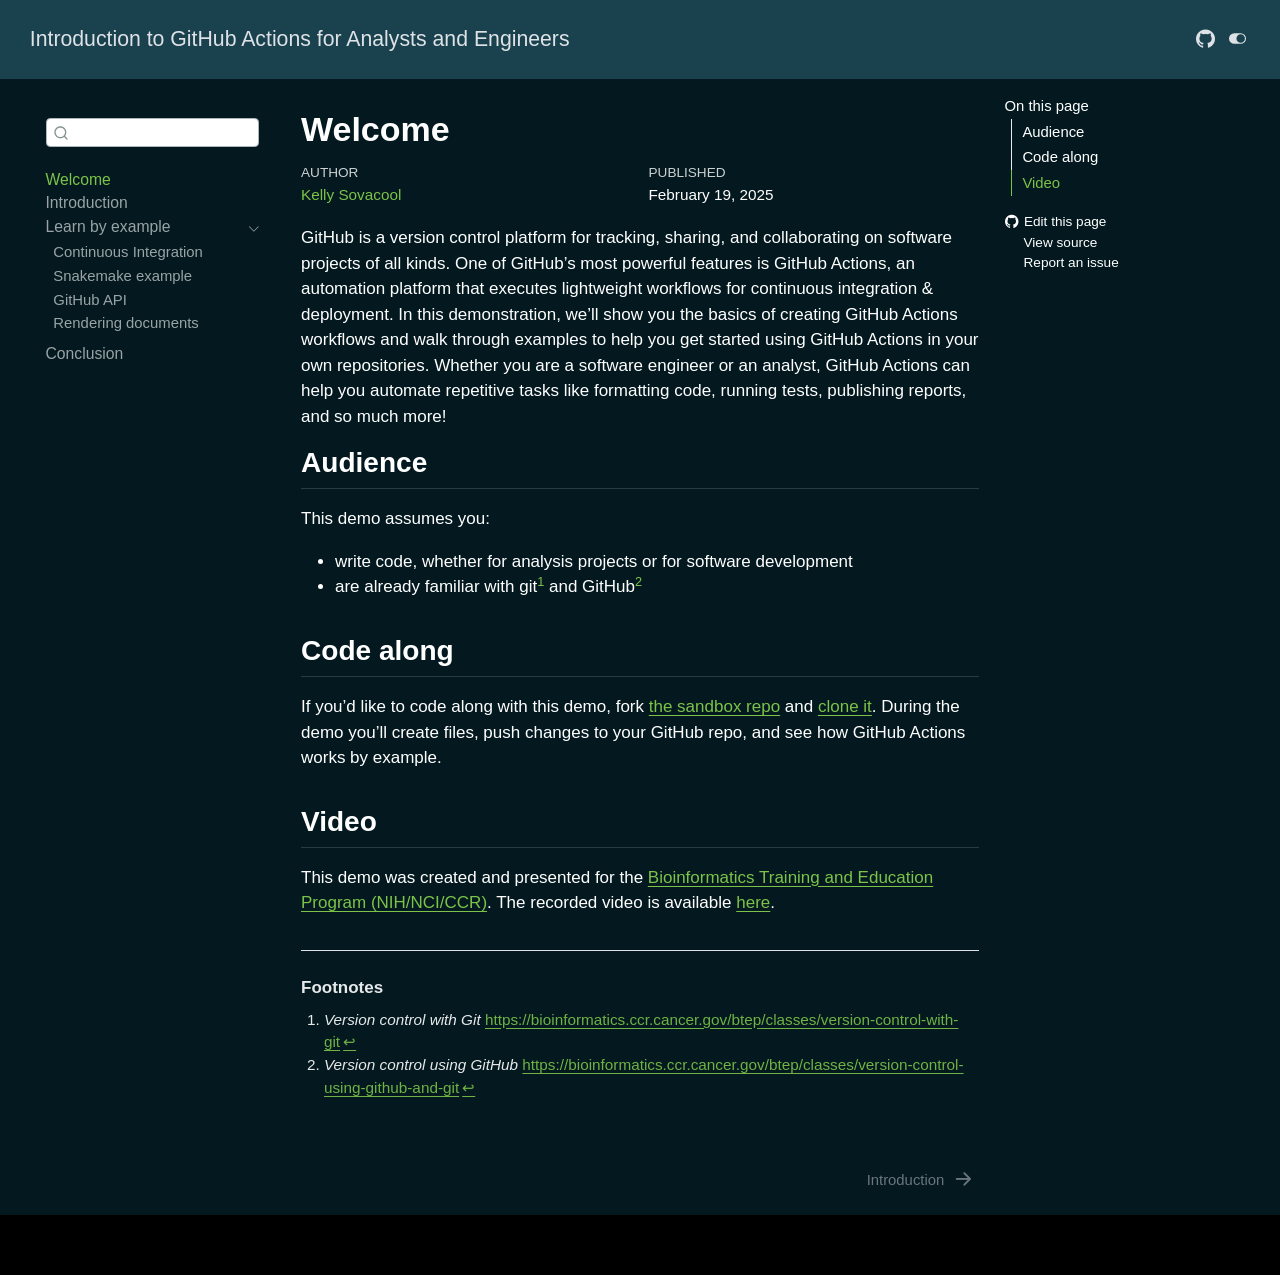
<file: index.html>
<!DOCTYPE html>
<html xmlns="http://www.w3.org/1999/xhtml" lang="en" xml:lang="en"><head>

<meta charset="utf-8">
<meta name="generator" content="quarto-1.7.33">

<meta name="viewport" content="width=device-width, initial-scale=1.0, user-scalable=yes">

<meta name="author" content="Kelly Sovacool">
<meta name="dcterms.date" content="2025-02-19">

<title>Welcome – Introduction to GitHub Actions for Analysts and Engineers</title>
<style>
code{white-space: pre-wrap;}
span.smallcaps{font-variant: small-caps;}
div.columns{display: flex; gap: min(4vw, 1.5em);}
div.column{flex: auto; overflow-x: auto;}
div.hanging-indent{margin-left: 1.5em; text-indent: -1.5em;}
ul.task-list{list-style: none;}
ul.task-list li input[type="checkbox"] {
  width: 0.8em;
  margin: 0 0.8em 0.2em -1em; /* quarto-specific, see https://github.com/quarto-dev/quarto-cli/issues/4556 */ 
  vertical-align: middle;
}
</style>


<script src="site_libs/quarto-nav/quarto-nav.js"></script>
<script src="site_libs/quarto-nav/headroom.min.js"></script>
<script src="site_libs/clipboard/clipboard.min.js"></script>
<script src="site_libs/quarto-search/autocomplete.umd.js"></script>
<script src="site_libs/quarto-search/fuse.min.js"></script>
<script src="site_libs/quarto-search/quarto-search.js"></script>
<meta name="quarto:offset" content="./">
<link href="./sections/intro.html" rel="next">
<script src="site_libs/quarto-html/quarto.js" type="module"></script>
<script src="site_libs/quarto-html/tabsets/tabsets.js" type="module"></script>
<script src="site_libs/quarto-html/popper.min.js"></script>
<script src="site_libs/quarto-html/tippy.umd.min.js"></script>
<script src="site_libs/quarto-html/anchor.min.js"></script>
<link href="site_libs/quarto-html/tippy.css" rel="stylesheet">
<link href="site_libs/quarto-html/quarto-syntax-highlighting-9030c950f5ed9fa19743216b2b2d9943.css" rel="stylesheet" class="quarto-color-scheme" id="quarto-text-highlighting-styles">
<link href="site_libs/quarto-html/quarto-syntax-highlighting-dark-6bb3c63d94507043459e7aee2b1a5d8c.css" rel="stylesheet" class="quarto-color-scheme quarto-color-alternate" id="quarto-text-highlighting-styles">
<script src="site_libs/bootstrap/bootstrap.min.js"></script>
<link href="site_libs/bootstrap/bootstrap-icons.css" rel="stylesheet">
<link href="site_libs/bootstrap/bootstrap-42c1b9b25e25fa9034d90897d8eac96a.min.css" rel="stylesheet" append-hash="true" class="quarto-color-scheme" id="quarto-bootstrap" data-mode="light">
<link href="site_libs/bootstrap/bootstrap-dark-a96bd67fb324587711cedc677fe7dfd1.min.css" rel="stylesheet" append-hash="true" class="quarto-color-scheme quarto-color-alternate" id="quarto-bootstrap" data-mode="dark">
<script id="quarto-search-options" type="application/json">{
  "location": "sidebar",
  "copy-button": false,
  "collapse-after": 3,
  "panel-placement": "start",
  "type": "textbox",
  "limit": 50,
  "keyboard-shortcut": [
    "f",
    "/",
    "s"
  ],
  "language": {
    "search-no-results-text": "No results",
    "search-matching-documents-text": "matching documents",
    "search-copy-link-title": "Copy link to search",
    "search-hide-matches-text": "Hide additional matches",
    "search-more-match-text": "more match in this document",
    "search-more-matches-text": "more matches in this document",
    "search-clear-button-title": "Clear",
    "search-text-placeholder": "",
    "search-detached-cancel-button-title": "Cancel",
    "search-submit-button-title": "Submit",
    "search-label": "Search"
  }
}</script>


</head>

<body class="nav-sidebar floating nav-fixed quarto-dark"><script id="quarto-html-before-body" type="application/javascript">
    const toggleBodyColorMode = (bsSheetEl) => {
      const mode = bsSheetEl.getAttribute("data-mode");
      const bodyEl = window.document.querySelector("body");
      if (mode === "dark") {
        bodyEl.classList.add("quarto-dark");
        bodyEl.classList.remove("quarto-light");
      } else {
        bodyEl.classList.add("quarto-light");
        bodyEl.classList.remove("quarto-dark");
      }
    }
    const toggleBodyColorPrimary = () => {
      const bsSheetEl = window.document.querySelector("link#quarto-bootstrap:not([rel=disabled-stylesheet])");
      if (bsSheetEl) {
        toggleBodyColorMode(bsSheetEl);
      }
    }
    const setColorSchemeToggle = (alternate) => {
      const toggles = window.document.querySelectorAll('.quarto-color-scheme-toggle');
      for (let i=0; i < toggles.length; i++) {
        const toggle = toggles[i];
        if (toggle) {
          if (alternate) {
            toggle.classList.add("alternate");
          } else {
            toggle.classList.remove("alternate");
          }
        }
      }
    };
    const toggleColorMode = (alternate) => {
      // Switch the stylesheets
      const primaryStylesheets = window.document.querySelectorAll('link.quarto-color-scheme:not(.quarto-color-alternate)');
      const alternateStylesheets = window.document.querySelectorAll('link.quarto-color-scheme.quarto-color-alternate');
      manageTransitions('#quarto-margin-sidebar .nav-link', false);
      if (alternate) {
        // note: dark is layered on light, we don't disable primary!
        enableStylesheet(alternateStylesheets);
        for (const sheetNode of alternateStylesheets) {
          if (sheetNode.id === "quarto-bootstrap") {
            toggleBodyColorMode(sheetNode);
          }
        }
      } else {
        disableStylesheet(alternateStylesheets);
        enableStylesheet(primaryStylesheets)
        toggleBodyColorPrimary();
      }
      manageTransitions('#quarto-margin-sidebar .nav-link', true);
      // Switch the toggles
      setColorSchemeToggle(alternate)
      // Hack to workaround the fact that safari doesn't
      // properly recolor the scrollbar when toggling (#1455)
      if (navigator.userAgent.indexOf('Safari') > 0 && navigator.userAgent.indexOf('Chrome') == -1) {
        manageTransitions("body", false);
        window.scrollTo(0, 1);
        setTimeout(() => {
          window.scrollTo(0, 0);
          manageTransitions("body", true);
        }, 40);
      }
    }
    const disableStylesheet = (stylesheets) => {
      for (let i=0; i < stylesheets.length; i++) {
        const stylesheet = stylesheets[i];
        stylesheet.rel = 'disabled-stylesheet';
      }
    }
    const enableStylesheet = (stylesheets) => {
      for (let i=0; i < stylesheets.length; i++) {
        const stylesheet = stylesheets[i];
        if(stylesheet.rel !== 'stylesheet') { // for Chrome, which will still FOUC without this check
          stylesheet.rel = 'stylesheet';
        }
      }
    }
    const manageTransitions = (selector, allowTransitions) => {
      const els = window.document.querySelectorAll(selector);
      for (let i=0; i < els.length; i++) {
        const el = els[i];
        if (allowTransitions) {
          el.classList.remove('notransition');
        } else {
          el.classList.add('notransition');
        }
      }
    }
    const isFileUrl = () => {
      return window.location.protocol === 'file:';
    }
    const hasAlternateSentinel = () => {
      let styleSentinel = getColorSchemeSentinel();
      if (styleSentinel !== null) {
        return styleSentinel === "alternate";
      } else {
        return false;
      }
    }
    const setStyleSentinel = (alternate) => {
      const value = alternate ? "alternate" : "default";
      if (!isFileUrl()) {
        window.localStorage.setItem("quarto-color-scheme", value);
      } else {
        localAlternateSentinel = value;
      }
    }
    const getColorSchemeSentinel = () => {
      if (!isFileUrl()) {
        const storageValue = window.localStorage.getItem("quarto-color-scheme");
        return storageValue != null ? storageValue : localAlternateSentinel;
      } else {
        return localAlternateSentinel;
      }
    }
    const toggleGiscusIfUsed = (isAlternate, darkModeDefault) => {
      const baseTheme = document.querySelector('#giscus-base-theme')?.value ?? 'light';
      const alternateTheme = document.querySelector('#giscus-alt-theme')?.value ?? 'dark';
      let newTheme = '';
      if(authorPrefersDark) {
        newTheme = isAlternate ? baseTheme : alternateTheme;
      } else {
        newTheme = isAlternate ? alternateTheme : baseTheme;
      }
      const changeGiscusTheme = () => {
        // From: https://github.com/giscus/giscus/issues/336
        const sendMessage = (message) => {
          const iframe = document.querySelector('iframe.giscus-frame');
          if (!iframe) return;
          iframe.contentWindow.postMessage({ giscus: message }, 'https://giscus.app');
        }
        sendMessage({
          setConfig: {
            theme: newTheme
          }
        });
      }
      const isGiscussLoaded = window.document.querySelector('iframe.giscus-frame') !== null;
      if (isGiscussLoaded) {
        changeGiscusTheme();
      }
    };
    const authorPrefersDark = true;
    const darkModeDefault = authorPrefersDark;
    let localAlternateSentinel = darkModeDefault ? 'alternate' : 'default';
    // Dark / light mode switch
    window.quartoToggleColorScheme = () => {
      // Read the current dark / light value
      let toAlternate = !hasAlternateSentinel();
      toggleColorMode(toAlternate);
      setStyleSentinel(toAlternate);
      toggleGiscusIfUsed(toAlternate, darkModeDefault);
      window.dispatchEvent(new Event('resize'));
    };
    // Switch to dark mode if need be
    if (hasAlternateSentinel()) {
      toggleColorMode(true);
    } else {
      toggleColorMode(false);
    }
  </script>

<div id="quarto-search-results"></div>
  <header id="quarto-header" class="headroom fixed-top">
    <nav class="navbar navbar-expand-lg " data-bs-theme="dark">
      <div class="navbar-container container-fluid">
      <div class="navbar-brand-container mx-auto">
    <a class="navbar-brand" href="./index.html">
    <span class="navbar-title">Introduction to GitHub Actions for Analysts and Engineers</span>
    </a>
  </div>
          <button class="navbar-toggler" type="button" data-bs-toggle="collapse" data-bs-target="#navbarCollapse" aria-controls="navbarCollapse" role="menu" aria-expanded="false" aria-label="Toggle navigation" onclick="if (window.quartoToggleHeadroom) { window.quartoToggleHeadroom(); }">
  <span class="navbar-toggler-icon"></span>
</button>
          <div class="collapse navbar-collapse" id="navbarCollapse">
            <ul class="navbar-nav navbar-nav-scroll ms-auto">
  <li class="nav-item compact">
    <a class="nav-link" href="https://github.com/kelly-sovacool/gh-actions-demo"> <i class="bi bi-github" role="img" aria-label="GitHub repository">
</i> 
<span class="menu-text"></span></a>
  </li>  
</ul>
          </div> <!-- /navcollapse -->
            <div class="quarto-navbar-tools">
  <a href="" class="quarto-color-scheme-toggle quarto-navigation-tool  px-1" onclick="window.quartoToggleColorScheme(); return false;" title="Toggle dark mode"><i class="bi"></i></a>
</div>
      </div> <!-- /container-fluid -->
    </nav>
  <nav class="quarto-secondary-nav">
    <div class="container-fluid d-flex">
      <button type="button" class="quarto-btn-toggle btn" data-bs-toggle="collapse" role="button" data-bs-target=".quarto-sidebar-collapse-item" aria-controls="quarto-sidebar" aria-expanded="false" aria-label="Toggle sidebar navigation" onclick="if (window.quartoToggleHeadroom) { window.quartoToggleHeadroom(); }">
        <i class="bi bi-layout-text-sidebar-reverse"></i>
      </button>
        <nav class="quarto-page-breadcrumbs" aria-label="breadcrumb"><ol class="breadcrumb"><li class="breadcrumb-item"><a href="./index.html">Welcome</a></li></ol></nav>
        <a class="flex-grow-1" role="navigation" data-bs-toggle="collapse" data-bs-target=".quarto-sidebar-collapse-item" aria-controls="quarto-sidebar" aria-expanded="false" aria-label="Toggle sidebar navigation" onclick="if (window.quartoToggleHeadroom) { window.quartoToggleHeadroom(); }">      
        </a>
      <button type="button" class="btn quarto-search-button" aria-label="Search" onclick="window.quartoOpenSearch();">
        <i class="bi bi-search"></i>
      </button>
    </div>
  </nav>
</header>
<!-- content -->
<div id="quarto-content" class="quarto-container page-columns page-rows-contents page-layout-article page-navbar">
<!-- sidebar -->
  <nav id="quarto-sidebar" class="sidebar collapse collapse-horizontal quarto-sidebar-collapse-item sidebar-navigation floating overflow-auto">
        <div class="mt-2 flex-shrink-0 align-items-center">
        <div class="sidebar-search">
        <div id="quarto-search" class="" title="Search"></div>
        </div>
        </div>
    <div class="sidebar-menu-container"> 
    <ul class="list-unstyled mt-1">
        <li class="sidebar-item">
  <div class="sidebar-item-container"> 
  <a href="./index.html" class="sidebar-item-text sidebar-link active">
 <span class="menu-text">Welcome</span></a>
  </div>
</li>
        <li class="sidebar-item">
  <div class="sidebar-item-container"> 
  <a href="./sections/intro.html" class="sidebar-item-text sidebar-link">
 <span class="menu-text">Introduction</span></a>
  </div>
</li>
        <li class="sidebar-item sidebar-item-section">
      <div class="sidebar-item-container"> 
            <a class="sidebar-item-text sidebar-link text-start" data-bs-toggle="collapse" data-bs-target="#quarto-sidebar-section-1" role="navigation" aria-expanded="true">
 <span class="menu-text">Learn by example</span></a>
          <a class="sidebar-item-toggle text-start" data-bs-toggle="collapse" data-bs-target="#quarto-sidebar-section-1" role="navigation" aria-expanded="true" aria-label="Toggle section">
            <i class="bi bi-chevron-right ms-2"></i>
          </a> 
      </div>
      <ul id="quarto-sidebar-section-1" class="collapse list-unstyled sidebar-section depth1 show">  
          <li class="sidebar-item">
  <div class="sidebar-item-container"> 
  <a href="./sections/ci.html" class="sidebar-item-text sidebar-link">
 <span class="menu-text">Continuous Integration</span></a>
  </div>
</li>
          <li class="sidebar-item">
  <div class="sidebar-item-container"> 
  <a href="./sections/snakemake.html" class="sidebar-item-text sidebar-link">
 <span class="menu-text">Snakemake example</span></a>
  </div>
</li>
          <li class="sidebar-item">
  <div class="sidebar-item-container"> 
  <a href="./sections/ghapi.html" class="sidebar-item-text sidebar-link">
 <span class="menu-text">GitHub API</span></a>
  </div>
</li>
          <li class="sidebar-item">
  <div class="sidebar-item-container"> 
  <a href="./sections/docs.html" class="sidebar-item-text sidebar-link">
 <span class="menu-text">Rendering documents</span></a>
  </div>
</li>
      </ul>
  </li>
        <li class="sidebar-item">
  <div class="sidebar-item-container"> 
  <a href="./sections/conclusion.html" class="sidebar-item-text sidebar-link">
 <span class="menu-text">Conclusion</span></a>
  </div>
</li>
    </ul>
    </div>
</nav>
<div id="quarto-sidebar-glass" class="quarto-sidebar-collapse-item" data-bs-toggle="collapse" data-bs-target=".quarto-sidebar-collapse-item"></div>
<!-- margin-sidebar -->
    <div id="quarto-margin-sidebar" class="sidebar margin-sidebar">
        <nav id="TOC" role="doc-toc" class="toc-active">
    <h2 id="toc-title">On this page</h2>
   
  <ul>
  <li><a href="#audience" id="toc-audience" class="nav-link active" data-scroll-target="#audience">Audience</a></li>
  <li><a href="#code-along" id="toc-code-along" class="nav-link" data-scroll-target="#code-along">Code along</a></li>
  <li><a href="#video" id="toc-video" class="nav-link" data-scroll-target="#video">Video</a></li>
  </ul>
<div class="toc-actions"><ul><li><a href="https://github.com/kelly-sovacool/gh-actions-demo/edit/main/index.qmd" class="toc-action"><i class="bi bi-github"></i>Edit this page</a></li><li><a href="https://github.com/kelly-sovacool/gh-actions-demo/blob/main/index.qmd" class="toc-action"><i class="bi empty"></i>View source</a></li><li><a href="https://github.com/kelly-sovacool/gh-actions-demo/issues/new" class="toc-action"><i class="bi empty"></i>Report an issue</a></li></ul></div></nav>
    </div>
<!-- main -->
<main class="content" id="quarto-document-content">


<header id="title-block-header" class="quarto-title-block default">
<div class="quarto-title">
<h1 class="title">Welcome</h1>
</div>



<div class="quarto-title-meta">

    <div>
    <div class="quarto-title-meta-heading">Author</div>
    <div class="quarto-title-meta-contents">
             <p><a href="https://sovacool.dev">Kelly Sovacool</a> </p>
          </div>
  </div>
    
    <div>
    <div class="quarto-title-meta-heading">Published</div>
    <div class="quarto-title-meta-contents">
      <p class="date">February 19, 2025</p>
    </div>
  </div>
  
    
  </div>
  


</header>


<p>GitHub is a version control platform for tracking, sharing, and collaborating on software projects of all kinds. One of GitHub’s most powerful features is GitHub Actions, an automation platform that executes lightweight workflows for continuous integration &amp; deployment. In this demonstration, we’ll show you the basics of creating GitHub Actions workflows and walk through examples to help you get started using GitHub Actions in your own repositories. Whether you are a software engineer or an analyst, GitHub Actions can help you automate repetitive tasks like formatting code, running tests, publishing reports, and so much more!</p>
<section id="audience" class="level2">
<h2 class="anchored" data-anchor-id="audience">Audience</h2>
<p>This demo assumes you:</p>
<ul>
<li>write code, whether for analysis projects or for software development</li>
<li>are already familiar with git<a href="#fn1" class="footnote-ref" id="fnref1" role="doc-noteref"><sup>1</sup></a> and GitHub<a href="#fn2" class="footnote-ref" id="fnref2" role="doc-noteref"><sup>2</sup></a></li>
</ul>
</section>
<section id="code-along" class="level2">
<h2 class="anchored" data-anchor-id="code-along">Code along</h2>
<p>If you’d like to code along with this demo, fork <a href="https://github.com/kelly-sovacool/gh-actions-sandbox/fork">the sandbox repo</a> and <a href="https://docs.github.com/en/repositories/creating-and-managing-repositories/cloning-a-repository">clone it</a>. During the demo you’ll create files, push changes to your GitHub repo, and see how GitHub Actions works by example.</p>
</section>
<section id="video" class="level2">
<h2 class="anchored" data-anchor-id="video">Video</h2>
<p>This demo was created and presented for the <a href="https://bioinformatics.ccr.cancer.gov/btep/classes/">Bioinformatics Training and Education Program (NIH/NCI/CCR)</a>. The recorded video is available <a href="https://cbiit.webex.com/cbiit/ldr.php?RCID=3c728d9bd6f2efc3ecad6b72a807a7c2">here</a>.</p>


</section>


<div id="quarto-appendix" class="default"><section id="footnotes" class="footnotes footnotes-end-of-document" role="doc-endnotes"><h2 class="anchored quarto-appendix-heading">Footnotes</h2>

<ol>
<li id="fn1"><p><em>Version control with Git</em> <a href="https://bioinformatics.ccr.cancer.gov/btep/classes/version-control-with-git" class="uri">https://bioinformatics.ccr.cancer.gov/btep/classes/version-control-with-git</a><a href="#fnref1" class="footnote-back" role="doc-backlink">↩︎</a></p></li>
<li id="fn2"><p><em>Version control using GitHub</em> <a href="https://bioinformatics.ccr.cancer.gov/btep/classes/version-control-using-github-and-git" class="uri">https://bioinformatics.ccr.cancer.gov/btep/classes/version-control-using-github-and-git</a><a href="#fnref2" class="footnote-back" role="doc-backlink">↩︎</a></p></li>
</ol>
</section></div></main> <!-- /main -->
<script id="quarto-html-after-body" type="application/javascript">
  window.document.addEventListener("DOMContentLoaded", function (event) {
    // Ensure there is a toggle, if there isn't float one in the top right
    if (window.document.querySelector('.quarto-color-scheme-toggle') === null) {
      const a = window.document.createElement('a');
      a.classList.add('top-right');
      a.classList.add('quarto-color-scheme-toggle');
      a.href = "";
      a.onclick = function() { try { window.quartoToggleColorScheme(); } catch {} return false; };
      const i = window.document.createElement("i");
      i.classList.add('bi');
      a.appendChild(i);
      window.document.body.appendChild(a);
    }
    setColorSchemeToggle(hasAlternateSentinel())
    const icon = "";
    const anchorJS = new window.AnchorJS();
    anchorJS.options = {
      placement: 'right',
      icon: icon
    };
    anchorJS.add('.anchored');
    const isCodeAnnotation = (el) => {
      for (const clz of el.classList) {
        if (clz.startsWith('code-annotation-')) {                     
          return true;
        }
      }
      return false;
    }
    const onCopySuccess = function(e) {
      // button target
      const button = e.trigger;
      // don't keep focus
      button.blur();
      // flash "checked"
      button.classList.add('code-copy-button-checked');
      var currentTitle = button.getAttribute("title");
      button.setAttribute("title", "Copied!");
      let tooltip;
      if (window.bootstrap) {
        button.setAttribute("data-bs-toggle", "tooltip");
        button.setAttribute("data-bs-placement", "left");
        button.setAttribute("data-bs-title", "Copied!");
        tooltip = new bootstrap.Tooltip(button, 
          { trigger: "manual", 
            customClass: "code-copy-button-tooltip",
            offset: [0, -8]});
        tooltip.show();    
      }
      setTimeout(function() {
        if (tooltip) {
          tooltip.hide();
          button.removeAttribute("data-bs-title");
          button.removeAttribute("data-bs-toggle");
          button.removeAttribute("data-bs-placement");
        }
        button.setAttribute("title", currentTitle);
        button.classList.remove('code-copy-button-checked');
      }, 1000);
      // clear code selection
      e.clearSelection();
    }
    const getTextToCopy = function(trigger) {
        const codeEl = trigger.previousElementSibling.cloneNode(true);
        for (const childEl of codeEl.children) {
          if (isCodeAnnotation(childEl)) {
            childEl.remove();
          }
        }
        return codeEl.innerText;
    }
    const clipboard = new window.ClipboardJS('.code-copy-button:not([data-in-quarto-modal])', {
      text: getTextToCopy
    });
    clipboard.on('success', onCopySuccess);
    if (window.document.getElementById('quarto-embedded-source-code-modal')) {
      const clipboardModal = new window.ClipboardJS('.code-copy-button[data-in-quarto-modal]', {
        text: getTextToCopy,
        container: window.document.getElementById('quarto-embedded-source-code-modal')
      });
      clipboardModal.on('success', onCopySuccess);
    }
      var localhostRegex = new RegExp(/^(?:http|https):\/\/localhost\:?[0-9]*\//);
      var mailtoRegex = new RegExp(/^mailto:/);
        var filterRegex = new RegExp("https:\/\/kelly-sovacool\.github\.io\/gh-actions-demo\/");
      var isInternal = (href) => {
          return filterRegex.test(href) || localhostRegex.test(href) || mailtoRegex.test(href);
      }
      // Inspect non-navigation links and adorn them if external
     var links = window.document.querySelectorAll('a[href]:not(.nav-link):not(.navbar-brand):not(.toc-action):not(.sidebar-link):not(.sidebar-item-toggle):not(.pagination-link):not(.no-external):not([aria-hidden]):not(.dropdown-item):not(.quarto-navigation-tool):not(.about-link)');
      for (var i=0; i<links.length; i++) {
        const link = links[i];
        if (!isInternal(link.href)) {
          // undo the damage that might have been done by quarto-nav.js in the case of
          // links that we want to consider external
          if (link.dataset.originalHref !== undefined) {
            link.href = link.dataset.originalHref;
          }
        }
      }
    function tippyHover(el, contentFn, onTriggerFn, onUntriggerFn) {
      const config = {
        allowHTML: true,
        maxWidth: 500,
        delay: 100,
        arrow: false,
        appendTo: function(el) {
            return el.parentElement;
        },
        interactive: true,
        interactiveBorder: 10,
        theme: 'quarto',
        placement: 'bottom-start',
      };
      if (contentFn) {
        config.content = contentFn;
      }
      if (onTriggerFn) {
        config.onTrigger = onTriggerFn;
      }
      if (onUntriggerFn) {
        config.onUntrigger = onUntriggerFn;
      }
      window.tippy(el, config); 
    }
    const noterefs = window.document.querySelectorAll('a[role="doc-noteref"]');
    for (var i=0; i<noterefs.length; i++) {
      const ref = noterefs[i];
      tippyHover(ref, function() {
        // use id or data attribute instead here
        let href = ref.getAttribute('data-footnote-href') || ref.getAttribute('href');
        try { href = new URL(href).hash; } catch {}
        const id = href.replace(/^#\/?/, "");
        const note = window.document.getElementById(id);
        if (note) {
          return note.innerHTML;
        } else {
          return "";
        }
      });
    }
    const xrefs = window.document.querySelectorAll('a.quarto-xref');
    const processXRef = (id, note) => {
      // Strip column container classes
      const stripColumnClz = (el) => {
        el.classList.remove("page-full", "page-columns");
        if (el.children) {
          for (const child of el.children) {
            stripColumnClz(child);
          }
        }
      }
      stripColumnClz(note)
      if (id === null || id.startsWith('sec-')) {
        // Special case sections, only their first couple elements
        const container = document.createElement("div");
        if (note.children && note.children.length > 2) {
          container.appendChild(note.children[0].cloneNode(true));
          for (let i = 1; i < note.children.length; i++) {
            const child = note.children[i];
            if (child.tagName === "P" && child.innerText === "") {
              continue;
            } else {
              container.appendChild(child.cloneNode(true));
              break;
            }
          }
          if (window.Quarto?.typesetMath) {
            window.Quarto.typesetMath(container);
          }
          return container.innerHTML
        } else {
          if (window.Quarto?.typesetMath) {
            window.Quarto.typesetMath(note);
          }
          return note.innerHTML;
        }
      } else {
        // Remove any anchor links if they are present
        const anchorLink = note.querySelector('a.anchorjs-link');
        if (anchorLink) {
          anchorLink.remove();
        }
        if (window.Quarto?.typesetMath) {
          window.Quarto.typesetMath(note);
        }
        if (note.classList.contains("callout")) {
          return note.outerHTML;
        } else {
          return note.innerHTML;
        }
      }
    }
    for (var i=0; i<xrefs.length; i++) {
      const xref = xrefs[i];
      tippyHover(xref, undefined, function(instance) {
        instance.disable();
        let url = xref.getAttribute('href');
        let hash = undefined; 
        if (url.startsWith('#')) {
          hash = url;
        } else {
          try { hash = new URL(url).hash; } catch {}
        }
        if (hash) {
          const id = hash.replace(/^#\/?/, "");
          const note = window.document.getElementById(id);
          if (note !== null) {
            try {
              const html = processXRef(id, note.cloneNode(true));
              instance.setContent(html);
            } finally {
              instance.enable();
              instance.show();
            }
          } else {
            // See if we can fetch this
            fetch(url.split('#')[0])
            .then(res => res.text())
            .then(html => {
              const parser = new DOMParser();
              const htmlDoc = parser.parseFromString(html, "text/html");
              const note = htmlDoc.getElementById(id);
              if (note !== null) {
                const html = processXRef(id, note);
                instance.setContent(html);
              } 
            }).finally(() => {
              instance.enable();
              instance.show();
            });
          }
        } else {
          // See if we can fetch a full url (with no hash to target)
          // This is a special case and we should probably do some content thinning / targeting
          fetch(url)
          .then(res => res.text())
          .then(html => {
            const parser = new DOMParser();
            const htmlDoc = parser.parseFromString(html, "text/html");
            const note = htmlDoc.querySelector('main.content');
            if (note !== null) {
              // This should only happen for chapter cross references
              // (since there is no id in the URL)
              // remove the first header
              if (note.children.length > 0 && note.children[0].tagName === "HEADER") {
                note.children[0].remove();
              }
              const html = processXRef(null, note);
              instance.setContent(html);
            } 
          }).finally(() => {
            instance.enable();
            instance.show();
          });
        }
      }, function(instance) {
      });
    }
        let selectedAnnoteEl;
        const selectorForAnnotation = ( cell, annotation) => {
          let cellAttr = 'data-code-cell="' + cell + '"';
          let lineAttr = 'data-code-annotation="' +  annotation + '"';
          const selector = 'span[' + cellAttr + '][' + lineAttr + ']';
          return selector;
        }
        const selectCodeLines = (annoteEl) => {
          const doc = window.document;
          const targetCell = annoteEl.getAttribute("data-target-cell");
          const targetAnnotation = annoteEl.getAttribute("data-target-annotation");
          const annoteSpan = window.document.querySelector(selectorForAnnotation(targetCell, targetAnnotation));
          const lines = annoteSpan.getAttribute("data-code-lines").split(",");
          const lineIds = lines.map((line) => {
            return targetCell + "-" + line;
          })
          let top = null;
          let height = null;
          let parent = null;
          if (lineIds.length > 0) {
              //compute the position of the single el (top and bottom and make a div)
              const el = window.document.getElementById(lineIds[0]);
              top = el.offsetTop;
              height = el.offsetHeight;
              parent = el.parentElement.parentElement;
            if (lineIds.length > 1) {
              const lastEl = window.document.getElementById(lineIds[lineIds.length - 1]);
              const bottom = lastEl.offsetTop + lastEl.offsetHeight;
              height = bottom - top;
            }
            if (top !== null && height !== null && parent !== null) {
              // cook up a div (if necessary) and position it 
              let div = window.document.getElementById("code-annotation-line-highlight");
              if (div === null) {
                div = window.document.createElement("div");
                div.setAttribute("id", "code-annotation-line-highlight");
                div.style.position = 'absolute';
                parent.appendChild(div);
              }
              div.style.top = top - 2 + "px";
              div.style.height = height + 4 + "px";
              div.style.left = 0;
              let gutterDiv = window.document.getElementById("code-annotation-line-highlight-gutter");
              if (gutterDiv === null) {
                gutterDiv = window.document.createElement("div");
                gutterDiv.setAttribute("id", "code-annotation-line-highlight-gutter");
                gutterDiv.style.position = 'absolute';
                const codeCell = window.document.getElementById(targetCell);
                const gutter = codeCell.querySelector('.code-annotation-gutter');
                gutter.appendChild(gutterDiv);
              }
              gutterDiv.style.top = top - 2 + "px";
              gutterDiv.style.height = height + 4 + "px";
            }
            selectedAnnoteEl = annoteEl;
          }
        };
        const unselectCodeLines = () => {
          const elementsIds = ["code-annotation-line-highlight", "code-annotation-line-highlight-gutter"];
          elementsIds.forEach((elId) => {
            const div = window.document.getElementById(elId);
            if (div) {
              div.remove();
            }
          });
          selectedAnnoteEl = undefined;
        };
          // Handle positioning of the toggle
      window.addEventListener(
        "resize",
        throttle(() => {
          elRect = undefined;
          if (selectedAnnoteEl) {
            selectCodeLines(selectedAnnoteEl);
          }
        }, 10)
      );
      function throttle(fn, ms) {
      let throttle = false;
      let timer;
        return (...args) => {
          if(!throttle) { // first call gets through
              fn.apply(this, args);
              throttle = true;
          } else { // all the others get throttled
              if(timer) clearTimeout(timer); // cancel #2
              timer = setTimeout(() => {
                fn.apply(this, args);
                timer = throttle = false;
              }, ms);
          }
        };
      }
        // Attach click handler to the DT
        const annoteDls = window.document.querySelectorAll('dt[data-target-cell]');
        for (const annoteDlNode of annoteDls) {
          annoteDlNode.addEventListener('click', (event) => {
            const clickedEl = event.target;
            if (clickedEl !== selectedAnnoteEl) {
              unselectCodeLines();
              const activeEl = window.document.querySelector('dt[data-target-cell].code-annotation-active');
              if (activeEl) {
                activeEl.classList.remove('code-annotation-active');
              }
              selectCodeLines(clickedEl);
              clickedEl.classList.add('code-annotation-active');
            } else {
              // Unselect the line
              unselectCodeLines();
              clickedEl.classList.remove('code-annotation-active');
            }
          });
        }
    const findCites = (el) => {
      const parentEl = el.parentElement;
      if (parentEl) {
        const cites = parentEl.dataset.cites;
        if (cites) {
          return {
            el,
            cites: cites.split(' ')
          };
        } else {
          return findCites(el.parentElement)
        }
      } else {
        return undefined;
      }
    };
    var bibliorefs = window.document.querySelectorAll('a[role="doc-biblioref"]');
    for (var i=0; i<bibliorefs.length; i++) {
      const ref = bibliorefs[i];
      const citeInfo = findCites(ref);
      if (citeInfo) {
        tippyHover(citeInfo.el, function() {
          var popup = window.document.createElement('div');
          citeInfo.cites.forEach(function(cite) {
            var citeDiv = window.document.createElement('div');
            citeDiv.classList.add('hanging-indent');
            citeDiv.classList.add('csl-entry');
            var biblioDiv = window.document.getElementById('ref-' + cite);
            if (biblioDiv) {
              citeDiv.innerHTML = biblioDiv.innerHTML;
            }
            popup.appendChild(citeDiv);
          });
          return popup.innerHTML;
        });
      }
    }
  });
  </script>
<nav class="page-navigation">
  <div class="nav-page nav-page-previous">
  </div>
  <div class="nav-page nav-page-next">
      <a href="./sections/intro.html" class="pagination-link" aria-label="Introduction">
        <span class="nav-page-text">Introduction</span> <i class="bi bi-arrow-right-short"></i>
      </a>
  </div>
</nav>
</div> <!-- /content -->




<footer class="footer"><div class="nav-footer"><div class="nav-footer-center"><div class="toc-actions d-sm-block d-md-none"><ul><li><a href="https://github.com/kelly-sovacool/gh-actions-demo/edit/main/index.qmd" class="toc-action"><i class="bi bi-github"></i>Edit this page</a></li><li><a href="https://github.com/kelly-sovacool/gh-actions-demo/blob/main/index.qmd" class="toc-action"><i class="bi empty"></i>View source</a></li><li><a href="https://github.com/kelly-sovacool/gh-actions-demo/issues/new" class="toc-action"><i class="bi empty"></i>Report an issue</a></li></ul></div></div></div></footer></body></html>
</file>
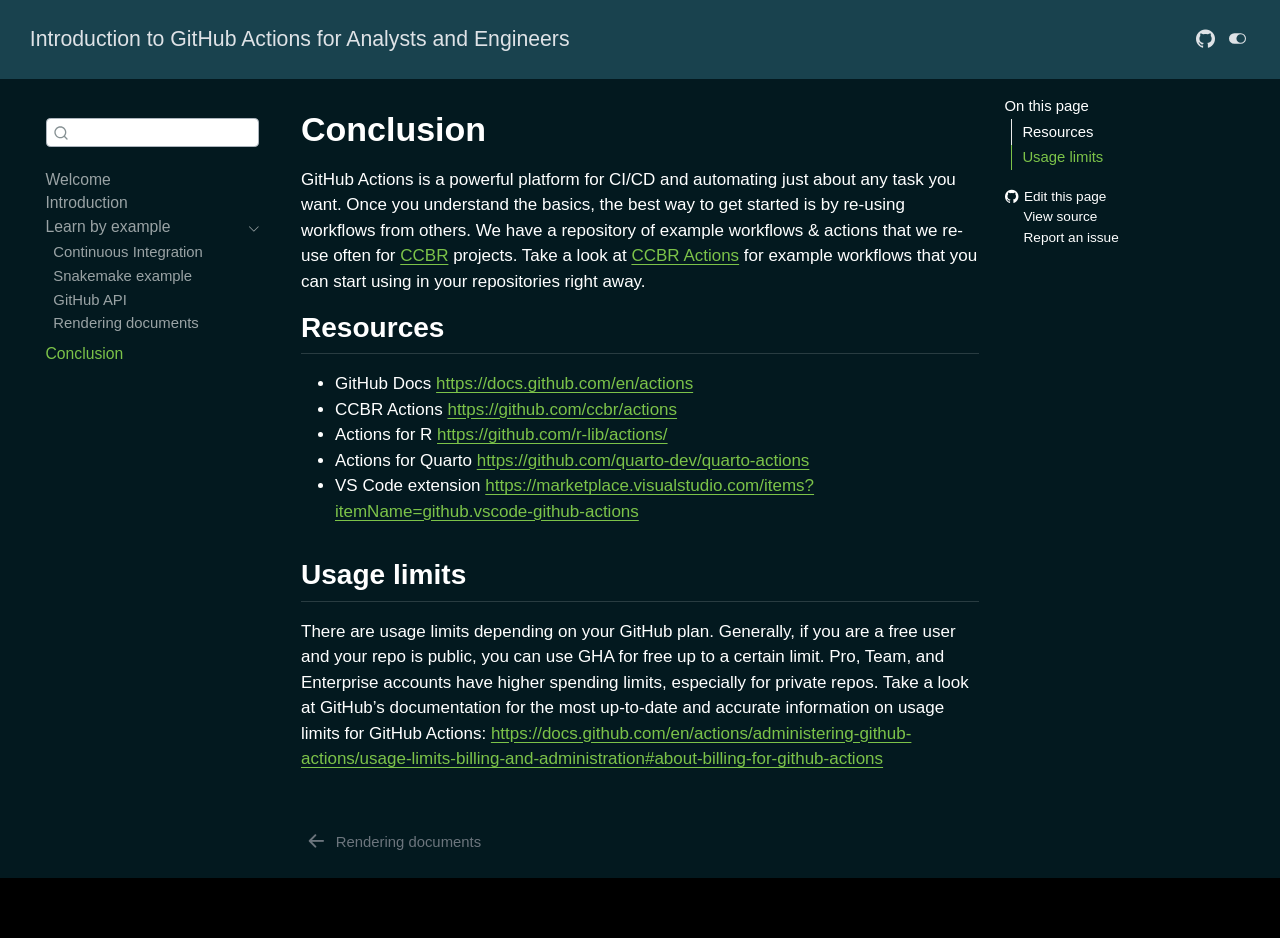
<file: sections/conclusion.html>
<!DOCTYPE html>
<html xmlns="http://www.w3.org/1999/xhtml" lang="en" xml:lang="en"><head>

<meta charset="utf-8">
<meta name="generator" content="quarto-1.7.33">

<meta name="viewport" content="width=device-width, initial-scale=1.0, user-scalable=yes">


<title>Conclusion – Introduction to GitHub Actions for Analysts and Engineers</title>
<style>
code{white-space: pre-wrap;}
span.smallcaps{font-variant: small-caps;}
div.columns{display: flex; gap: min(4vw, 1.5em);}
div.column{flex: auto; overflow-x: auto;}
div.hanging-indent{margin-left: 1.5em; text-indent: -1.5em;}
ul.task-list{list-style: none;}
ul.task-list li input[type="checkbox"] {
  width: 0.8em;
  margin: 0 0.8em 0.2em -1em; /* quarto-specific, see https://github.com/quarto-dev/quarto-cli/issues/4556 */ 
  vertical-align: middle;
}
</style>


<script src="../site_libs/quarto-nav/quarto-nav.js"></script>
<script src="../site_libs/quarto-nav/headroom.min.js"></script>
<script src="../site_libs/clipboard/clipboard.min.js"></script>
<script src="../site_libs/quarto-search/autocomplete.umd.js"></script>
<script src="../site_libs/quarto-search/fuse.min.js"></script>
<script src="../site_libs/quarto-search/quarto-search.js"></script>
<meta name="quarto:offset" content="../">
<link href="../sections/docs.html" rel="prev">
<script src="../site_libs/quarto-html/quarto.js" type="module"></script>
<script src="../site_libs/quarto-html/tabsets/tabsets.js" type="module"></script>
<script src="../site_libs/quarto-html/popper.min.js"></script>
<script src="../site_libs/quarto-html/tippy.umd.min.js"></script>
<script src="../site_libs/quarto-html/anchor.min.js"></script>
<link href="../site_libs/quarto-html/tippy.css" rel="stylesheet">
<link href="../site_libs/quarto-html/quarto-syntax-highlighting-9030c950f5ed9fa19743216b2b2d9943.css" rel="stylesheet" class="quarto-color-scheme" id="quarto-text-highlighting-styles">
<link href="../site_libs/quarto-html/quarto-syntax-highlighting-dark-6bb3c63d94507043459e7aee2b1a5d8c.css" rel="stylesheet" class="quarto-color-scheme quarto-color-alternate" id="quarto-text-highlighting-styles">
<script src="../site_libs/bootstrap/bootstrap.min.js"></script>
<link href="../site_libs/bootstrap/bootstrap-icons.css" rel="stylesheet">
<link href="../site_libs/bootstrap/bootstrap-42c1b9b25e25fa9034d90897d8eac96a.min.css" rel="stylesheet" append-hash="true" class="quarto-color-scheme" id="quarto-bootstrap" data-mode="light">
<link href="../site_libs/bootstrap/bootstrap-dark-a96bd67fb324587711cedc677fe7dfd1.min.css" rel="stylesheet" append-hash="true" class="quarto-color-scheme quarto-color-alternate" id="quarto-bootstrap" data-mode="dark">
<script id="quarto-search-options" type="application/json">{
  "location": "sidebar",
  "copy-button": false,
  "collapse-after": 3,
  "panel-placement": "start",
  "type": "textbox",
  "limit": 50,
  "keyboard-shortcut": [
    "f",
    "/",
    "s"
  ],
  "language": {
    "search-no-results-text": "No results",
    "search-matching-documents-text": "matching documents",
    "search-copy-link-title": "Copy link to search",
    "search-hide-matches-text": "Hide additional matches",
    "search-more-match-text": "more match in this document",
    "search-more-matches-text": "more matches in this document",
    "search-clear-button-title": "Clear",
    "search-text-placeholder": "",
    "search-detached-cancel-button-title": "Cancel",
    "search-submit-button-title": "Submit",
    "search-label": "Search"
  }
}</script>


</head>

<body class="nav-sidebar floating nav-fixed quarto-dark"><script id="quarto-html-before-body" type="application/javascript">
    const toggleBodyColorMode = (bsSheetEl) => {
      const mode = bsSheetEl.getAttribute("data-mode");
      const bodyEl = window.document.querySelector("body");
      if (mode === "dark") {
        bodyEl.classList.add("quarto-dark");
        bodyEl.classList.remove("quarto-light");
      } else {
        bodyEl.classList.add("quarto-light");
        bodyEl.classList.remove("quarto-dark");
      }
    }
    const toggleBodyColorPrimary = () => {
      const bsSheetEl = window.document.querySelector("link#quarto-bootstrap:not([rel=disabled-stylesheet])");
      if (bsSheetEl) {
        toggleBodyColorMode(bsSheetEl);
      }
    }
    const setColorSchemeToggle = (alternate) => {
      const toggles = window.document.querySelectorAll('.quarto-color-scheme-toggle');
      for (let i=0; i < toggles.length; i++) {
        const toggle = toggles[i];
        if (toggle) {
          if (alternate) {
            toggle.classList.add("alternate");
          } else {
            toggle.classList.remove("alternate");
          }
        }
      }
    };
    const toggleColorMode = (alternate) => {
      // Switch the stylesheets
      const primaryStylesheets = window.document.querySelectorAll('link.quarto-color-scheme:not(.quarto-color-alternate)');
      const alternateStylesheets = window.document.querySelectorAll('link.quarto-color-scheme.quarto-color-alternate');
      manageTransitions('#quarto-margin-sidebar .nav-link', false);
      if (alternate) {
        // note: dark is layered on light, we don't disable primary!
        enableStylesheet(alternateStylesheets);
        for (const sheetNode of alternateStylesheets) {
          if (sheetNode.id === "quarto-bootstrap") {
            toggleBodyColorMode(sheetNode);
          }
        }
      } else {
        disableStylesheet(alternateStylesheets);
        enableStylesheet(primaryStylesheets)
        toggleBodyColorPrimary();
      }
      manageTransitions('#quarto-margin-sidebar .nav-link', true);
      // Switch the toggles
      setColorSchemeToggle(alternate)
      // Hack to workaround the fact that safari doesn't
      // properly recolor the scrollbar when toggling (#1455)
      if (navigator.userAgent.indexOf('Safari') > 0 && navigator.userAgent.indexOf('Chrome') == -1) {
        manageTransitions("body", false);
        window.scrollTo(0, 1);
        setTimeout(() => {
          window.scrollTo(0, 0);
          manageTransitions("body", true);
        }, 40);
      }
    }
    const disableStylesheet = (stylesheets) => {
      for (let i=0; i < stylesheets.length; i++) {
        const stylesheet = stylesheets[i];
        stylesheet.rel = 'disabled-stylesheet';
      }
    }
    const enableStylesheet = (stylesheets) => {
      for (let i=0; i < stylesheets.length; i++) {
        const stylesheet = stylesheets[i];
        if(stylesheet.rel !== 'stylesheet') { // for Chrome, which will still FOUC without this check
          stylesheet.rel = 'stylesheet';
        }
      }
    }
    const manageTransitions = (selector, allowTransitions) => {
      const els = window.document.querySelectorAll(selector);
      for (let i=0; i < els.length; i++) {
        const el = els[i];
        if (allowTransitions) {
          el.classList.remove('notransition');
        } else {
          el.classList.add('notransition');
        }
      }
    }
    const isFileUrl = () => {
      return window.location.protocol === 'file:';
    }
    const hasAlternateSentinel = () => {
      let styleSentinel = getColorSchemeSentinel();
      if (styleSentinel !== null) {
        return styleSentinel === "alternate";
      } else {
        return false;
      }
    }
    const setStyleSentinel = (alternate) => {
      const value = alternate ? "alternate" : "default";
      if (!isFileUrl()) {
        window.localStorage.setItem("quarto-color-scheme", value);
      } else {
        localAlternateSentinel = value;
      }
    }
    const getColorSchemeSentinel = () => {
      if (!isFileUrl()) {
        const storageValue = window.localStorage.getItem("quarto-color-scheme");
        return storageValue != null ? storageValue : localAlternateSentinel;
      } else {
        return localAlternateSentinel;
      }
    }
    const toggleGiscusIfUsed = (isAlternate, darkModeDefault) => {
      const baseTheme = document.querySelector('#giscus-base-theme')?.value ?? 'light';
      const alternateTheme = document.querySelector('#giscus-alt-theme')?.value ?? 'dark';
      let newTheme = '';
      if(authorPrefersDark) {
        newTheme = isAlternate ? baseTheme : alternateTheme;
      } else {
        newTheme = isAlternate ? alternateTheme : baseTheme;
      }
      const changeGiscusTheme = () => {
        // From: https://github.com/giscus/giscus/issues/336
        const sendMessage = (message) => {
          const iframe = document.querySelector('iframe.giscus-frame');
          if (!iframe) return;
          iframe.contentWindow.postMessage({ giscus: message }, 'https://giscus.app');
        }
        sendMessage({
          setConfig: {
            theme: newTheme
          }
        });
      }
      const isGiscussLoaded = window.document.querySelector('iframe.giscus-frame') !== null;
      if (isGiscussLoaded) {
        changeGiscusTheme();
      }
    };
    const authorPrefersDark = true;
    const darkModeDefault = authorPrefersDark;
    let localAlternateSentinel = darkModeDefault ? 'alternate' : 'default';
    // Dark / light mode switch
    window.quartoToggleColorScheme = () => {
      // Read the current dark / light value
      let toAlternate = !hasAlternateSentinel();
      toggleColorMode(toAlternate);
      setStyleSentinel(toAlternate);
      toggleGiscusIfUsed(toAlternate, darkModeDefault);
      window.dispatchEvent(new Event('resize'));
    };
    // Switch to dark mode if need be
    if (hasAlternateSentinel()) {
      toggleColorMode(true);
    } else {
      toggleColorMode(false);
    }
  </script>

<div id="quarto-search-results"></div>
  <header id="quarto-header" class="headroom fixed-top">
    <nav class="navbar navbar-expand-lg " data-bs-theme="dark">
      <div class="navbar-container container-fluid">
      <div class="navbar-brand-container mx-auto">
    <a class="navbar-brand" href="../index.html">
    <span class="navbar-title">Introduction to GitHub Actions for Analysts and Engineers</span>
    </a>
  </div>
          <button class="navbar-toggler" type="button" data-bs-toggle="collapse" data-bs-target="#navbarCollapse" aria-controls="navbarCollapse" role="menu" aria-expanded="false" aria-label="Toggle navigation" onclick="if (window.quartoToggleHeadroom) { window.quartoToggleHeadroom(); }">
  <span class="navbar-toggler-icon"></span>
</button>
          <div class="collapse navbar-collapse" id="navbarCollapse">
            <ul class="navbar-nav navbar-nav-scroll ms-auto">
  <li class="nav-item compact">
    <a class="nav-link" href="https://github.com/kelly-sovacool/gh-actions-demo"> <i class="bi bi-github" role="img" aria-label="GitHub repository">
</i> 
<span class="menu-text"></span></a>
  </li>  
</ul>
          </div> <!-- /navcollapse -->
            <div class="quarto-navbar-tools">
  <a href="" class="quarto-color-scheme-toggle quarto-navigation-tool  px-1" onclick="window.quartoToggleColorScheme(); return false;" title="Toggle dark mode"><i class="bi"></i></a>
</div>
      </div> <!-- /container-fluid -->
    </nav>
  <nav class="quarto-secondary-nav">
    <div class="container-fluid d-flex">
      <button type="button" class="quarto-btn-toggle btn" data-bs-toggle="collapse" role="button" data-bs-target=".quarto-sidebar-collapse-item" aria-controls="quarto-sidebar" aria-expanded="false" aria-label="Toggle sidebar navigation" onclick="if (window.quartoToggleHeadroom) { window.quartoToggleHeadroom(); }">
        <i class="bi bi-layout-text-sidebar-reverse"></i>
      </button>
        <nav class="quarto-page-breadcrumbs" aria-label="breadcrumb"><ol class="breadcrumb"><li class="breadcrumb-item"><a href="../sections/conclusion.html">Conclusion</a></li></ol></nav>
        <a class="flex-grow-1" role="navigation" data-bs-toggle="collapse" data-bs-target=".quarto-sidebar-collapse-item" aria-controls="quarto-sidebar" aria-expanded="false" aria-label="Toggle sidebar navigation" onclick="if (window.quartoToggleHeadroom) { window.quartoToggleHeadroom(); }">      
        </a>
      <button type="button" class="btn quarto-search-button" aria-label="Search" onclick="window.quartoOpenSearch();">
        <i class="bi bi-search"></i>
      </button>
    </div>
  </nav>
</header>
<!-- content -->
<div id="quarto-content" class="quarto-container page-columns page-rows-contents page-layout-article page-navbar">
<!-- sidebar -->
  <nav id="quarto-sidebar" class="sidebar collapse collapse-horizontal quarto-sidebar-collapse-item sidebar-navigation floating overflow-auto">
        <div class="mt-2 flex-shrink-0 align-items-center">
        <div class="sidebar-search">
        <div id="quarto-search" class="" title="Search"></div>
        </div>
        </div>
    <div class="sidebar-menu-container"> 
    <ul class="list-unstyled mt-1">
        <li class="sidebar-item">
  <div class="sidebar-item-container"> 
  <a href="../index.html" class="sidebar-item-text sidebar-link">
 <span class="menu-text">Welcome</span></a>
  </div>
</li>
        <li class="sidebar-item">
  <div class="sidebar-item-container"> 
  <a href="../sections/intro.html" class="sidebar-item-text sidebar-link">
 <span class="menu-text">Introduction</span></a>
  </div>
</li>
        <li class="sidebar-item sidebar-item-section">
      <div class="sidebar-item-container"> 
            <a class="sidebar-item-text sidebar-link text-start" data-bs-toggle="collapse" data-bs-target="#quarto-sidebar-section-1" role="navigation" aria-expanded="true">
 <span class="menu-text">Learn by example</span></a>
          <a class="sidebar-item-toggle text-start" data-bs-toggle="collapse" data-bs-target="#quarto-sidebar-section-1" role="navigation" aria-expanded="true" aria-label="Toggle section">
            <i class="bi bi-chevron-right ms-2"></i>
          </a> 
      </div>
      <ul id="quarto-sidebar-section-1" class="collapse list-unstyled sidebar-section depth1 show">  
          <li class="sidebar-item">
  <div class="sidebar-item-container"> 
  <a href="../sections/ci.html" class="sidebar-item-text sidebar-link">
 <span class="menu-text">Continuous Integration</span></a>
  </div>
</li>
          <li class="sidebar-item">
  <div class="sidebar-item-container"> 
  <a href="../sections/snakemake.html" class="sidebar-item-text sidebar-link">
 <span class="menu-text">Snakemake example</span></a>
  </div>
</li>
          <li class="sidebar-item">
  <div class="sidebar-item-container"> 
  <a href="../sections/ghapi.html" class="sidebar-item-text sidebar-link">
 <span class="menu-text">GitHub API</span></a>
  </div>
</li>
          <li class="sidebar-item">
  <div class="sidebar-item-container"> 
  <a href="../sections/docs.html" class="sidebar-item-text sidebar-link">
 <span class="menu-text">Rendering documents</span></a>
  </div>
</li>
      </ul>
  </li>
        <li class="sidebar-item">
  <div class="sidebar-item-container"> 
  <a href="../sections/conclusion.html" class="sidebar-item-text sidebar-link active">
 <span class="menu-text">Conclusion</span></a>
  </div>
</li>
    </ul>
    </div>
</nav>
<div id="quarto-sidebar-glass" class="quarto-sidebar-collapse-item" data-bs-toggle="collapse" data-bs-target=".quarto-sidebar-collapse-item"></div>
<!-- margin-sidebar -->
    <div id="quarto-margin-sidebar" class="sidebar margin-sidebar">
        <nav id="TOC" role="doc-toc" class="toc-active">
    <h2 id="toc-title">On this page</h2>
   
  <ul>
  <li><a href="#resources" id="toc-resources" class="nav-link active" data-scroll-target="#resources">Resources</a></li>
  <li><a href="#usage-limits" id="toc-usage-limits" class="nav-link" data-scroll-target="#usage-limits">Usage limits</a></li>
  </ul>
<div class="toc-actions"><ul><li><a href="https://github.com/kelly-sovacool/gh-actions-demo/edit/main/sections/conclusion.qmd" class="toc-action"><i class="bi bi-github"></i>Edit this page</a></li><li><a href="https://github.com/kelly-sovacool/gh-actions-demo/blob/main/sections/conclusion.qmd" class="toc-action"><i class="bi empty"></i>View source</a></li><li><a href="https://github.com/kelly-sovacool/gh-actions-demo/issues/new" class="toc-action"><i class="bi empty"></i>Report an issue</a></li></ul></div></nav>
    </div>
<!-- main -->
<main class="content" id="quarto-document-content">


<header id="title-block-header" class="quarto-title-block default">
<div class="quarto-title">
<h1 class="title">Conclusion</h1>
</div>



<div class="quarto-title-meta">

    
  
    
  </div>
  


</header>


<p>GitHub Actions is a powerful platform for CI/CD and automating just about any task you want. Once you understand the basics, the best way to get started is by re-using workflows from others. We have a repository of example workflows &amp; actions that we re-use often for <a href="https://github.com/ccbr/">CCBR</a> projects. Take a look at <a href="https://github.com/ccbr/actions">CCBR Actions</a> for example workflows that you can start using in your repositories right away.</p>
<section id="resources" class="level2">
<h2 class="anchored" data-anchor-id="resources">Resources</h2>
<ul>
<li>GitHub Docs <a href="https://docs.github.com/en/actions" class="uri">https://docs.github.com/en/actions</a></li>
<li>CCBR Actions <a href="https://github.com/ccbr/actions" class="uri">https://github.com/ccbr/actions</a></li>
<li>Actions for R <a href="https://github.com/r-lib/actions/" class="uri">https://github.com/r-lib/actions/</a></li>
<li>Actions for Quarto <a href="https://github.com/quarto-dev/quarto-actions" class="uri">https://github.com/quarto-dev/quarto-actions</a></li>
<li>VS Code extension <a href="https://marketplace.visualstudio.com/items?itemName=github.vscode-github-actions" class="uri">https://marketplace.visualstudio.com/items?itemName=github.vscode-github-actions</a></li>
</ul>
</section>
<section id="usage-limits" class="level2">
<h2 class="anchored" data-anchor-id="usage-limits">Usage limits</h2>
<p>There are usage limits depending on your GitHub plan. Generally, if you are a free user and your repo is public, you can use GHA for free up to a certain limit. Pro, Team, and Enterprise accounts have higher spending limits, especially for private repos. Take a look at GitHub’s documentation for the most up-to-date and accurate information on usage limits for GitHub Actions: <a href="https://docs.github.com/en/actions/administering-github-actions/usage-limits-billing-and-administration#about-billing-for-github-actions" class="uri">https://docs.github.com/en/actions/administering-github-actions/usage-limits-billing-and-administration#about-billing-for-github-actions</a></p>


</section>

</main> <!-- /main -->
<script id="quarto-html-after-body" type="application/javascript">
  window.document.addEventListener("DOMContentLoaded", function (event) {
    // Ensure there is a toggle, if there isn't float one in the top right
    if (window.document.querySelector('.quarto-color-scheme-toggle') === null) {
      const a = window.document.createElement('a');
      a.classList.add('top-right');
      a.classList.add('quarto-color-scheme-toggle');
      a.href = "";
      a.onclick = function() { try { window.quartoToggleColorScheme(); } catch {} return false; };
      const i = window.document.createElement("i");
      i.classList.add('bi');
      a.appendChild(i);
      window.document.body.appendChild(a);
    }
    setColorSchemeToggle(hasAlternateSentinel())
    const icon = "";
    const anchorJS = new window.AnchorJS();
    anchorJS.options = {
      placement: 'right',
      icon: icon
    };
    anchorJS.add('.anchored');
    const isCodeAnnotation = (el) => {
      for (const clz of el.classList) {
        if (clz.startsWith('code-annotation-')) {                     
          return true;
        }
      }
      return false;
    }
    const onCopySuccess = function(e) {
      // button target
      const button = e.trigger;
      // don't keep focus
      button.blur();
      // flash "checked"
      button.classList.add('code-copy-button-checked');
      var currentTitle = button.getAttribute("title");
      button.setAttribute("title", "Copied!");
      let tooltip;
      if (window.bootstrap) {
        button.setAttribute("data-bs-toggle", "tooltip");
        button.setAttribute("data-bs-placement", "left");
        button.setAttribute("data-bs-title", "Copied!");
        tooltip = new bootstrap.Tooltip(button, 
          { trigger: "manual", 
            customClass: "code-copy-button-tooltip",
            offset: [0, -8]});
        tooltip.show();    
      }
      setTimeout(function() {
        if (tooltip) {
          tooltip.hide();
          button.removeAttribute("data-bs-title");
          button.removeAttribute("data-bs-toggle");
          button.removeAttribute("data-bs-placement");
        }
        button.setAttribute("title", currentTitle);
        button.classList.remove('code-copy-button-checked');
      }, 1000);
      // clear code selection
      e.clearSelection();
    }
    const getTextToCopy = function(trigger) {
        const codeEl = trigger.previousElementSibling.cloneNode(true);
        for (const childEl of codeEl.children) {
          if (isCodeAnnotation(childEl)) {
            childEl.remove();
          }
        }
        return codeEl.innerText;
    }
    const clipboard = new window.ClipboardJS('.code-copy-button:not([data-in-quarto-modal])', {
      text: getTextToCopy
    });
    clipboard.on('success', onCopySuccess);
    if (window.document.getElementById('quarto-embedded-source-code-modal')) {
      const clipboardModal = new window.ClipboardJS('.code-copy-button[data-in-quarto-modal]', {
        text: getTextToCopy,
        container: window.document.getElementById('quarto-embedded-source-code-modal')
      });
      clipboardModal.on('success', onCopySuccess);
    }
      var localhostRegex = new RegExp(/^(?:http|https):\/\/localhost\:?[0-9]*\//);
      var mailtoRegex = new RegExp(/^mailto:/);
        var filterRegex = new RegExp("https:\/\/kelly-sovacool\.github\.io\/gh-actions-demo\/");
      var isInternal = (href) => {
          return filterRegex.test(href) || localhostRegex.test(href) || mailtoRegex.test(href);
      }
      // Inspect non-navigation links and adorn them if external
     var links = window.document.querySelectorAll('a[href]:not(.nav-link):not(.navbar-brand):not(.toc-action):not(.sidebar-link):not(.sidebar-item-toggle):not(.pagination-link):not(.no-external):not([aria-hidden]):not(.dropdown-item):not(.quarto-navigation-tool):not(.about-link)');
      for (var i=0; i<links.length; i++) {
        const link = links[i];
        if (!isInternal(link.href)) {
          // undo the damage that might have been done by quarto-nav.js in the case of
          // links that we want to consider external
          if (link.dataset.originalHref !== undefined) {
            link.href = link.dataset.originalHref;
          }
        }
      }
    function tippyHover(el, contentFn, onTriggerFn, onUntriggerFn) {
      const config = {
        allowHTML: true,
        maxWidth: 500,
        delay: 100,
        arrow: false,
        appendTo: function(el) {
            return el.parentElement;
        },
        interactive: true,
        interactiveBorder: 10,
        theme: 'quarto',
        placement: 'bottom-start',
      };
      if (contentFn) {
        config.content = contentFn;
      }
      if (onTriggerFn) {
        config.onTrigger = onTriggerFn;
      }
      if (onUntriggerFn) {
        config.onUntrigger = onUntriggerFn;
      }
      window.tippy(el, config); 
    }
    const noterefs = window.document.querySelectorAll('a[role="doc-noteref"]');
    for (var i=0; i<noterefs.length; i++) {
      const ref = noterefs[i];
      tippyHover(ref, function() {
        // use id or data attribute instead here
        let href = ref.getAttribute('data-footnote-href') || ref.getAttribute('href');
        try { href = new URL(href).hash; } catch {}
        const id = href.replace(/^#\/?/, "");
        const note = window.document.getElementById(id);
        if (note) {
          return note.innerHTML;
        } else {
          return "";
        }
      });
    }
    const xrefs = window.document.querySelectorAll('a.quarto-xref');
    const processXRef = (id, note) => {
      // Strip column container classes
      const stripColumnClz = (el) => {
        el.classList.remove("page-full", "page-columns");
        if (el.children) {
          for (const child of el.children) {
            stripColumnClz(child);
          }
        }
      }
      stripColumnClz(note)
      if (id === null || id.startsWith('sec-')) {
        // Special case sections, only their first couple elements
        const container = document.createElement("div");
        if (note.children && note.children.length > 2) {
          container.appendChild(note.children[0].cloneNode(true));
          for (let i = 1; i < note.children.length; i++) {
            const child = note.children[i];
            if (child.tagName === "P" && child.innerText === "") {
              continue;
            } else {
              container.appendChild(child.cloneNode(true));
              break;
            }
          }
          if (window.Quarto?.typesetMath) {
            window.Quarto.typesetMath(container);
          }
          return container.innerHTML
        } else {
          if (window.Quarto?.typesetMath) {
            window.Quarto.typesetMath(note);
          }
          return note.innerHTML;
        }
      } else {
        // Remove any anchor links if they are present
        const anchorLink = note.querySelector('a.anchorjs-link');
        if (anchorLink) {
          anchorLink.remove();
        }
        if (window.Quarto?.typesetMath) {
          window.Quarto.typesetMath(note);
        }
        if (note.classList.contains("callout")) {
          return note.outerHTML;
        } else {
          return note.innerHTML;
        }
      }
    }
    for (var i=0; i<xrefs.length; i++) {
      const xref = xrefs[i];
      tippyHover(xref, undefined, function(instance) {
        instance.disable();
        let url = xref.getAttribute('href');
        let hash = undefined; 
        if (url.startsWith('#')) {
          hash = url;
        } else {
          try { hash = new URL(url).hash; } catch {}
        }
        if (hash) {
          const id = hash.replace(/^#\/?/, "");
          const note = window.document.getElementById(id);
          if (note !== null) {
            try {
              const html = processXRef(id, note.cloneNode(true));
              instance.setContent(html);
            } finally {
              instance.enable();
              instance.show();
            }
          } else {
            // See if we can fetch this
            fetch(url.split('#')[0])
            .then(res => res.text())
            .then(html => {
              const parser = new DOMParser();
              const htmlDoc = parser.parseFromString(html, "text/html");
              const note = htmlDoc.getElementById(id);
              if (note !== null) {
                const html = processXRef(id, note);
                instance.setContent(html);
              } 
            }).finally(() => {
              instance.enable();
              instance.show();
            });
          }
        } else {
          // See if we can fetch a full url (with no hash to target)
          // This is a special case and we should probably do some content thinning / targeting
          fetch(url)
          .then(res => res.text())
          .then(html => {
            const parser = new DOMParser();
            const htmlDoc = parser.parseFromString(html, "text/html");
            const note = htmlDoc.querySelector('main.content');
            if (note !== null) {
              // This should only happen for chapter cross references
              // (since there is no id in the URL)
              // remove the first header
              if (note.children.length > 0 && note.children[0].tagName === "HEADER") {
                note.children[0].remove();
              }
              const html = processXRef(null, note);
              instance.setContent(html);
            } 
          }).finally(() => {
            instance.enable();
            instance.show();
          });
        }
      }, function(instance) {
      });
    }
        let selectedAnnoteEl;
        const selectorForAnnotation = ( cell, annotation) => {
          let cellAttr = 'data-code-cell="' + cell + '"';
          let lineAttr = 'data-code-annotation="' +  annotation + '"';
          const selector = 'span[' + cellAttr + '][' + lineAttr + ']';
          return selector;
        }
        const selectCodeLines = (annoteEl) => {
          const doc = window.document;
          const targetCell = annoteEl.getAttribute("data-target-cell");
          const targetAnnotation = annoteEl.getAttribute("data-target-annotation");
          const annoteSpan = window.document.querySelector(selectorForAnnotation(targetCell, targetAnnotation));
          const lines = annoteSpan.getAttribute("data-code-lines").split(",");
          const lineIds = lines.map((line) => {
            return targetCell + "-" + line;
          })
          let top = null;
          let height = null;
          let parent = null;
          if (lineIds.length > 0) {
              //compute the position of the single el (top and bottom and make a div)
              const el = window.document.getElementById(lineIds[0]);
              top = el.offsetTop;
              height = el.offsetHeight;
              parent = el.parentElement.parentElement;
            if (lineIds.length > 1) {
              const lastEl = window.document.getElementById(lineIds[lineIds.length - 1]);
              const bottom = lastEl.offsetTop + lastEl.offsetHeight;
              height = bottom - top;
            }
            if (top !== null && height !== null && parent !== null) {
              // cook up a div (if necessary) and position it 
              let div = window.document.getElementById("code-annotation-line-highlight");
              if (div === null) {
                div = window.document.createElement("div");
                div.setAttribute("id", "code-annotation-line-highlight");
                div.style.position = 'absolute';
                parent.appendChild(div);
              }
              div.style.top = top - 2 + "px";
              div.style.height = height + 4 + "px";
              div.style.left = 0;
              let gutterDiv = window.document.getElementById("code-annotation-line-highlight-gutter");
              if (gutterDiv === null) {
                gutterDiv = window.document.createElement("div");
                gutterDiv.setAttribute("id", "code-annotation-line-highlight-gutter");
                gutterDiv.style.position = 'absolute';
                const codeCell = window.document.getElementById(targetCell);
                const gutter = codeCell.querySelector('.code-annotation-gutter');
                gutter.appendChild(gutterDiv);
              }
              gutterDiv.style.top = top - 2 + "px";
              gutterDiv.style.height = height + 4 + "px";
            }
            selectedAnnoteEl = annoteEl;
          }
        };
        const unselectCodeLines = () => {
          const elementsIds = ["code-annotation-line-highlight", "code-annotation-line-highlight-gutter"];
          elementsIds.forEach((elId) => {
            const div = window.document.getElementById(elId);
            if (div) {
              div.remove();
            }
          });
          selectedAnnoteEl = undefined;
        };
          // Handle positioning of the toggle
      window.addEventListener(
        "resize",
        throttle(() => {
          elRect = undefined;
          if (selectedAnnoteEl) {
            selectCodeLines(selectedAnnoteEl);
          }
        }, 10)
      );
      function throttle(fn, ms) {
      let throttle = false;
      let timer;
        return (...args) => {
          if(!throttle) { // first call gets through
              fn.apply(this, args);
              throttle = true;
          } else { // all the others get throttled
              if(timer) clearTimeout(timer); // cancel #2
              timer = setTimeout(() => {
                fn.apply(this, args);
                timer = throttle = false;
              }, ms);
          }
        };
      }
        // Attach click handler to the DT
        const annoteDls = window.document.querySelectorAll('dt[data-target-cell]');
        for (const annoteDlNode of annoteDls) {
          annoteDlNode.addEventListener('click', (event) => {
            const clickedEl = event.target;
            if (clickedEl !== selectedAnnoteEl) {
              unselectCodeLines();
              const activeEl = window.document.querySelector('dt[data-target-cell].code-annotation-active');
              if (activeEl) {
                activeEl.classList.remove('code-annotation-active');
              }
              selectCodeLines(clickedEl);
              clickedEl.classList.add('code-annotation-active');
            } else {
              // Unselect the line
              unselectCodeLines();
              clickedEl.classList.remove('code-annotation-active');
            }
          });
        }
    const findCites = (el) => {
      const parentEl = el.parentElement;
      if (parentEl) {
        const cites = parentEl.dataset.cites;
        if (cites) {
          return {
            el,
            cites: cites.split(' ')
          };
        } else {
          return findCites(el.parentElement)
        }
      } else {
        return undefined;
      }
    };
    var bibliorefs = window.document.querySelectorAll('a[role="doc-biblioref"]');
    for (var i=0; i<bibliorefs.length; i++) {
      const ref = bibliorefs[i];
      const citeInfo = findCites(ref);
      if (citeInfo) {
        tippyHover(citeInfo.el, function() {
          var popup = window.document.createElement('div');
          citeInfo.cites.forEach(function(cite) {
            var citeDiv = window.document.createElement('div');
            citeDiv.classList.add('hanging-indent');
            citeDiv.classList.add('csl-entry');
            var biblioDiv = window.document.getElementById('ref-' + cite);
            if (biblioDiv) {
              citeDiv.innerHTML = biblioDiv.innerHTML;
            }
            popup.appendChild(citeDiv);
          });
          return popup.innerHTML;
        });
      }
    }
  });
  </script>
<nav class="page-navigation">
  <div class="nav-page nav-page-previous">
      <a href="../sections/docs.html" class="pagination-link" aria-label="Rendering documents">
        <i class="bi bi-arrow-left-short"></i> <span class="nav-page-text">Rendering documents</span>
      </a>          
  </div>
  <div class="nav-page nav-page-next">
  </div>
</nav>
</div> <!-- /content -->




<footer class="footer"><div class="nav-footer"><div class="nav-footer-center"><div class="toc-actions d-sm-block d-md-none"><ul><li><a href="https://github.com/kelly-sovacool/gh-actions-demo/edit/main/sections/conclusion.qmd" class="toc-action"><i class="bi bi-github"></i>Edit this page</a></li><li><a href="https://github.com/kelly-sovacool/gh-actions-demo/blob/main/sections/conclusion.qmd" class="toc-action"><i class="bi empty"></i>View source</a></li><li><a href="https://github.com/kelly-sovacool/gh-actions-demo/issues/new" class="toc-action"><i class="bi empty"></i>Report an issue</a></li></ul></div></div></div></footer></body></html>
</file>
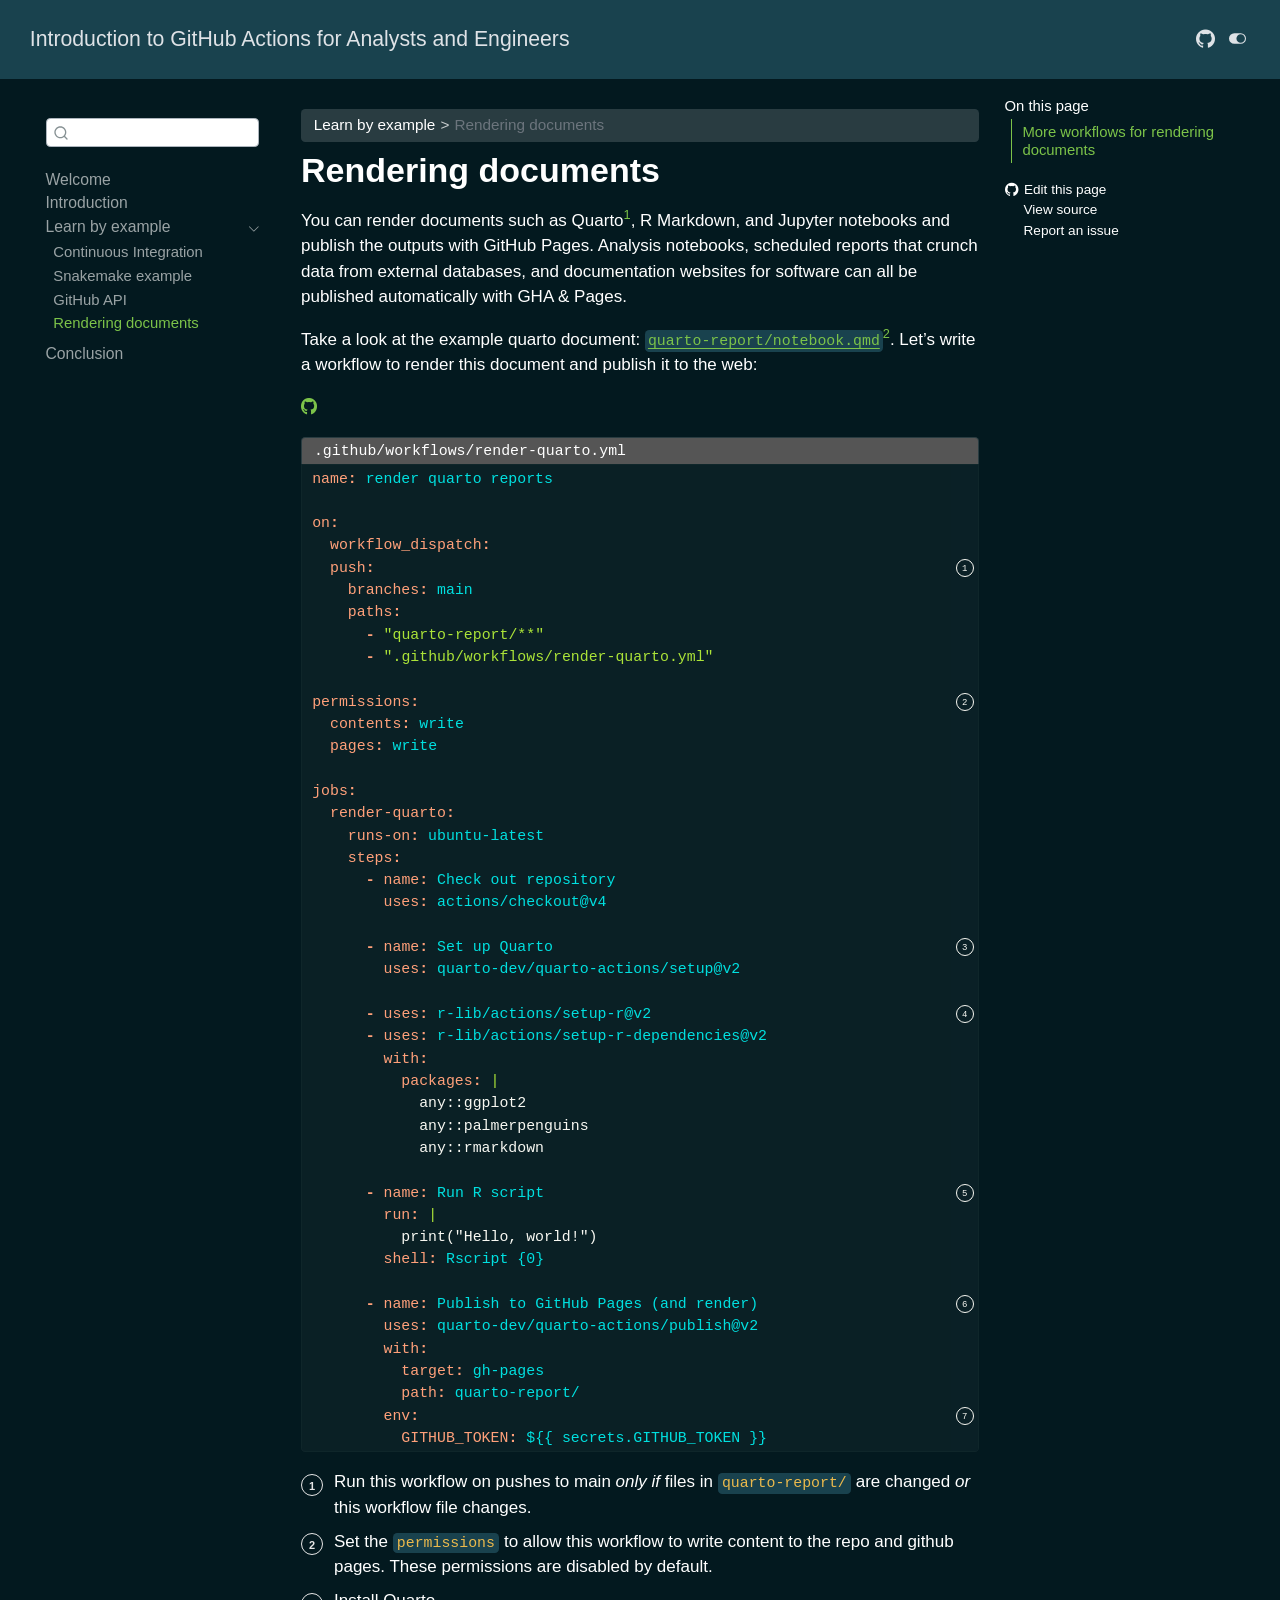
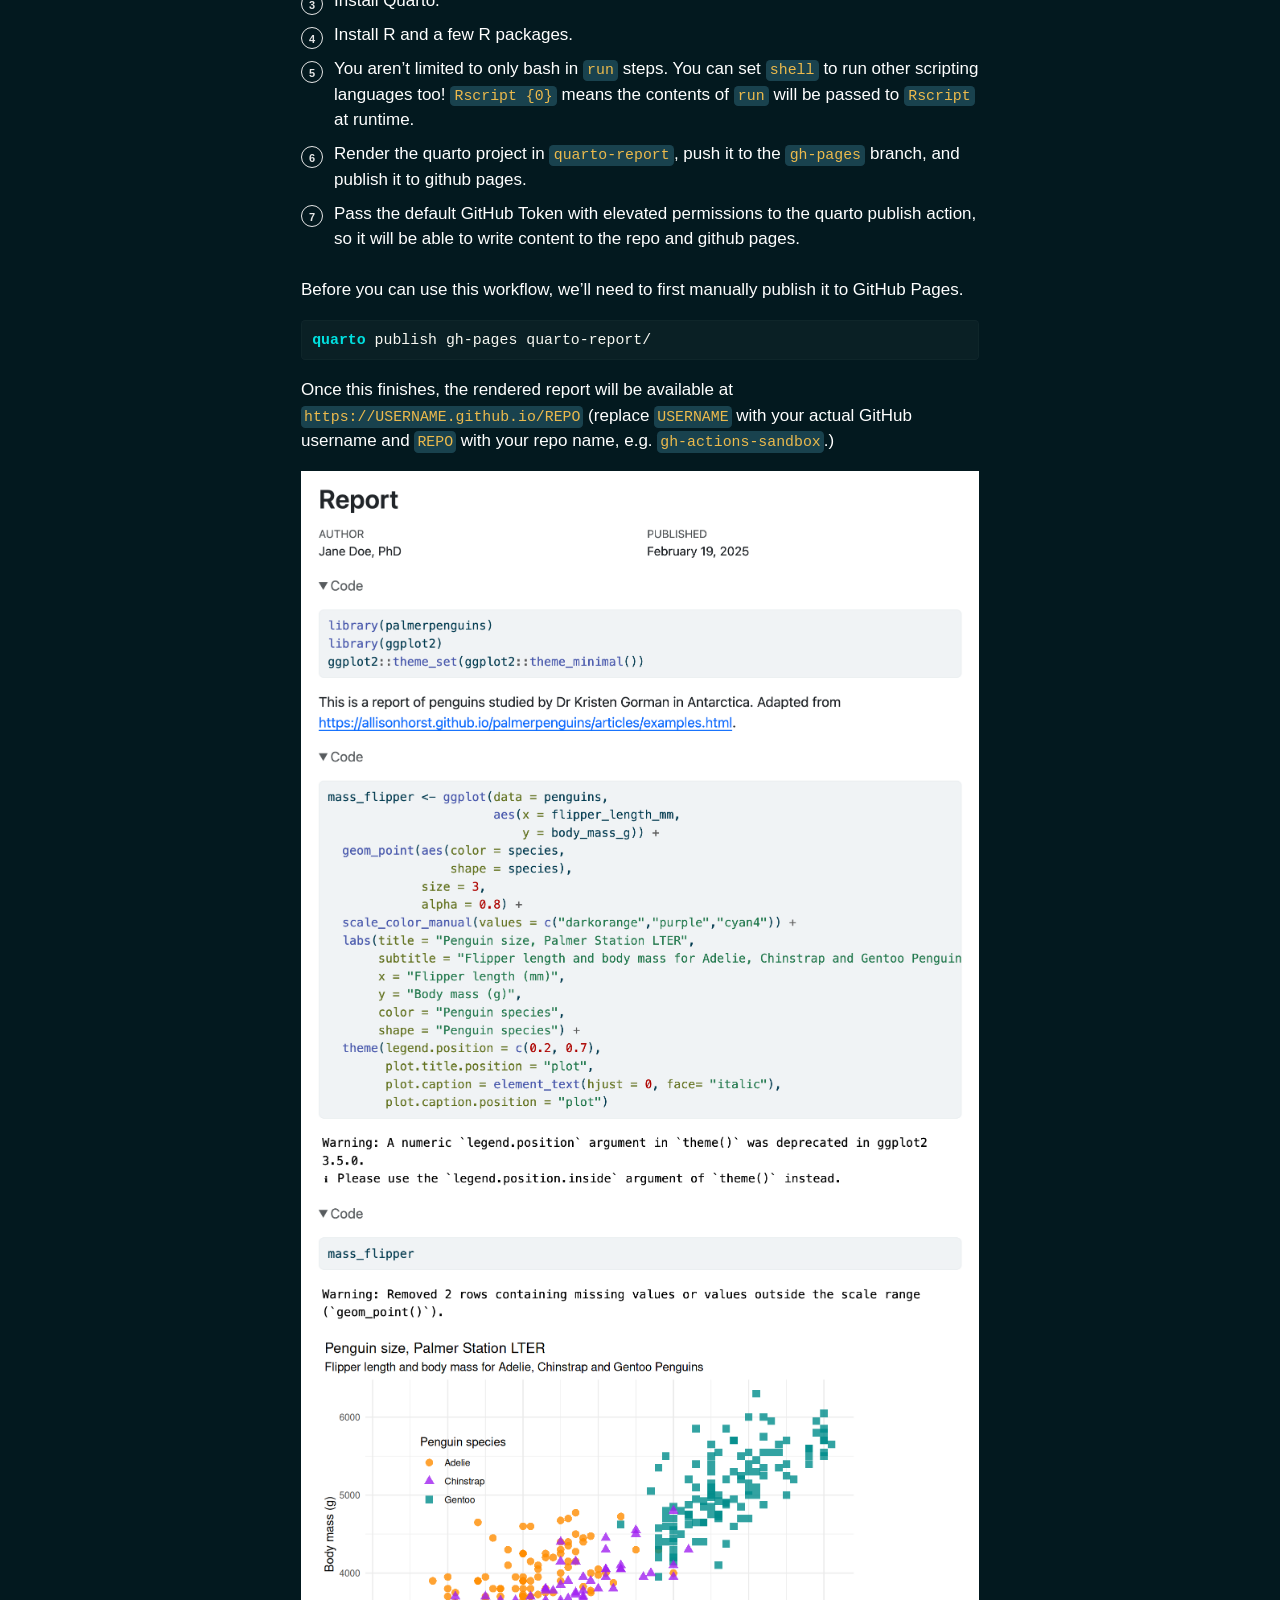
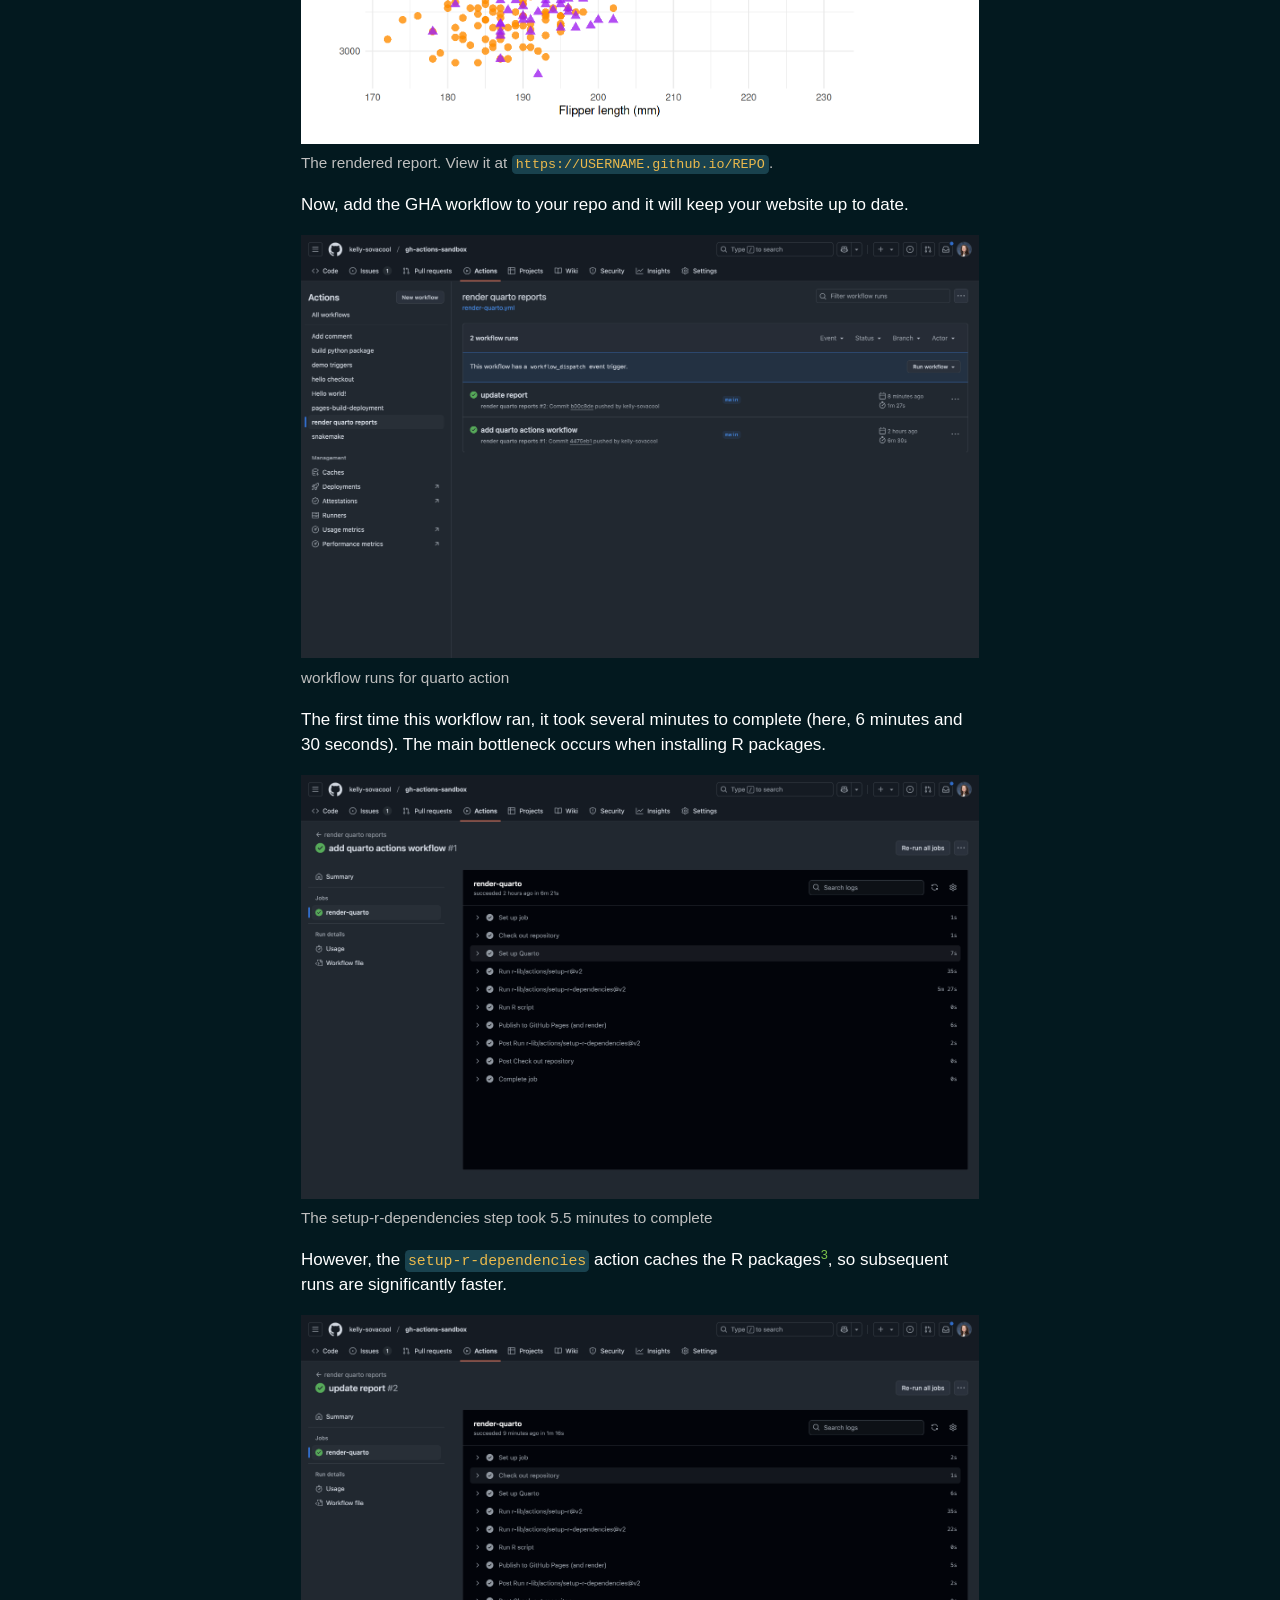
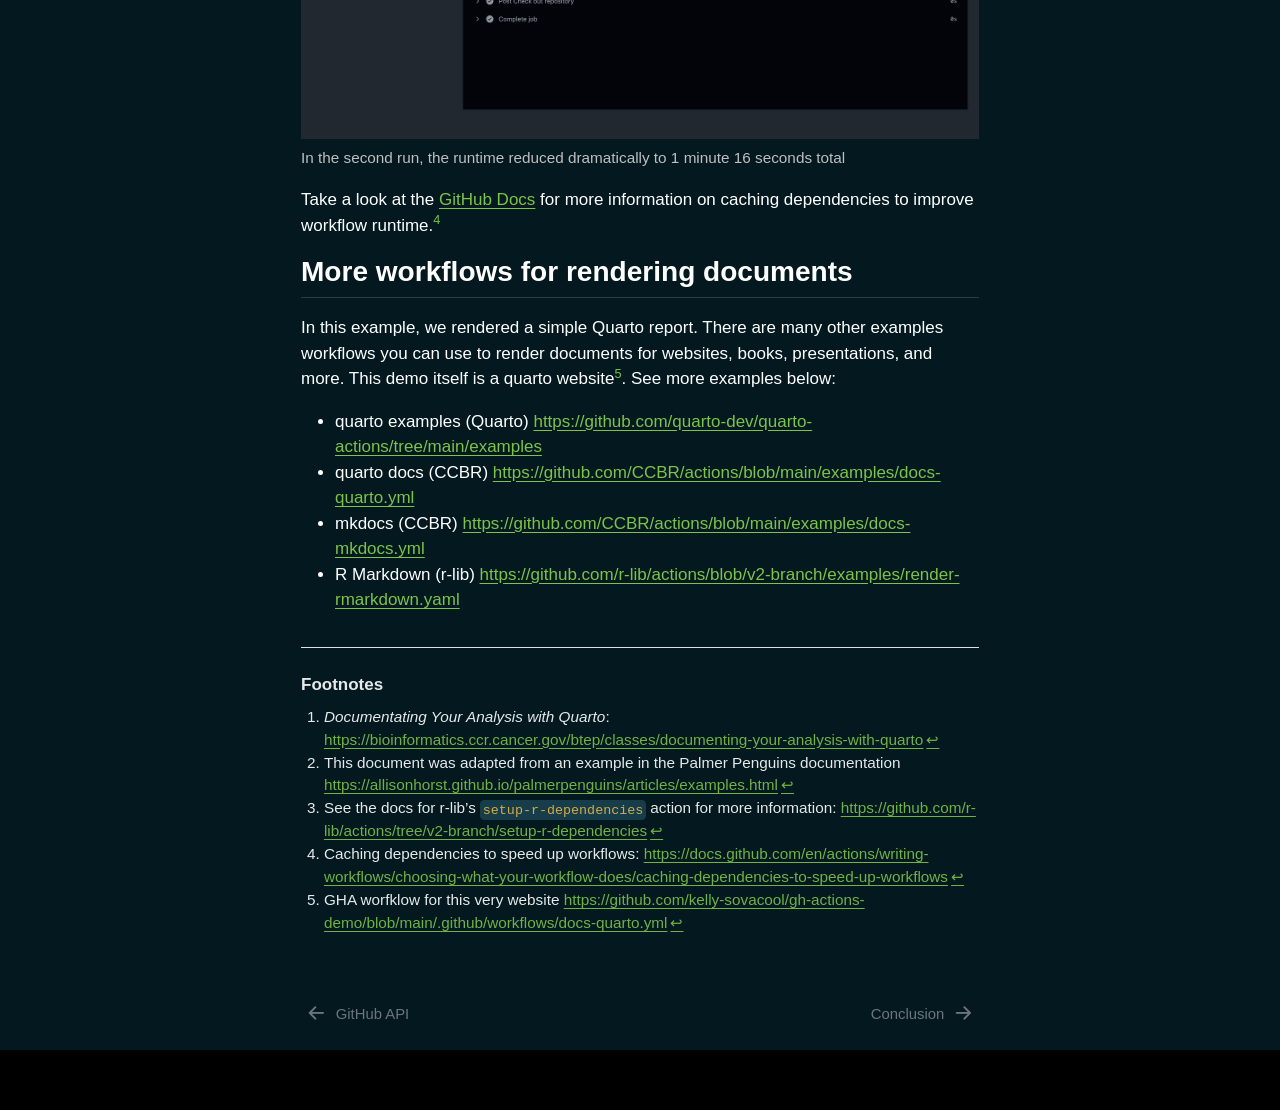
<file: sections/docs.html>
<!DOCTYPE html>
<html xmlns="http://www.w3.org/1999/xhtml" lang="en" xml:lang="en"><head>

<meta charset="utf-8">
<meta name="generator" content="quarto-1.7.33">

<meta name="viewport" content="width=device-width, initial-scale=1.0, user-scalable=yes">


<title>Rendering documents – Introduction to GitHub Actions for Analysts and Engineers</title>
<style>
code{white-space: pre-wrap;}
span.smallcaps{font-variant: small-caps;}
div.columns{display: flex; gap: min(4vw, 1.5em);}
div.column{flex: auto; overflow-x: auto;}
div.hanging-indent{margin-left: 1.5em; text-indent: -1.5em;}
ul.task-list{list-style: none;}
ul.task-list li input[type="checkbox"] {
  width: 0.8em;
  margin: 0 0.8em 0.2em -1em; /* quarto-specific, see https://github.com/quarto-dev/quarto-cli/issues/4556 */ 
  vertical-align: middle;
}
/* CSS for syntax highlighting */
html { -webkit-text-size-adjust: 100%; }
pre > code.sourceCode { white-space: pre; position: relative; }
pre > code.sourceCode > span { display: inline-block; line-height: 1.25; }
pre > code.sourceCode > span:empty { height: 1.2em; }
.sourceCode { overflow: visible; }
code.sourceCode > span { color: inherit; text-decoration: inherit; }
div.sourceCode { margin: 1em 0; }
pre.sourceCode { margin: 0; }
@media screen {
div.sourceCode { overflow: auto; }
}
@media print {
pre > code.sourceCode { white-space: pre-wrap; }
pre > code.sourceCode > span { text-indent: -5em; padding-left: 5em; }
}
pre.numberSource code
  { counter-reset: source-line 0; }
pre.numberSource code > span
  { position: relative; left: -4em; counter-increment: source-line; }
pre.numberSource code > span > a:first-child::before
  { content: counter(source-line);
    position: relative; left: -1em; text-align: right; vertical-align: baseline;
    border: none; display: inline-block;
    -webkit-touch-callout: none; -webkit-user-select: none;
    -khtml-user-select: none; -moz-user-select: none;
    -ms-user-select: none; user-select: none;
    padding: 0 4px; width: 4em;
  }
pre.numberSource { margin-left: 3em;  padding-left: 4px; }
div.sourceCode
  {   }
@media screen {
pre > code.sourceCode > span > a:first-child::before { text-decoration: underline; }
}
</style>


<script src="../site_libs/quarto-nav/quarto-nav.js"></script>
<script src="../site_libs/quarto-nav/headroom.min.js"></script>
<script src="../site_libs/clipboard/clipboard.min.js"></script>
<script src="../site_libs/quarto-search/autocomplete.umd.js"></script>
<script src="../site_libs/quarto-search/fuse.min.js"></script>
<script src="../site_libs/quarto-search/quarto-search.js"></script>
<meta name="quarto:offset" content="../">
<link href="../sections/conclusion.html" rel="next">
<link href="../sections/ghapi.html" rel="prev">
<script src="../site_libs/quarto-html/quarto.js" type="module"></script>
<script src="../site_libs/quarto-html/tabsets/tabsets.js" type="module"></script>
<script src="../site_libs/quarto-html/popper.min.js"></script>
<script src="../site_libs/quarto-html/tippy.umd.min.js"></script>
<script src="../site_libs/quarto-html/anchor.min.js"></script>
<link href="../site_libs/quarto-html/tippy.css" rel="stylesheet">
<link href="../site_libs/quarto-html/quarto-syntax-highlighting-9030c950f5ed9fa19743216b2b2d9943.css" rel="stylesheet" class="quarto-color-scheme" id="quarto-text-highlighting-styles">
<link href="../site_libs/quarto-html/quarto-syntax-highlighting-dark-6bb3c63d94507043459e7aee2b1a5d8c.css" rel="stylesheet" class="quarto-color-scheme quarto-color-alternate" id="quarto-text-highlighting-styles">
<script src="../site_libs/bootstrap/bootstrap.min.js"></script>
<link href="../site_libs/bootstrap/bootstrap-icons.css" rel="stylesheet">
<link href="../site_libs/bootstrap/bootstrap-42c1b9b25e25fa9034d90897d8eac96a.min.css" rel="stylesheet" append-hash="true" class="quarto-color-scheme" id="quarto-bootstrap" data-mode="light">
<link href="../site_libs/bootstrap/bootstrap-dark-a96bd67fb324587711cedc677fe7dfd1.min.css" rel="stylesheet" append-hash="true" class="quarto-color-scheme quarto-color-alternate" id="quarto-bootstrap" data-mode="dark">
<link href="../site_libs/quarto-contrib/fontawesome6-1.2.0/all.min.css" rel="stylesheet">
<link href="../site_libs/quarto-contrib/fontawesome6-1.2.0/latex-fontsize.css" rel="stylesheet">
<script id="quarto-search-options" type="application/json">{
  "location": "sidebar",
  "copy-button": false,
  "collapse-after": 3,
  "panel-placement": "start",
  "type": "textbox",
  "limit": 50,
  "keyboard-shortcut": [
    "f",
    "/",
    "s"
  ],
  "language": {
    "search-no-results-text": "No results",
    "search-matching-documents-text": "matching documents",
    "search-copy-link-title": "Copy link to search",
    "search-hide-matches-text": "Hide additional matches",
    "search-more-match-text": "more match in this document",
    "search-more-matches-text": "more matches in this document",
    "search-clear-button-title": "Clear",
    "search-text-placeholder": "",
    "search-detached-cancel-button-title": "Cancel",
    "search-submit-button-title": "Submit",
    "search-label": "Search"
  }
}</script>


</head>

<body class="nav-sidebar floating nav-fixed quarto-dark"><script id="quarto-html-before-body" type="application/javascript">
    const toggleBodyColorMode = (bsSheetEl) => {
      const mode = bsSheetEl.getAttribute("data-mode");
      const bodyEl = window.document.querySelector("body");
      if (mode === "dark") {
        bodyEl.classList.add("quarto-dark");
        bodyEl.classList.remove("quarto-light");
      } else {
        bodyEl.classList.add("quarto-light");
        bodyEl.classList.remove("quarto-dark");
      }
    }
    const toggleBodyColorPrimary = () => {
      const bsSheetEl = window.document.querySelector("link#quarto-bootstrap:not([rel=disabled-stylesheet])");
      if (bsSheetEl) {
        toggleBodyColorMode(bsSheetEl);
      }
    }
    const setColorSchemeToggle = (alternate) => {
      const toggles = window.document.querySelectorAll('.quarto-color-scheme-toggle');
      for (let i=0; i < toggles.length; i++) {
        const toggle = toggles[i];
        if (toggle) {
          if (alternate) {
            toggle.classList.add("alternate");
          } else {
            toggle.classList.remove("alternate");
          }
        }
      }
    };
    const toggleColorMode = (alternate) => {
      // Switch the stylesheets
      const primaryStylesheets = window.document.querySelectorAll('link.quarto-color-scheme:not(.quarto-color-alternate)');
      const alternateStylesheets = window.document.querySelectorAll('link.quarto-color-scheme.quarto-color-alternate');
      manageTransitions('#quarto-margin-sidebar .nav-link', false);
      if (alternate) {
        // note: dark is layered on light, we don't disable primary!
        enableStylesheet(alternateStylesheets);
        for (const sheetNode of alternateStylesheets) {
          if (sheetNode.id === "quarto-bootstrap") {
            toggleBodyColorMode(sheetNode);
          }
        }
      } else {
        disableStylesheet(alternateStylesheets);
        enableStylesheet(primaryStylesheets)
        toggleBodyColorPrimary();
      }
      manageTransitions('#quarto-margin-sidebar .nav-link', true);
      // Switch the toggles
      setColorSchemeToggle(alternate)
      // Hack to workaround the fact that safari doesn't
      // properly recolor the scrollbar when toggling (#1455)
      if (navigator.userAgent.indexOf('Safari') > 0 && navigator.userAgent.indexOf('Chrome') == -1) {
        manageTransitions("body", false);
        window.scrollTo(0, 1);
        setTimeout(() => {
          window.scrollTo(0, 0);
          manageTransitions("body", true);
        }, 40);
      }
    }
    const disableStylesheet = (stylesheets) => {
      for (let i=0; i < stylesheets.length; i++) {
        const stylesheet = stylesheets[i];
        stylesheet.rel = 'disabled-stylesheet';
      }
    }
    const enableStylesheet = (stylesheets) => {
      for (let i=0; i < stylesheets.length; i++) {
        const stylesheet = stylesheets[i];
        if(stylesheet.rel !== 'stylesheet') { // for Chrome, which will still FOUC without this check
          stylesheet.rel = 'stylesheet';
        }
      }
    }
    const manageTransitions = (selector, allowTransitions) => {
      const els = window.document.querySelectorAll(selector);
      for (let i=0; i < els.length; i++) {
        const el = els[i];
        if (allowTransitions) {
          el.classList.remove('notransition');
        } else {
          el.classList.add('notransition');
        }
      }
    }
    const isFileUrl = () => {
      return window.location.protocol === 'file:';
    }
    const hasAlternateSentinel = () => {
      let styleSentinel = getColorSchemeSentinel();
      if (styleSentinel !== null) {
        return styleSentinel === "alternate";
      } else {
        return false;
      }
    }
    const setStyleSentinel = (alternate) => {
      const value = alternate ? "alternate" : "default";
      if (!isFileUrl()) {
        window.localStorage.setItem("quarto-color-scheme", value);
      } else {
        localAlternateSentinel = value;
      }
    }
    const getColorSchemeSentinel = () => {
      if (!isFileUrl()) {
        const storageValue = window.localStorage.getItem("quarto-color-scheme");
        return storageValue != null ? storageValue : localAlternateSentinel;
      } else {
        return localAlternateSentinel;
      }
    }
    const toggleGiscusIfUsed = (isAlternate, darkModeDefault) => {
      const baseTheme = document.querySelector('#giscus-base-theme')?.value ?? 'light';
      const alternateTheme = document.querySelector('#giscus-alt-theme')?.value ?? 'dark';
      let newTheme = '';
      if(authorPrefersDark) {
        newTheme = isAlternate ? baseTheme : alternateTheme;
      } else {
        newTheme = isAlternate ? alternateTheme : baseTheme;
      }
      const changeGiscusTheme = () => {
        // From: https://github.com/giscus/giscus/issues/336
        const sendMessage = (message) => {
          const iframe = document.querySelector('iframe.giscus-frame');
          if (!iframe) return;
          iframe.contentWindow.postMessage({ giscus: message }, 'https://giscus.app');
        }
        sendMessage({
          setConfig: {
            theme: newTheme
          }
        });
      }
      const isGiscussLoaded = window.document.querySelector('iframe.giscus-frame') !== null;
      if (isGiscussLoaded) {
        changeGiscusTheme();
      }
    };
    const authorPrefersDark = true;
    const darkModeDefault = authorPrefersDark;
    let localAlternateSentinel = darkModeDefault ? 'alternate' : 'default';
    // Dark / light mode switch
    window.quartoToggleColorScheme = () => {
      // Read the current dark / light value
      let toAlternate = !hasAlternateSentinel();
      toggleColorMode(toAlternate);
      setStyleSentinel(toAlternate);
      toggleGiscusIfUsed(toAlternate, darkModeDefault);
      window.dispatchEvent(new Event('resize'));
    };
    // Switch to dark mode if need be
    if (hasAlternateSentinel()) {
      toggleColorMode(true);
    } else {
      toggleColorMode(false);
    }
  </script>

<div id="quarto-search-results"></div>
  <header id="quarto-header" class="headroom fixed-top">
    <nav class="navbar navbar-expand-lg " data-bs-theme="dark">
      <div class="navbar-container container-fluid">
      <div class="navbar-brand-container mx-auto">
    <a class="navbar-brand" href="../index.html">
    <span class="navbar-title">Introduction to GitHub Actions for Analysts and Engineers</span>
    </a>
  </div>
          <button class="navbar-toggler" type="button" data-bs-toggle="collapse" data-bs-target="#navbarCollapse" aria-controls="navbarCollapse" role="menu" aria-expanded="false" aria-label="Toggle navigation" onclick="if (window.quartoToggleHeadroom) { window.quartoToggleHeadroom(); }">
  <span class="navbar-toggler-icon"></span>
</button>
          <div class="collapse navbar-collapse" id="navbarCollapse">
            <ul class="navbar-nav navbar-nav-scroll ms-auto">
  <li class="nav-item compact">
    <a class="nav-link" href="https://github.com/kelly-sovacool/gh-actions-demo"> <i class="bi bi-github" role="img" aria-label="GitHub repository">
</i> 
<span class="menu-text"></span></a>
  </li>  
</ul>
          </div> <!-- /navcollapse -->
            <div class="quarto-navbar-tools">
  <a href="" class="quarto-color-scheme-toggle quarto-navigation-tool  px-1" onclick="window.quartoToggleColorScheme(); return false;" title="Toggle dark mode"><i class="bi"></i></a>
</div>
      </div> <!-- /container-fluid -->
    </nav>
  <nav class="quarto-secondary-nav">
    <div class="container-fluid d-flex">
      <button type="button" class="quarto-btn-toggle btn" data-bs-toggle="collapse" role="button" data-bs-target=".quarto-sidebar-collapse-item" aria-controls="quarto-sidebar" aria-expanded="false" aria-label="Toggle sidebar navigation" onclick="if (window.quartoToggleHeadroom) { window.quartoToggleHeadroom(); }">
        <i class="bi bi-layout-text-sidebar-reverse"></i>
      </button>
        <nav class="quarto-page-breadcrumbs" aria-label="breadcrumb"><ol class="breadcrumb"><li class="breadcrumb-item"><a href="../sections/ci.html">Learn by example</a></li><li class="breadcrumb-item"><a href="../sections/docs.html">Rendering documents</a></li></ol></nav>
        <a class="flex-grow-1" role="navigation" data-bs-toggle="collapse" data-bs-target=".quarto-sidebar-collapse-item" aria-controls="quarto-sidebar" aria-expanded="false" aria-label="Toggle sidebar navigation" onclick="if (window.quartoToggleHeadroom) { window.quartoToggleHeadroom(); }">      
        </a>
      <button type="button" class="btn quarto-search-button" aria-label="Search" onclick="window.quartoOpenSearch();">
        <i class="bi bi-search"></i>
      </button>
    </div>
  </nav>
</header>
<!-- content -->
<div id="quarto-content" class="quarto-container page-columns page-rows-contents page-layout-article page-navbar">
<!-- sidebar -->
  <nav id="quarto-sidebar" class="sidebar collapse collapse-horizontal quarto-sidebar-collapse-item sidebar-navigation floating overflow-auto">
        <div class="mt-2 flex-shrink-0 align-items-center">
        <div class="sidebar-search">
        <div id="quarto-search" class="" title="Search"></div>
        </div>
        </div>
    <div class="sidebar-menu-container"> 
    <ul class="list-unstyled mt-1">
        <li class="sidebar-item">
  <div class="sidebar-item-container"> 
  <a href="../index.html" class="sidebar-item-text sidebar-link">
 <span class="menu-text">Welcome</span></a>
  </div>
</li>
        <li class="sidebar-item">
  <div class="sidebar-item-container"> 
  <a href="../sections/intro.html" class="sidebar-item-text sidebar-link">
 <span class="menu-text">Introduction</span></a>
  </div>
</li>
        <li class="sidebar-item sidebar-item-section">
      <div class="sidebar-item-container"> 
            <a class="sidebar-item-text sidebar-link text-start" data-bs-toggle="collapse" data-bs-target="#quarto-sidebar-section-1" role="navigation" aria-expanded="true">
 <span class="menu-text">Learn by example</span></a>
          <a class="sidebar-item-toggle text-start" data-bs-toggle="collapse" data-bs-target="#quarto-sidebar-section-1" role="navigation" aria-expanded="true" aria-label="Toggle section">
            <i class="bi bi-chevron-right ms-2"></i>
          </a> 
      </div>
      <ul id="quarto-sidebar-section-1" class="collapse list-unstyled sidebar-section depth1 show">  
          <li class="sidebar-item">
  <div class="sidebar-item-container"> 
  <a href="../sections/ci.html" class="sidebar-item-text sidebar-link">
 <span class="menu-text">Continuous Integration</span></a>
  </div>
</li>
          <li class="sidebar-item">
  <div class="sidebar-item-container"> 
  <a href="../sections/snakemake.html" class="sidebar-item-text sidebar-link">
 <span class="menu-text">Snakemake example</span></a>
  </div>
</li>
          <li class="sidebar-item">
  <div class="sidebar-item-container"> 
  <a href="../sections/ghapi.html" class="sidebar-item-text sidebar-link">
 <span class="menu-text">GitHub API</span></a>
  </div>
</li>
          <li class="sidebar-item">
  <div class="sidebar-item-container"> 
  <a href="../sections/docs.html" class="sidebar-item-text sidebar-link active">
 <span class="menu-text">Rendering documents</span></a>
  </div>
</li>
      </ul>
  </li>
        <li class="sidebar-item">
  <div class="sidebar-item-container"> 
  <a href="../sections/conclusion.html" class="sidebar-item-text sidebar-link">
 <span class="menu-text">Conclusion</span></a>
  </div>
</li>
    </ul>
    </div>
</nav>
<div id="quarto-sidebar-glass" class="quarto-sidebar-collapse-item" data-bs-toggle="collapse" data-bs-target=".quarto-sidebar-collapse-item"></div>
<!-- margin-sidebar -->
    <div id="quarto-margin-sidebar" class="sidebar margin-sidebar">
        <nav id="TOC" role="doc-toc" class="toc-active">
    <h2 id="toc-title">On this page</h2>
   
  <ul>
  <li><a href="#more-workflows-for-rendering-documents" id="toc-more-workflows-for-rendering-documents" class="nav-link active" data-scroll-target="#more-workflows-for-rendering-documents">More workflows for rendering documents</a></li>
  </ul>
<div class="toc-actions"><ul><li><a href="https://github.com/kelly-sovacool/gh-actions-demo/edit/main/sections/docs.qmd" class="toc-action"><i class="bi bi-github"></i>Edit this page</a></li><li><a href="https://github.com/kelly-sovacool/gh-actions-demo/blob/main/sections/docs.qmd" class="toc-action"><i class="bi empty"></i>View source</a></li><li><a href="https://github.com/kelly-sovacool/gh-actions-demo/issues/new" class="toc-action"><i class="bi empty"></i>Report an issue</a></li></ul></div></nav>
    </div>
<!-- main -->
<main class="content" id="quarto-document-content">


<header id="title-block-header" class="quarto-title-block default"><nav class="quarto-page-breadcrumbs quarto-title-breadcrumbs d-none d-lg-block" aria-label="breadcrumb"><ol class="breadcrumb"><li class="breadcrumb-item"><a href="../sections/ci.html">Learn by example</a></li><li class="breadcrumb-item"><a href="../sections/docs.html">Rendering documents</a></li></ol></nav>
<div class="quarto-title">
<h1 class="title">Rendering documents</h1>
</div>



<div class="quarto-title-meta">

    
  
    
  </div>
  


</header>


<p>You can render documents such as Quarto<a href="#fn1" class="footnote-ref" id="fnref1" role="doc-noteref"><sup>1</sup></a>, R Markdown, and Jupyter notebooks and publish the outputs with GitHub Pages. Analysis notebooks, scheduled reports that crunch data from external databases, and documentation websites for software can all be published automatically with GHA &amp; Pages.</p>
<p>Take a look at the example quarto document: <a href="https://github.com/kelly-sovacool/gh-actions-sandbox/blob/main/quarto-report/notebook.qmd"><code>quarto-report/notebook.qmd</code></a><a href="#fn2" class="footnote-ref" id="fnref2" role="doc-noteref"><sup>2</sup></a>. Let’s write a workflow to render this document and publish it to the web:</p>
<p><a href="https://github.com/kelly-sovacool/gh-actions-sandbox/tree/main/.github/workflows/render-quarto.yml"><i class="fa-brands fa-github" aria-label="github"></i></a></p>
<div class="code-with-filename">
<div class="code-with-filename-file">
<pre><strong>.github/workflows/render-quarto.yml</strong></pre>
</div>
<div class="sourceCode" id="annotated-cell-1" data-filename=".github/workflows/render-quarto.yml"><pre class="sourceCode yaml code-annotation-code code-with-copy code-annotated"><code class="sourceCode yaml"><span id="annotated-cell-1-1"><a href="#annotated-cell-1-1" aria-hidden="true" tabindex="-1"></a><span class="fu">name</span><span class="kw">:</span><span class="at"> render quarto reports</span></span>
<span id="annotated-cell-1-2"><a href="#annotated-cell-1-2" aria-hidden="true" tabindex="-1"></a></span>
<span id="annotated-cell-1-3"><a href="#annotated-cell-1-3" aria-hidden="true" tabindex="-1"></a><span class="fu">on</span><span class="kw">:</span></span>
<span id="annotated-cell-1-4"><a href="#annotated-cell-1-4" aria-hidden="true" tabindex="-1"></a><span class="at">  </span><span class="fu">workflow_dispatch</span><span class="kw">:</span></span>
<a class="code-annotation-anchor" data-target-cell="annotated-cell-1" data-target-annotation="1" onclick="event.preventDefault();">1</a><span id="annotated-cell-1-5" class="code-annotation-target"><a href="#annotated-cell-1-5" aria-hidden="true" tabindex="-1"></a><span class="at">  </span><span class="fu">push</span><span class="kw">:</span></span>
<span id="annotated-cell-1-6"><a href="#annotated-cell-1-6" aria-hidden="true" tabindex="-1"></a><span class="at">    </span><span class="fu">branches</span><span class="kw">:</span><span class="at"> main</span></span>
<span id="annotated-cell-1-7"><a href="#annotated-cell-1-7" aria-hidden="true" tabindex="-1"></a><span class="at">    </span><span class="fu">paths</span><span class="kw">:</span></span>
<span id="annotated-cell-1-8"><a href="#annotated-cell-1-8" aria-hidden="true" tabindex="-1"></a><span class="at">      </span><span class="kw">-</span><span class="at"> </span><span class="st">"quarto-report/**"</span></span>
<span id="annotated-cell-1-9"><a href="#annotated-cell-1-9" aria-hidden="true" tabindex="-1"></a><span class="at">      </span><span class="kw">-</span><span class="at"> </span><span class="st">".github/workflows/render-quarto.yml"</span></span>
<span id="annotated-cell-1-10"><a href="#annotated-cell-1-10" aria-hidden="true" tabindex="-1"></a></span>
<a class="code-annotation-anchor" data-target-cell="annotated-cell-1" data-target-annotation="2" onclick="event.preventDefault();">2</a><span id="annotated-cell-1-11" class="code-annotation-target"><a href="#annotated-cell-1-11" aria-hidden="true" tabindex="-1"></a><span class="fu">permissions</span><span class="kw">:</span></span>
<span id="annotated-cell-1-12"><a href="#annotated-cell-1-12" aria-hidden="true" tabindex="-1"></a><span class="at">  </span><span class="fu">contents</span><span class="kw">:</span><span class="at"> write</span></span>
<span id="annotated-cell-1-13"><a href="#annotated-cell-1-13" aria-hidden="true" tabindex="-1"></a><span class="at">  </span><span class="fu">pages</span><span class="kw">:</span><span class="at"> write</span></span>
<span id="annotated-cell-1-14"><a href="#annotated-cell-1-14" aria-hidden="true" tabindex="-1"></a></span>
<span id="annotated-cell-1-15"><a href="#annotated-cell-1-15" aria-hidden="true" tabindex="-1"></a><span class="fu">jobs</span><span class="kw">:</span></span>
<span id="annotated-cell-1-16"><a href="#annotated-cell-1-16" aria-hidden="true" tabindex="-1"></a><span class="at">  </span><span class="fu">render-quarto</span><span class="kw">:</span></span>
<span id="annotated-cell-1-17"><a href="#annotated-cell-1-17" aria-hidden="true" tabindex="-1"></a><span class="at">    </span><span class="fu">runs-on</span><span class="kw">:</span><span class="at"> ubuntu-latest</span></span>
<span id="annotated-cell-1-18"><a href="#annotated-cell-1-18" aria-hidden="true" tabindex="-1"></a><span class="at">    </span><span class="fu">steps</span><span class="kw">:</span></span>
<span id="annotated-cell-1-19"><a href="#annotated-cell-1-19" aria-hidden="true" tabindex="-1"></a><span class="at">      </span><span class="kw">-</span><span class="at"> </span><span class="fu">name</span><span class="kw">:</span><span class="at"> Check out repository</span></span>
<span id="annotated-cell-1-20"><a href="#annotated-cell-1-20" aria-hidden="true" tabindex="-1"></a><span class="at">        </span><span class="fu">uses</span><span class="kw">:</span><span class="at"> actions/checkout@v4</span></span>
<span id="annotated-cell-1-21"><a href="#annotated-cell-1-21" aria-hidden="true" tabindex="-1"></a></span>
<a class="code-annotation-anchor" data-target-cell="annotated-cell-1" data-target-annotation="3" onclick="event.preventDefault();">3</a><span id="annotated-cell-1-22" class="code-annotation-target"><a href="#annotated-cell-1-22" aria-hidden="true" tabindex="-1"></a><span class="at">      </span><span class="kw">-</span><span class="at"> </span><span class="fu">name</span><span class="kw">:</span><span class="at"> Set up Quarto</span></span>
<span id="annotated-cell-1-23"><a href="#annotated-cell-1-23" aria-hidden="true" tabindex="-1"></a><span class="at">        </span><span class="fu">uses</span><span class="kw">:</span><span class="at"> quarto-dev/quarto-actions/setup@v2</span></span>
<span id="annotated-cell-1-24"><a href="#annotated-cell-1-24" aria-hidden="true" tabindex="-1"></a></span>
<a class="code-annotation-anchor" data-target-cell="annotated-cell-1" data-target-annotation="4" onclick="event.preventDefault();">4</a><span id="annotated-cell-1-25" class="code-annotation-target"><a href="#annotated-cell-1-25" aria-hidden="true" tabindex="-1"></a><span class="at">      </span><span class="kw">-</span><span class="at"> </span><span class="fu">uses</span><span class="kw">:</span><span class="at"> r-lib/actions/setup-r@v2</span></span>
<span id="annotated-cell-1-26"><a href="#annotated-cell-1-26" aria-hidden="true" tabindex="-1"></a><span class="at">      </span><span class="kw">-</span><span class="at"> </span><span class="fu">uses</span><span class="kw">:</span><span class="at"> r-lib/actions/setup-r-dependencies@v2</span></span>
<span id="annotated-cell-1-27"><a href="#annotated-cell-1-27" aria-hidden="true" tabindex="-1"></a><span class="at">        </span><span class="fu">with</span><span class="kw">:</span></span>
<span id="annotated-cell-1-28"><a href="#annotated-cell-1-28" aria-hidden="true" tabindex="-1"></a><span class="fu">          packages</span><span class="kw">: </span><span class="ch">|</span></span>
<span id="annotated-cell-1-29"><a href="#annotated-cell-1-29" aria-hidden="true" tabindex="-1"></a>            any::ggplot2</span>
<span id="annotated-cell-1-30"><a href="#annotated-cell-1-30" aria-hidden="true" tabindex="-1"></a>            any::palmerpenguins</span>
<span id="annotated-cell-1-31"><a href="#annotated-cell-1-31" aria-hidden="true" tabindex="-1"></a>            any::rmarkdown</span>
<span id="annotated-cell-1-32"><a href="#annotated-cell-1-32" aria-hidden="true" tabindex="-1"></a></span>
<a class="code-annotation-anchor" data-target-cell="annotated-cell-1" data-target-annotation="5" onclick="event.preventDefault();">5</a><span id="annotated-cell-1-33" class="code-annotation-target"><a href="#annotated-cell-1-33" aria-hidden="true" tabindex="-1"></a><span class="at">      </span><span class="kw">-</span><span class="at"> </span><span class="fu">name</span><span class="kw">:</span><span class="at"> Run R script</span></span>
<span id="annotated-cell-1-34"><a href="#annotated-cell-1-34" aria-hidden="true" tabindex="-1"></a><span class="fu">        run</span><span class="kw">: </span><span class="ch">|</span></span>
<span id="annotated-cell-1-35"><a href="#annotated-cell-1-35" aria-hidden="true" tabindex="-1"></a>          print("Hello, world!")</span>
<span id="annotated-cell-1-36"><a href="#annotated-cell-1-36" aria-hidden="true" tabindex="-1"></a><span class="at">        </span><span class="fu">shell</span><span class="kw">:</span><span class="at"> Rscript {0}</span></span>
<span id="annotated-cell-1-37"><a href="#annotated-cell-1-37" aria-hidden="true" tabindex="-1"></a></span>
<a class="code-annotation-anchor" data-target-cell="annotated-cell-1" data-target-annotation="6" onclick="event.preventDefault();">6</a><span id="annotated-cell-1-38" class="code-annotation-target"><a href="#annotated-cell-1-38" aria-hidden="true" tabindex="-1"></a><span class="at">      </span><span class="kw">-</span><span class="at"> </span><span class="fu">name</span><span class="kw">:</span><span class="at"> Publish to GitHub Pages (and render)</span></span>
<span id="annotated-cell-1-39"><a href="#annotated-cell-1-39" aria-hidden="true" tabindex="-1"></a><span class="at">        </span><span class="fu">uses</span><span class="kw">:</span><span class="at"> quarto-dev/quarto-actions/publish@v2</span></span>
<span id="annotated-cell-1-40"><a href="#annotated-cell-1-40" aria-hidden="true" tabindex="-1"></a><span class="at">        </span><span class="fu">with</span><span class="kw">:</span></span>
<span id="annotated-cell-1-41"><a href="#annotated-cell-1-41" aria-hidden="true" tabindex="-1"></a><span class="at">          </span><span class="fu">target</span><span class="kw">:</span><span class="at"> gh-pages</span></span>
<span id="annotated-cell-1-42"><a href="#annotated-cell-1-42" aria-hidden="true" tabindex="-1"></a><span class="at">          </span><span class="fu">path</span><span class="kw">:</span><span class="at"> quarto-report/</span></span>
<a class="code-annotation-anchor" data-target-cell="annotated-cell-1" data-target-annotation="7" onclick="event.preventDefault();">7</a><span id="annotated-cell-1-43" class="code-annotation-target"><a href="#annotated-cell-1-43" aria-hidden="true" tabindex="-1"></a><span class="at">        </span><span class="fu">env</span><span class="kw">:</span></span>
<span id="annotated-cell-1-44"><a href="#annotated-cell-1-44" aria-hidden="true" tabindex="-1"></a><span class="at">          </span><span class="fu">GITHUB_TOKEN</span><span class="kw">:</span><span class="at"> ${{ secrets.GITHUB_TOKEN }}</span></span><div class="code-annotation-gutter-bg"></div><div class="code-annotation-gutter"></div></code><button title="Copy to Clipboard" class="code-copy-button"><i class="bi"></i></button></pre></div>
</div>
<dl class="code-annotation-container-grid">
<dt data-target-cell="annotated-cell-1" data-target-annotation="1">1</dt>
<dd>
<span data-code-cell="annotated-cell-1" data-code-lines="5,6,7,8,9" data-code-annotation="1">Run this workflow on pushes to main <em>only if</em> files in <code>quarto-report/</code> are changed <em>or</em> this workflow file changes.</span>
</dd>
<dt data-target-cell="annotated-cell-1" data-target-annotation="2">2</dt>
<dd>
<span data-code-cell="annotated-cell-1" data-code-lines="11,12,13" data-code-annotation="2">Set the <code>permissions</code> to allow this workflow to write content to the repo and github pages. These permissions are disabled by default.</span>
</dd>
<dt data-target-cell="annotated-cell-1" data-target-annotation="3">3</dt>
<dd>
<span data-code-cell="annotated-cell-1" data-code-lines="22,23" data-code-annotation="3">Install Quarto.</span>
</dd>
<dt data-target-cell="annotated-cell-1" data-target-annotation="4">4</dt>
<dd>
<span data-code-cell="annotated-cell-1" data-code-lines="25,26,27,28,29,30,31" data-code-annotation="4">Install R and a few R packages.</span>
</dd>
<dt data-target-cell="annotated-cell-1" data-target-annotation="5">5</dt>
<dd>
<span data-code-cell="annotated-cell-1" data-code-lines="33,34,35,36" data-code-annotation="5">You aren’t limited to only bash in <code>run</code> steps. You can set <code>shell</code> to run other scripting languages too! <code>Rscript {0}</code> means the contents of <code>run</code> will be passed to <code>Rscript</code> at runtime.</span>
</dd>
<dt data-target-cell="annotated-cell-1" data-target-annotation="6">6</dt>
<dd>
<span data-code-cell="annotated-cell-1" data-code-lines="38,39,40,41,42" data-code-annotation="6">Render the quarto project in <code>quarto-report</code>, push it to the <code>gh-pages</code> branch, and publish it to github pages.</span>
</dd>
<dt data-target-cell="annotated-cell-1" data-target-annotation="7">7</dt>
<dd>
<span data-code-cell="annotated-cell-1" data-code-lines="43,44" data-code-annotation="7">Pass the default GitHub Token with elevated permissions to the quarto publish action, so it will be able to write content to the repo and github pages.</span>
</dd>
</dl>
<p>Before you can use this workflow, we’ll need to first manually publish it to GitHub Pages.</p>
<div class="sourceCode" id="cb1"><pre class="sourceCode bash code-with-copy"><code class="sourceCode bash"><span id="cb1-1"><a href="#cb1-1" aria-hidden="true" tabindex="-1"></a><span class="ex">quarto</span> publish gh-pages quarto-report/</span></code><button title="Copy to Clipboard" class="code-copy-button"><i class="bi"></i></button></pre></div>
<p>Once this finishes, the rendered report will be available at <code>https://USERNAME.github.io/REPO</code> (replace <code>USERNAME</code> with your actual GitHub username and <code>REPO</code> with your repo name, e.g.&nbsp;<code>gh-actions-sandbox</code>.)</p>
<div class="quarto-figure quarto-figure-center">
<figure class="figure">
<p><img src="../img/quarto-html.png" class="img-fluid figure-img"></p>
<figcaption>The rendered report. View it at <code>https://USERNAME.github.io/REPO</code>.</figcaption>
</figure>
</div>
<p>Now, add the GHA workflow to your repo and it will keep your website up to date.</p>
<div class="quarto-figure quarto-figure-center">
<figure class="figure">
<p><img src="../img/quarto-gha.png" class="img-fluid figure-img"></p>
<figcaption>workflow runs for quarto action</figcaption>
</figure>
</div>
<p>The first time this workflow ran, it took several minutes to complete (here, 6 minutes and 30 seconds). The main bottleneck occurs when installing R packages.</p>
<div class="quarto-figure quarto-figure-center">
<figure class="figure">
<p><img src="../img/quarto-R-deps-1.png" class="img-fluid figure-img"></p>
<figcaption>The setup-r-dependencies step took 5.5 minutes to complete</figcaption>
</figure>
</div>
<p>However, the <code>setup-r-dependencies</code> action caches the R packages<a href="#fn3" class="footnote-ref" id="fnref3" role="doc-noteref"><sup>3</sup></a>, so subsequent runs are significantly faster.</p>
<div class="quarto-figure quarto-figure-center">
<figure class="figure">
<p><img src="../img/quarto-R-deps-2.png" class="img-fluid figure-img"></p>
<figcaption>In the second run, the runtime reduced dramatically to 1 minute 16 seconds total</figcaption>
</figure>
</div>
<p>Take a look at the <a href="https://docs.github.com/en/actions/writing-workflows/choosing-what-your-workflow-does/caching-dependencies-to-speed-up-workflows">GitHub Docs</a> for more information on caching dependencies to improve workflow runtime.<a href="#fn4" class="footnote-ref" id="fnref4" role="doc-noteref"><sup>4</sup></a></p>
<section id="more-workflows-for-rendering-documents" class="level2">
<h2 class="anchored" data-anchor-id="more-workflows-for-rendering-documents">More workflows for rendering documents</h2>
<p>In this example, we rendered a simple Quarto report. There are many other examples workflows you can use to render documents for websites, books, presentations, and more. This demo itself is a quarto website<a href="#fn5" class="footnote-ref" id="fnref5" role="doc-noteref"><sup>5</sup></a>. See more examples below:</p>
<ul>
<li>quarto examples (Quarto) <a href="https://github.com/quarto-dev/quarto-actions/tree/main/examples" class="uri">https://github.com/quarto-dev/quarto-actions/tree/main/examples</a></li>
<li>quarto docs (CCBR) <a href="https://github.com/CCBR/actions/blob/main/examples/docs-quarto.yml" class="uri">https://github.com/CCBR/actions/blob/main/examples/docs-quarto.yml</a></li>
<li>mkdocs (CCBR) <a href="https://github.com/CCBR/actions/blob/main/examples/docs-mkdocs.yml" class="uri">https://github.com/CCBR/actions/blob/main/examples/docs-mkdocs.yml</a></li>
<li>R Markdown (r-lib) <a href="https://github.com/r-lib/actions/blob/v2-branch/examples/render-rmarkdown.yaml" class="uri">https://github.com/r-lib/actions/blob/v2-branch/examples/render-rmarkdown.yaml</a></li>
</ul>


</section>


<div id="quarto-appendix" class="default"><section id="footnotes" class="footnotes footnotes-end-of-document" role="doc-endnotes"><h2 class="anchored quarto-appendix-heading">Footnotes</h2>

<ol>
<li id="fn1"><p><em>Documentating Your Analysis with Quarto</em>: <a href="https://bioinformatics.ccr.cancer.gov/btep/classes/documenting-your-analysis-with-quarto" class="uri">https://bioinformatics.ccr.cancer.gov/btep/classes/documenting-your-analysis-with-quarto</a><a href="#fnref1" class="footnote-back" role="doc-backlink">↩︎</a></p></li>
<li id="fn2"><p>This document was adapted from an example in the Palmer Penguins documentation <a href="https://allisonhorst.github.io/palmerpenguins/articles/examples.html" class="uri">https://allisonhorst.github.io/palmerpenguins/articles/examples.html</a><a href="#fnref2" class="footnote-back" role="doc-backlink">↩︎</a></p></li>
<li id="fn3"><p>See the docs for r-lib’s <code>setup-r-dependencies</code> action for more information: <a href="https://github.com/r-lib/actions/tree/v2-branch/setup-r-dependencies" class="uri">https://github.com/r-lib/actions/tree/v2-branch/setup-r-dependencies</a><a href="#fnref3" class="footnote-back" role="doc-backlink">↩︎</a></p></li>
<li id="fn4"><p>Caching dependencies to speed up workflows: <a href="https://docs.github.com/en/actions/writing-workflows/choosing-what-your-workflow-does/caching-dependencies-to-speed-up-workflows" class="uri">https://docs.github.com/en/actions/writing-workflows/choosing-what-your-workflow-does/caching-dependencies-to-speed-up-workflows</a><a href="#fnref4" class="footnote-back" role="doc-backlink">↩︎</a></p></li>
<li id="fn5"><p>GHA worfklow for this very website <a href="https://github.com/kelly-sovacool/gh-actions-demo/blob/main/.github/workflows/docs-quarto.yml" class="uri">https://github.com/kelly-sovacool/gh-actions-demo/blob/main/.github/workflows/docs-quarto.yml</a><a href="#fnref5" class="footnote-back" role="doc-backlink">↩︎</a></p></li>
</ol>
</section></div></main> <!-- /main -->
<script id="quarto-html-after-body" type="application/javascript">
  window.document.addEventListener("DOMContentLoaded", function (event) {
    // Ensure there is a toggle, if there isn't float one in the top right
    if (window.document.querySelector('.quarto-color-scheme-toggle') === null) {
      const a = window.document.createElement('a');
      a.classList.add('top-right');
      a.classList.add('quarto-color-scheme-toggle');
      a.href = "";
      a.onclick = function() { try { window.quartoToggleColorScheme(); } catch {} return false; };
      const i = window.document.createElement("i");
      i.classList.add('bi');
      a.appendChild(i);
      window.document.body.appendChild(a);
    }
    setColorSchemeToggle(hasAlternateSentinel())
    const icon = "";
    const anchorJS = new window.AnchorJS();
    anchorJS.options = {
      placement: 'right',
      icon: icon
    };
    anchorJS.add('.anchored');
    const isCodeAnnotation = (el) => {
      for (const clz of el.classList) {
        if (clz.startsWith('code-annotation-')) {                     
          return true;
        }
      }
      return false;
    }
    const onCopySuccess = function(e) {
      // button target
      const button = e.trigger;
      // don't keep focus
      button.blur();
      // flash "checked"
      button.classList.add('code-copy-button-checked');
      var currentTitle = button.getAttribute("title");
      button.setAttribute("title", "Copied!");
      let tooltip;
      if (window.bootstrap) {
        button.setAttribute("data-bs-toggle", "tooltip");
        button.setAttribute("data-bs-placement", "left");
        button.setAttribute("data-bs-title", "Copied!");
        tooltip = new bootstrap.Tooltip(button, 
          { trigger: "manual", 
            customClass: "code-copy-button-tooltip",
            offset: [0, -8]});
        tooltip.show();    
      }
      setTimeout(function() {
        if (tooltip) {
          tooltip.hide();
          button.removeAttribute("data-bs-title");
          button.removeAttribute("data-bs-toggle");
          button.removeAttribute("data-bs-placement");
        }
        button.setAttribute("title", currentTitle);
        button.classList.remove('code-copy-button-checked');
      }, 1000);
      // clear code selection
      e.clearSelection();
    }
    const getTextToCopy = function(trigger) {
        const codeEl = trigger.previousElementSibling.cloneNode(true);
        for (const childEl of codeEl.children) {
          if (isCodeAnnotation(childEl)) {
            childEl.remove();
          }
        }
        return codeEl.innerText;
    }
    const clipboard = new window.ClipboardJS('.code-copy-button:not([data-in-quarto-modal])', {
      text: getTextToCopy
    });
    clipboard.on('success', onCopySuccess);
    if (window.document.getElementById('quarto-embedded-source-code-modal')) {
      const clipboardModal = new window.ClipboardJS('.code-copy-button[data-in-quarto-modal]', {
        text: getTextToCopy,
        container: window.document.getElementById('quarto-embedded-source-code-modal')
      });
      clipboardModal.on('success', onCopySuccess);
    }
      var localhostRegex = new RegExp(/^(?:http|https):\/\/localhost\:?[0-9]*\//);
      var mailtoRegex = new RegExp(/^mailto:/);
        var filterRegex = new RegExp("https:\/\/kelly-sovacool\.github\.io\/gh-actions-demo\/");
      var isInternal = (href) => {
          return filterRegex.test(href) || localhostRegex.test(href) || mailtoRegex.test(href);
      }
      // Inspect non-navigation links and adorn them if external
     var links = window.document.querySelectorAll('a[href]:not(.nav-link):not(.navbar-brand):not(.toc-action):not(.sidebar-link):not(.sidebar-item-toggle):not(.pagination-link):not(.no-external):not([aria-hidden]):not(.dropdown-item):not(.quarto-navigation-tool):not(.about-link)');
      for (var i=0; i<links.length; i++) {
        const link = links[i];
        if (!isInternal(link.href)) {
          // undo the damage that might have been done by quarto-nav.js in the case of
          // links that we want to consider external
          if (link.dataset.originalHref !== undefined) {
            link.href = link.dataset.originalHref;
          }
        }
      }
    function tippyHover(el, contentFn, onTriggerFn, onUntriggerFn) {
      const config = {
        allowHTML: true,
        maxWidth: 500,
        delay: 100,
        arrow: false,
        appendTo: function(el) {
            return el.parentElement;
        },
        interactive: true,
        interactiveBorder: 10,
        theme: 'quarto',
        placement: 'bottom-start',
      };
      if (contentFn) {
        config.content = contentFn;
      }
      if (onTriggerFn) {
        config.onTrigger = onTriggerFn;
      }
      if (onUntriggerFn) {
        config.onUntrigger = onUntriggerFn;
      }
      window.tippy(el, config); 
    }
    const noterefs = window.document.querySelectorAll('a[role="doc-noteref"]');
    for (var i=0; i<noterefs.length; i++) {
      const ref = noterefs[i];
      tippyHover(ref, function() {
        // use id or data attribute instead here
        let href = ref.getAttribute('data-footnote-href') || ref.getAttribute('href');
        try { href = new URL(href).hash; } catch {}
        const id = href.replace(/^#\/?/, "");
        const note = window.document.getElementById(id);
        if (note) {
          return note.innerHTML;
        } else {
          return "";
        }
      });
    }
    const xrefs = window.document.querySelectorAll('a.quarto-xref');
    const processXRef = (id, note) => {
      // Strip column container classes
      const stripColumnClz = (el) => {
        el.classList.remove("page-full", "page-columns");
        if (el.children) {
          for (const child of el.children) {
            stripColumnClz(child);
          }
        }
      }
      stripColumnClz(note)
      if (id === null || id.startsWith('sec-')) {
        // Special case sections, only their first couple elements
        const container = document.createElement("div");
        if (note.children && note.children.length > 2) {
          container.appendChild(note.children[0].cloneNode(true));
          for (let i = 1; i < note.children.length; i++) {
            const child = note.children[i];
            if (child.tagName === "P" && child.innerText === "") {
              continue;
            } else {
              container.appendChild(child.cloneNode(true));
              break;
            }
          }
          if (window.Quarto?.typesetMath) {
            window.Quarto.typesetMath(container);
          }
          return container.innerHTML
        } else {
          if (window.Quarto?.typesetMath) {
            window.Quarto.typesetMath(note);
          }
          return note.innerHTML;
        }
      } else {
        // Remove any anchor links if they are present
        const anchorLink = note.querySelector('a.anchorjs-link');
        if (anchorLink) {
          anchorLink.remove();
        }
        if (window.Quarto?.typesetMath) {
          window.Quarto.typesetMath(note);
        }
        if (note.classList.contains("callout")) {
          return note.outerHTML;
        } else {
          return note.innerHTML;
        }
      }
    }
    for (var i=0; i<xrefs.length; i++) {
      const xref = xrefs[i];
      tippyHover(xref, undefined, function(instance) {
        instance.disable();
        let url = xref.getAttribute('href');
        let hash = undefined; 
        if (url.startsWith('#')) {
          hash = url;
        } else {
          try { hash = new URL(url).hash; } catch {}
        }
        if (hash) {
          const id = hash.replace(/^#\/?/, "");
          const note = window.document.getElementById(id);
          if (note !== null) {
            try {
              const html = processXRef(id, note.cloneNode(true));
              instance.setContent(html);
            } finally {
              instance.enable();
              instance.show();
            }
          } else {
            // See if we can fetch this
            fetch(url.split('#')[0])
            .then(res => res.text())
            .then(html => {
              const parser = new DOMParser();
              const htmlDoc = parser.parseFromString(html, "text/html");
              const note = htmlDoc.getElementById(id);
              if (note !== null) {
                const html = processXRef(id, note);
                instance.setContent(html);
              } 
            }).finally(() => {
              instance.enable();
              instance.show();
            });
          }
        } else {
          // See if we can fetch a full url (with no hash to target)
          // This is a special case and we should probably do some content thinning / targeting
          fetch(url)
          .then(res => res.text())
          .then(html => {
            const parser = new DOMParser();
            const htmlDoc = parser.parseFromString(html, "text/html");
            const note = htmlDoc.querySelector('main.content');
            if (note !== null) {
              // This should only happen for chapter cross references
              // (since there is no id in the URL)
              // remove the first header
              if (note.children.length > 0 && note.children[0].tagName === "HEADER") {
                note.children[0].remove();
              }
              const html = processXRef(null, note);
              instance.setContent(html);
            } 
          }).finally(() => {
            instance.enable();
            instance.show();
          });
        }
      }, function(instance) {
      });
    }
        let selectedAnnoteEl;
        const selectorForAnnotation = ( cell, annotation) => {
          let cellAttr = 'data-code-cell="' + cell + '"';
          let lineAttr = 'data-code-annotation="' +  annotation + '"';
          const selector = 'span[' + cellAttr + '][' + lineAttr + ']';
          return selector;
        }
        const selectCodeLines = (annoteEl) => {
          const doc = window.document;
          const targetCell = annoteEl.getAttribute("data-target-cell");
          const targetAnnotation = annoteEl.getAttribute("data-target-annotation");
          const annoteSpan = window.document.querySelector(selectorForAnnotation(targetCell, targetAnnotation));
          const lines = annoteSpan.getAttribute("data-code-lines").split(",");
          const lineIds = lines.map((line) => {
            return targetCell + "-" + line;
          })
          let top = null;
          let height = null;
          let parent = null;
          if (lineIds.length > 0) {
              //compute the position of the single el (top and bottom and make a div)
              const el = window.document.getElementById(lineIds[0]);
              top = el.offsetTop;
              height = el.offsetHeight;
              parent = el.parentElement.parentElement;
            if (lineIds.length > 1) {
              const lastEl = window.document.getElementById(lineIds[lineIds.length - 1]);
              const bottom = lastEl.offsetTop + lastEl.offsetHeight;
              height = bottom - top;
            }
            if (top !== null && height !== null && parent !== null) {
              // cook up a div (if necessary) and position it 
              let div = window.document.getElementById("code-annotation-line-highlight");
              if (div === null) {
                div = window.document.createElement("div");
                div.setAttribute("id", "code-annotation-line-highlight");
                div.style.position = 'absolute';
                parent.appendChild(div);
              }
              div.style.top = top - 2 + "px";
              div.style.height = height + 4 + "px";
              div.style.left = 0;
              let gutterDiv = window.document.getElementById("code-annotation-line-highlight-gutter");
              if (gutterDiv === null) {
                gutterDiv = window.document.createElement("div");
                gutterDiv.setAttribute("id", "code-annotation-line-highlight-gutter");
                gutterDiv.style.position = 'absolute';
                const codeCell = window.document.getElementById(targetCell);
                const gutter = codeCell.querySelector('.code-annotation-gutter');
                gutter.appendChild(gutterDiv);
              }
              gutterDiv.style.top = top - 2 + "px";
              gutterDiv.style.height = height + 4 + "px";
            }
            selectedAnnoteEl = annoteEl;
          }
        };
        const unselectCodeLines = () => {
          const elementsIds = ["code-annotation-line-highlight", "code-annotation-line-highlight-gutter"];
          elementsIds.forEach((elId) => {
            const div = window.document.getElementById(elId);
            if (div) {
              div.remove();
            }
          });
          selectedAnnoteEl = undefined;
        };
          // Handle positioning of the toggle
      window.addEventListener(
        "resize",
        throttle(() => {
          elRect = undefined;
          if (selectedAnnoteEl) {
            selectCodeLines(selectedAnnoteEl);
          }
        }, 10)
      );
      function throttle(fn, ms) {
      let throttle = false;
      let timer;
        return (...args) => {
          if(!throttle) { // first call gets through
              fn.apply(this, args);
              throttle = true;
          } else { // all the others get throttled
              if(timer) clearTimeout(timer); // cancel #2
              timer = setTimeout(() => {
                fn.apply(this, args);
                timer = throttle = false;
              }, ms);
          }
        };
      }
        // Attach click handler to the DT
        const annoteDls = window.document.querySelectorAll('dt[data-target-cell]');
        for (const annoteDlNode of annoteDls) {
          annoteDlNode.addEventListener('click', (event) => {
            const clickedEl = event.target;
            if (clickedEl !== selectedAnnoteEl) {
              unselectCodeLines();
              const activeEl = window.document.querySelector('dt[data-target-cell].code-annotation-active');
              if (activeEl) {
                activeEl.classList.remove('code-annotation-active');
              }
              selectCodeLines(clickedEl);
              clickedEl.classList.add('code-annotation-active');
            } else {
              // Unselect the line
              unselectCodeLines();
              clickedEl.classList.remove('code-annotation-active');
            }
          });
        }
    const findCites = (el) => {
      const parentEl = el.parentElement;
      if (parentEl) {
        const cites = parentEl.dataset.cites;
        if (cites) {
          return {
            el,
            cites: cites.split(' ')
          };
        } else {
          return findCites(el.parentElement)
        }
      } else {
        return undefined;
      }
    };
    var bibliorefs = window.document.querySelectorAll('a[role="doc-biblioref"]');
    for (var i=0; i<bibliorefs.length; i++) {
      const ref = bibliorefs[i];
      const citeInfo = findCites(ref);
      if (citeInfo) {
        tippyHover(citeInfo.el, function() {
          var popup = window.document.createElement('div');
          citeInfo.cites.forEach(function(cite) {
            var citeDiv = window.document.createElement('div');
            citeDiv.classList.add('hanging-indent');
            citeDiv.classList.add('csl-entry');
            var biblioDiv = window.document.getElementById('ref-' + cite);
            if (biblioDiv) {
              citeDiv.innerHTML = biblioDiv.innerHTML;
            }
            popup.appendChild(citeDiv);
          });
          return popup.innerHTML;
        });
      }
    }
  });
  </script>
<nav class="page-navigation">
  <div class="nav-page nav-page-previous">
      <a href="../sections/ghapi.html" class="pagination-link" aria-label="GitHub API">
        <i class="bi bi-arrow-left-short"></i> <span class="nav-page-text">GitHub API</span>
      </a>          
  </div>
  <div class="nav-page nav-page-next">
      <a href="../sections/conclusion.html" class="pagination-link" aria-label="Conclusion">
        <span class="nav-page-text">Conclusion</span> <i class="bi bi-arrow-right-short"></i>
      </a>
  </div>
</nav>
</div> <!-- /content -->




<footer class="footer"><div class="nav-footer"><div class="nav-footer-center"><div class="toc-actions d-sm-block d-md-none"><ul><li><a href="https://github.com/kelly-sovacool/gh-actions-demo/edit/main/sections/docs.qmd" class="toc-action"><i class="bi bi-github"></i>Edit this page</a></li><li><a href="https://github.com/kelly-sovacool/gh-actions-demo/blob/main/sections/docs.qmd" class="toc-action"><i class="bi empty"></i>View source</a></li><li><a href="https://github.com/kelly-sovacool/gh-actions-demo/issues/new" class="toc-action"><i class="bi empty"></i>Report an issue</a></li></ul></div></div></div></footer></body></html>
</file>
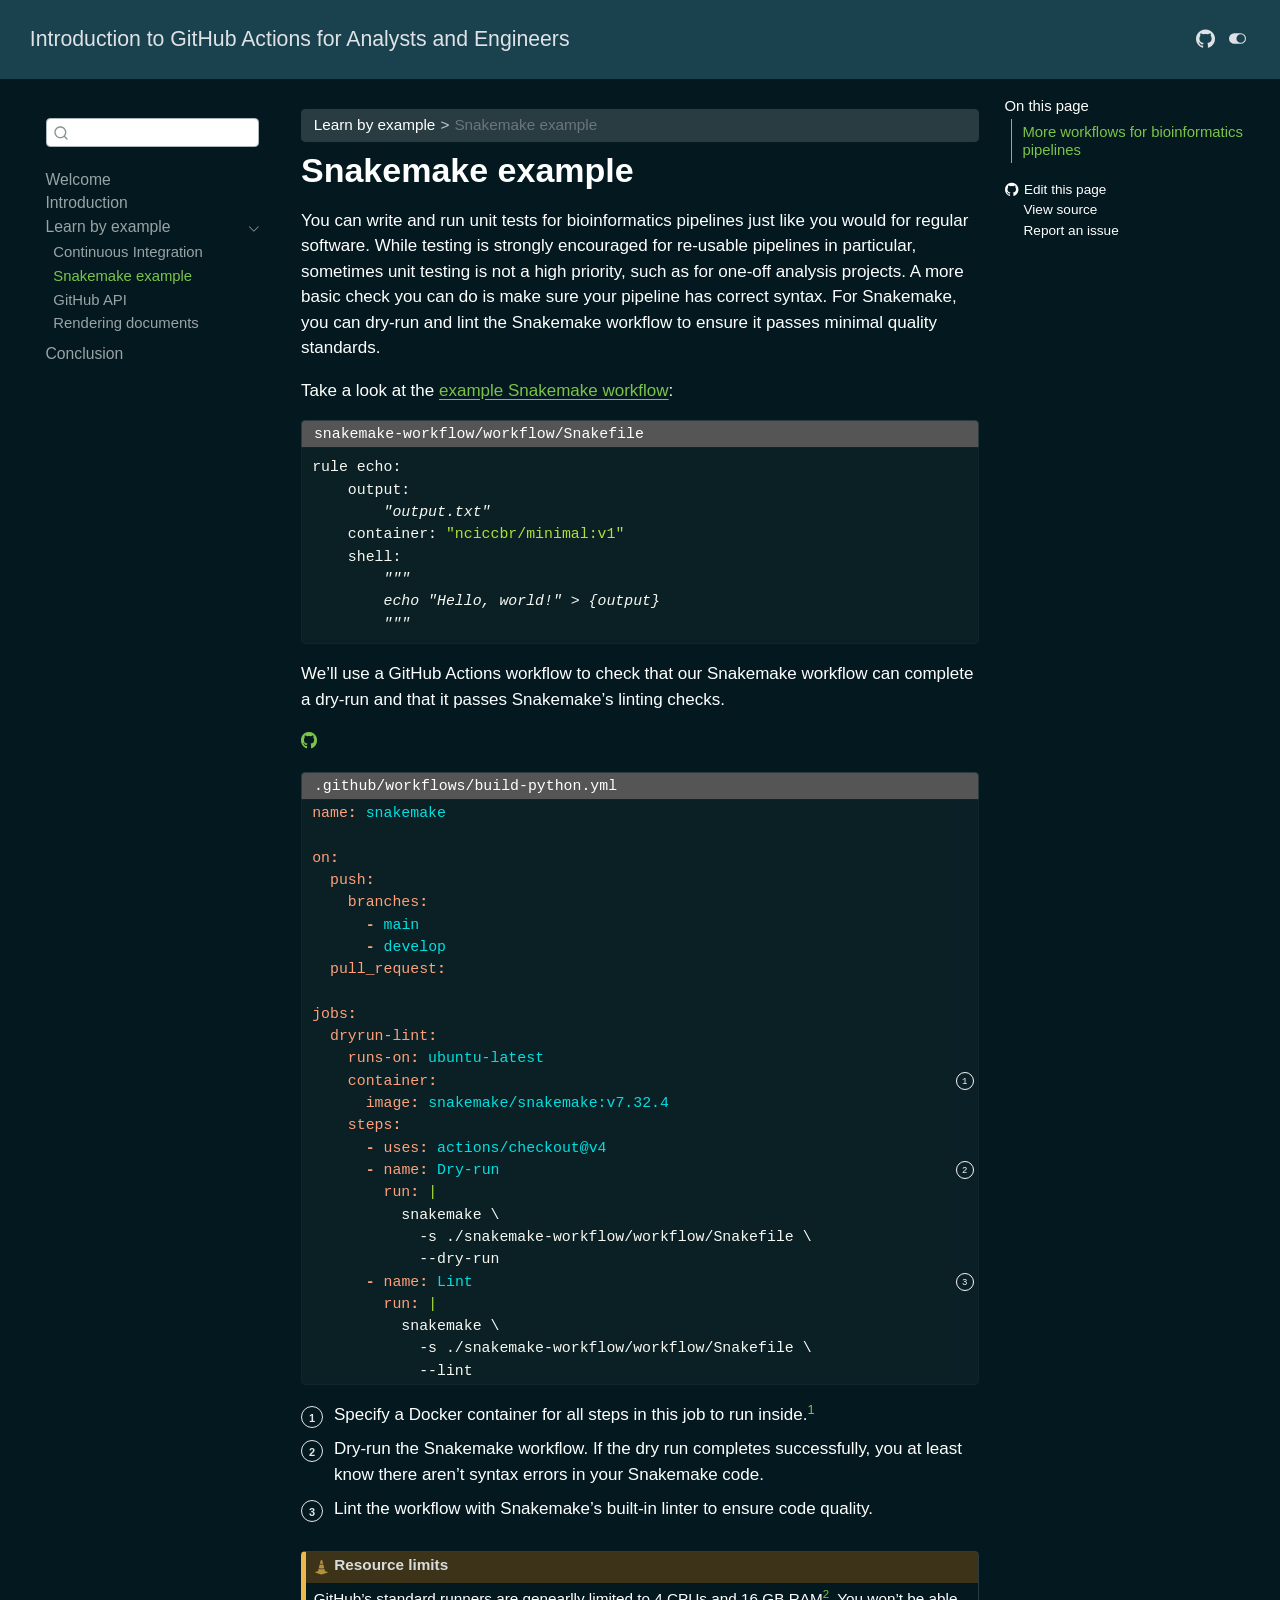
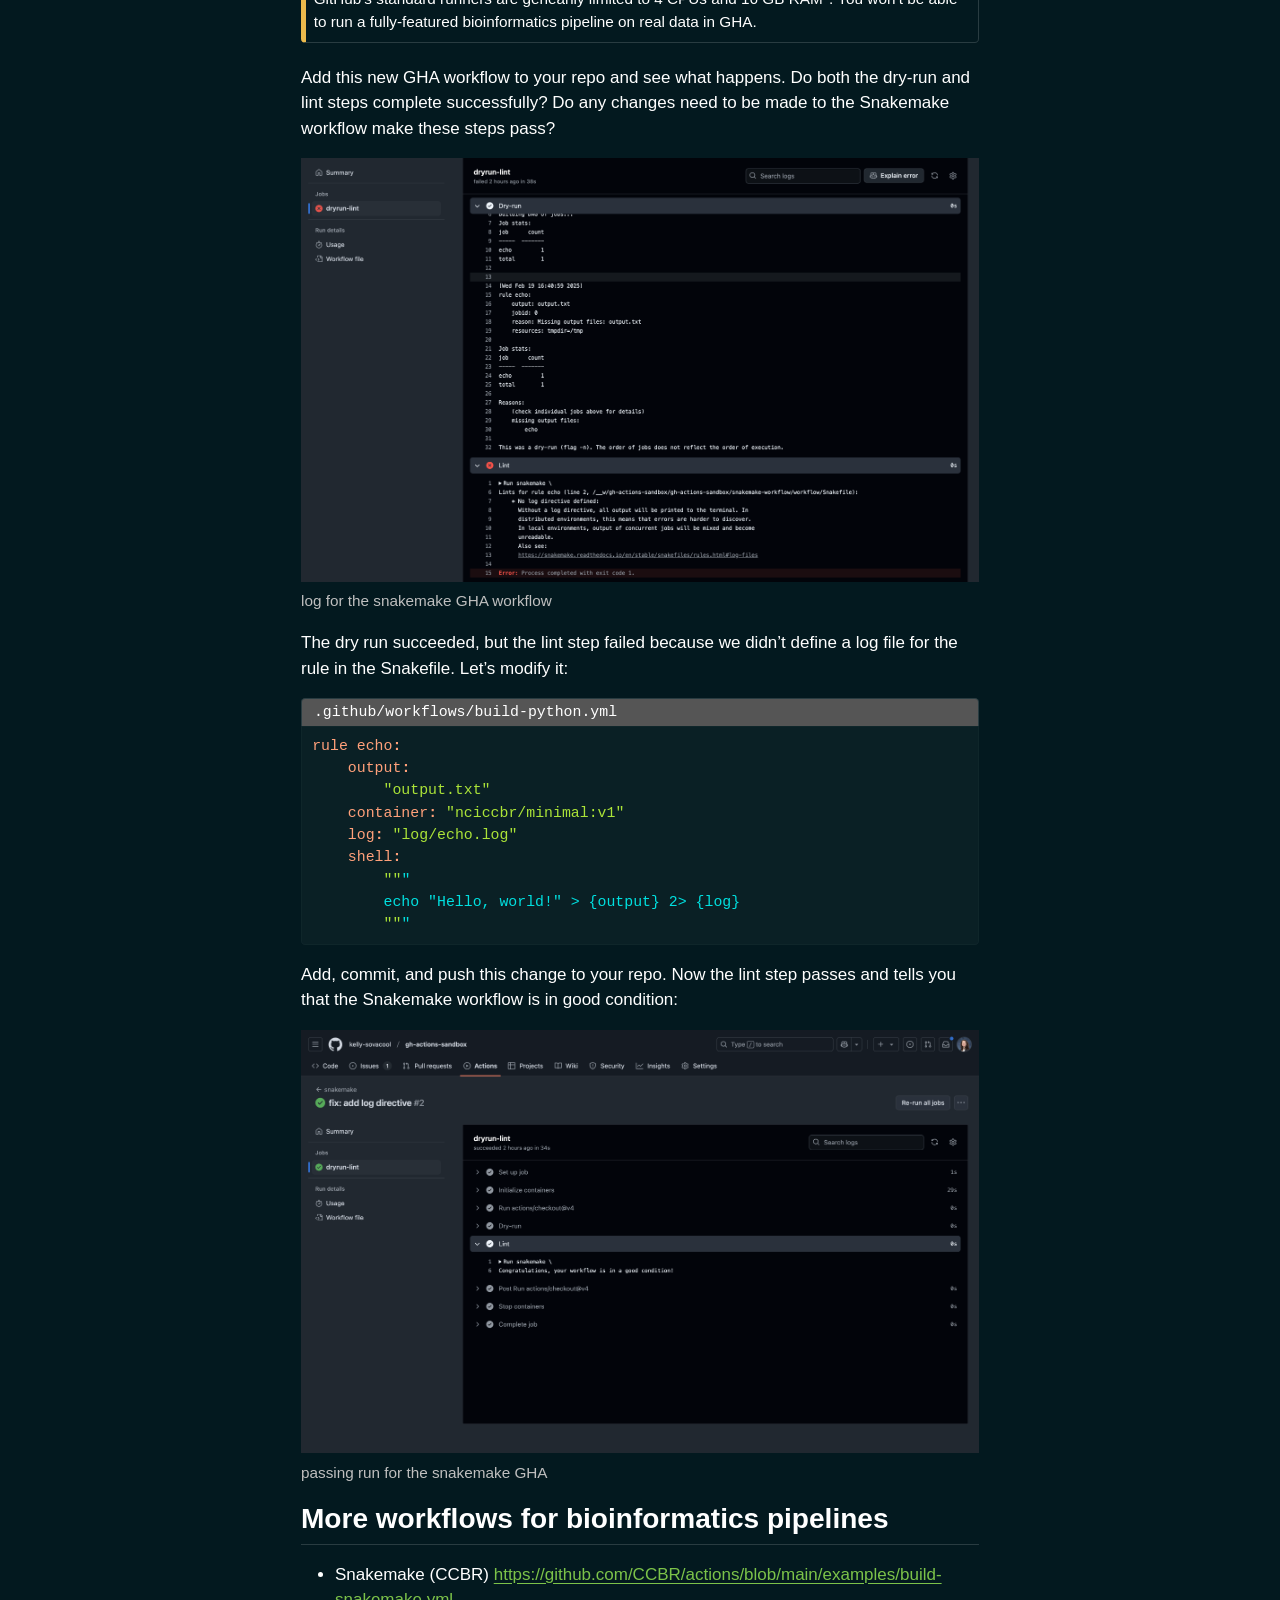
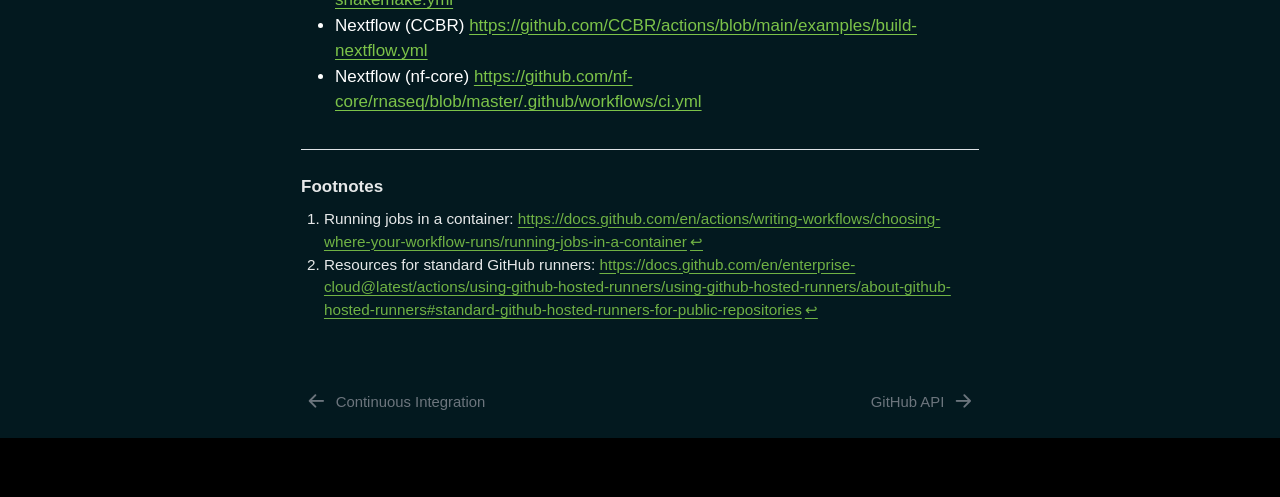
<file: sections/snakemake.html>
<!DOCTYPE html>
<html xmlns="http://www.w3.org/1999/xhtml" lang="en" xml:lang="en"><head>

<meta charset="utf-8">
<meta name="generator" content="quarto-1.7.33">

<meta name="viewport" content="width=device-width, initial-scale=1.0, user-scalable=yes">


<title>Snakemake example – Introduction to GitHub Actions for Analysts and Engineers</title>
<style>
code{white-space: pre-wrap;}
span.smallcaps{font-variant: small-caps;}
div.columns{display: flex; gap: min(4vw, 1.5em);}
div.column{flex: auto; overflow-x: auto;}
div.hanging-indent{margin-left: 1.5em; text-indent: -1.5em;}
ul.task-list{list-style: none;}
ul.task-list li input[type="checkbox"] {
  width: 0.8em;
  margin: 0 0.8em 0.2em -1em; /* quarto-specific, see https://github.com/quarto-dev/quarto-cli/issues/4556 */ 
  vertical-align: middle;
}
/* CSS for syntax highlighting */
html { -webkit-text-size-adjust: 100%; }
pre > code.sourceCode { white-space: pre; position: relative; }
pre > code.sourceCode > span { display: inline-block; line-height: 1.25; }
pre > code.sourceCode > span:empty { height: 1.2em; }
.sourceCode { overflow: visible; }
code.sourceCode > span { color: inherit; text-decoration: inherit; }
div.sourceCode { margin: 1em 0; }
pre.sourceCode { margin: 0; }
@media screen {
div.sourceCode { overflow: auto; }
}
@media print {
pre > code.sourceCode { white-space: pre-wrap; }
pre > code.sourceCode > span { text-indent: -5em; padding-left: 5em; }
}
pre.numberSource code
  { counter-reset: source-line 0; }
pre.numberSource code > span
  { position: relative; left: -4em; counter-increment: source-line; }
pre.numberSource code > span > a:first-child::before
  { content: counter(source-line);
    position: relative; left: -1em; text-align: right; vertical-align: baseline;
    border: none; display: inline-block;
    -webkit-touch-callout: none; -webkit-user-select: none;
    -khtml-user-select: none; -moz-user-select: none;
    -ms-user-select: none; user-select: none;
    padding: 0 4px; width: 4em;
  }
pre.numberSource { margin-left: 3em;  padding-left: 4px; }
div.sourceCode
  {   }
@media screen {
pre > code.sourceCode > span > a:first-child::before { text-decoration: underline; }
}
</style>


<script src="../site_libs/quarto-nav/quarto-nav.js"></script>
<script src="../site_libs/quarto-nav/headroom.min.js"></script>
<script src="../site_libs/clipboard/clipboard.min.js"></script>
<script src="../site_libs/quarto-search/autocomplete.umd.js"></script>
<script src="../site_libs/quarto-search/fuse.min.js"></script>
<script src="../site_libs/quarto-search/quarto-search.js"></script>
<meta name="quarto:offset" content="../">
<link href="../sections/ghapi.html" rel="next">
<link href="../sections/ci.html" rel="prev">
<script src="../site_libs/quarto-html/quarto.js" type="module"></script>
<script src="../site_libs/quarto-html/tabsets/tabsets.js" type="module"></script>
<script src="../site_libs/quarto-html/popper.min.js"></script>
<script src="../site_libs/quarto-html/tippy.umd.min.js"></script>
<script src="../site_libs/quarto-html/anchor.min.js"></script>
<link href="../site_libs/quarto-html/tippy.css" rel="stylesheet">
<link href="../site_libs/quarto-html/quarto-syntax-highlighting-9030c950f5ed9fa19743216b2b2d9943.css" rel="stylesheet" class="quarto-color-scheme" id="quarto-text-highlighting-styles">
<link href="../site_libs/quarto-html/quarto-syntax-highlighting-dark-6bb3c63d94507043459e7aee2b1a5d8c.css" rel="stylesheet" class="quarto-color-scheme quarto-color-alternate" id="quarto-text-highlighting-styles">
<script src="../site_libs/bootstrap/bootstrap.min.js"></script>
<link href="../site_libs/bootstrap/bootstrap-icons.css" rel="stylesheet">
<link href="../site_libs/bootstrap/bootstrap-42c1b9b25e25fa9034d90897d8eac96a.min.css" rel="stylesheet" append-hash="true" class="quarto-color-scheme" id="quarto-bootstrap" data-mode="light">
<link href="../site_libs/bootstrap/bootstrap-dark-a96bd67fb324587711cedc677fe7dfd1.min.css" rel="stylesheet" append-hash="true" class="quarto-color-scheme quarto-color-alternate" id="quarto-bootstrap" data-mode="dark">
<link href="../site_libs/quarto-contrib/fontawesome6-1.2.0/all.min.css" rel="stylesheet">
<link href="../site_libs/quarto-contrib/fontawesome6-1.2.0/latex-fontsize.css" rel="stylesheet">
<script id="quarto-search-options" type="application/json">{
  "location": "sidebar",
  "copy-button": false,
  "collapse-after": 3,
  "panel-placement": "start",
  "type": "textbox",
  "limit": 50,
  "keyboard-shortcut": [
    "f",
    "/",
    "s"
  ],
  "language": {
    "search-no-results-text": "No results",
    "search-matching-documents-text": "matching documents",
    "search-copy-link-title": "Copy link to search",
    "search-hide-matches-text": "Hide additional matches",
    "search-more-match-text": "more match in this document",
    "search-more-matches-text": "more matches in this document",
    "search-clear-button-title": "Clear",
    "search-text-placeholder": "",
    "search-detached-cancel-button-title": "Cancel",
    "search-submit-button-title": "Submit",
    "search-label": "Search"
  }
}</script>


</head>

<body class="nav-sidebar floating nav-fixed quarto-dark"><script id="quarto-html-before-body" type="application/javascript">
    const toggleBodyColorMode = (bsSheetEl) => {
      const mode = bsSheetEl.getAttribute("data-mode");
      const bodyEl = window.document.querySelector("body");
      if (mode === "dark") {
        bodyEl.classList.add("quarto-dark");
        bodyEl.classList.remove("quarto-light");
      } else {
        bodyEl.classList.add("quarto-light");
        bodyEl.classList.remove("quarto-dark");
      }
    }
    const toggleBodyColorPrimary = () => {
      const bsSheetEl = window.document.querySelector("link#quarto-bootstrap:not([rel=disabled-stylesheet])");
      if (bsSheetEl) {
        toggleBodyColorMode(bsSheetEl);
      }
    }
    const setColorSchemeToggle = (alternate) => {
      const toggles = window.document.querySelectorAll('.quarto-color-scheme-toggle');
      for (let i=0; i < toggles.length; i++) {
        const toggle = toggles[i];
        if (toggle) {
          if (alternate) {
            toggle.classList.add("alternate");
          } else {
            toggle.classList.remove("alternate");
          }
        }
      }
    };
    const toggleColorMode = (alternate) => {
      // Switch the stylesheets
      const primaryStylesheets = window.document.querySelectorAll('link.quarto-color-scheme:not(.quarto-color-alternate)');
      const alternateStylesheets = window.document.querySelectorAll('link.quarto-color-scheme.quarto-color-alternate');
      manageTransitions('#quarto-margin-sidebar .nav-link', false);
      if (alternate) {
        // note: dark is layered on light, we don't disable primary!
        enableStylesheet(alternateStylesheets);
        for (const sheetNode of alternateStylesheets) {
          if (sheetNode.id === "quarto-bootstrap") {
            toggleBodyColorMode(sheetNode);
          }
        }
      } else {
        disableStylesheet(alternateStylesheets);
        enableStylesheet(primaryStylesheets)
        toggleBodyColorPrimary();
      }
      manageTransitions('#quarto-margin-sidebar .nav-link', true);
      // Switch the toggles
      setColorSchemeToggle(alternate)
      // Hack to workaround the fact that safari doesn't
      // properly recolor the scrollbar when toggling (#1455)
      if (navigator.userAgent.indexOf('Safari') > 0 && navigator.userAgent.indexOf('Chrome') == -1) {
        manageTransitions("body", false);
        window.scrollTo(0, 1);
        setTimeout(() => {
          window.scrollTo(0, 0);
          manageTransitions("body", true);
        }, 40);
      }
    }
    const disableStylesheet = (stylesheets) => {
      for (let i=0; i < stylesheets.length; i++) {
        const stylesheet = stylesheets[i];
        stylesheet.rel = 'disabled-stylesheet';
      }
    }
    const enableStylesheet = (stylesheets) => {
      for (let i=0; i < stylesheets.length; i++) {
        const stylesheet = stylesheets[i];
        if(stylesheet.rel !== 'stylesheet') { // for Chrome, which will still FOUC without this check
          stylesheet.rel = 'stylesheet';
        }
      }
    }
    const manageTransitions = (selector, allowTransitions) => {
      const els = window.document.querySelectorAll(selector);
      for (let i=0; i < els.length; i++) {
        const el = els[i];
        if (allowTransitions) {
          el.classList.remove('notransition');
        } else {
          el.classList.add('notransition');
        }
      }
    }
    const isFileUrl = () => {
      return window.location.protocol === 'file:';
    }
    const hasAlternateSentinel = () => {
      let styleSentinel = getColorSchemeSentinel();
      if (styleSentinel !== null) {
        return styleSentinel === "alternate";
      } else {
        return false;
      }
    }
    const setStyleSentinel = (alternate) => {
      const value = alternate ? "alternate" : "default";
      if (!isFileUrl()) {
        window.localStorage.setItem("quarto-color-scheme", value);
      } else {
        localAlternateSentinel = value;
      }
    }
    const getColorSchemeSentinel = () => {
      if (!isFileUrl()) {
        const storageValue = window.localStorage.getItem("quarto-color-scheme");
        return storageValue != null ? storageValue : localAlternateSentinel;
      } else {
        return localAlternateSentinel;
      }
    }
    const toggleGiscusIfUsed = (isAlternate, darkModeDefault) => {
      const baseTheme = document.querySelector('#giscus-base-theme')?.value ?? 'light';
      const alternateTheme = document.querySelector('#giscus-alt-theme')?.value ?? 'dark';
      let newTheme = '';
      if(authorPrefersDark) {
        newTheme = isAlternate ? baseTheme : alternateTheme;
      } else {
        newTheme = isAlternate ? alternateTheme : baseTheme;
      }
      const changeGiscusTheme = () => {
        // From: https://github.com/giscus/giscus/issues/336
        const sendMessage = (message) => {
          const iframe = document.querySelector('iframe.giscus-frame');
          if (!iframe) return;
          iframe.contentWindow.postMessage({ giscus: message }, 'https://giscus.app');
        }
        sendMessage({
          setConfig: {
            theme: newTheme
          }
        });
      }
      const isGiscussLoaded = window.document.querySelector('iframe.giscus-frame') !== null;
      if (isGiscussLoaded) {
        changeGiscusTheme();
      }
    };
    const authorPrefersDark = true;
    const darkModeDefault = authorPrefersDark;
    let localAlternateSentinel = darkModeDefault ? 'alternate' : 'default';
    // Dark / light mode switch
    window.quartoToggleColorScheme = () => {
      // Read the current dark / light value
      let toAlternate = !hasAlternateSentinel();
      toggleColorMode(toAlternate);
      setStyleSentinel(toAlternate);
      toggleGiscusIfUsed(toAlternate, darkModeDefault);
      window.dispatchEvent(new Event('resize'));
    };
    // Switch to dark mode if need be
    if (hasAlternateSentinel()) {
      toggleColorMode(true);
    } else {
      toggleColorMode(false);
    }
  </script>

<div id="quarto-search-results"></div>
  <header id="quarto-header" class="headroom fixed-top">
    <nav class="navbar navbar-expand-lg " data-bs-theme="dark">
      <div class="navbar-container container-fluid">
      <div class="navbar-brand-container mx-auto">
    <a class="navbar-brand" href="../index.html">
    <span class="navbar-title">Introduction to GitHub Actions for Analysts and Engineers</span>
    </a>
  </div>
          <button class="navbar-toggler" type="button" data-bs-toggle="collapse" data-bs-target="#navbarCollapse" aria-controls="navbarCollapse" role="menu" aria-expanded="false" aria-label="Toggle navigation" onclick="if (window.quartoToggleHeadroom) { window.quartoToggleHeadroom(); }">
  <span class="navbar-toggler-icon"></span>
</button>
          <div class="collapse navbar-collapse" id="navbarCollapse">
            <ul class="navbar-nav navbar-nav-scroll ms-auto">
  <li class="nav-item compact">
    <a class="nav-link" href="https://github.com/kelly-sovacool/gh-actions-demo"> <i class="bi bi-github" role="img" aria-label="GitHub repository">
</i> 
<span class="menu-text"></span></a>
  </li>  
</ul>
          </div> <!-- /navcollapse -->
            <div class="quarto-navbar-tools">
  <a href="" class="quarto-color-scheme-toggle quarto-navigation-tool  px-1" onclick="window.quartoToggleColorScheme(); return false;" title="Toggle dark mode"><i class="bi"></i></a>
</div>
      </div> <!-- /container-fluid -->
    </nav>
  <nav class="quarto-secondary-nav">
    <div class="container-fluid d-flex">
      <button type="button" class="quarto-btn-toggle btn" data-bs-toggle="collapse" role="button" data-bs-target=".quarto-sidebar-collapse-item" aria-controls="quarto-sidebar" aria-expanded="false" aria-label="Toggle sidebar navigation" onclick="if (window.quartoToggleHeadroom) { window.quartoToggleHeadroom(); }">
        <i class="bi bi-layout-text-sidebar-reverse"></i>
      </button>
        <nav class="quarto-page-breadcrumbs" aria-label="breadcrumb"><ol class="breadcrumb"><li class="breadcrumb-item"><a href="../sections/ci.html">Learn by example</a></li><li class="breadcrumb-item"><a href="../sections/snakemake.html">Snakemake example</a></li></ol></nav>
        <a class="flex-grow-1" role="navigation" data-bs-toggle="collapse" data-bs-target=".quarto-sidebar-collapse-item" aria-controls="quarto-sidebar" aria-expanded="false" aria-label="Toggle sidebar navigation" onclick="if (window.quartoToggleHeadroom) { window.quartoToggleHeadroom(); }">      
        </a>
      <button type="button" class="btn quarto-search-button" aria-label="Search" onclick="window.quartoOpenSearch();">
        <i class="bi bi-search"></i>
      </button>
    </div>
  </nav>
</header>
<!-- content -->
<div id="quarto-content" class="quarto-container page-columns page-rows-contents page-layout-article page-navbar">
<!-- sidebar -->
  <nav id="quarto-sidebar" class="sidebar collapse collapse-horizontal quarto-sidebar-collapse-item sidebar-navigation floating overflow-auto">
        <div class="mt-2 flex-shrink-0 align-items-center">
        <div class="sidebar-search">
        <div id="quarto-search" class="" title="Search"></div>
        </div>
        </div>
    <div class="sidebar-menu-container"> 
    <ul class="list-unstyled mt-1">
        <li class="sidebar-item">
  <div class="sidebar-item-container"> 
  <a href="../index.html" class="sidebar-item-text sidebar-link">
 <span class="menu-text">Welcome</span></a>
  </div>
</li>
        <li class="sidebar-item">
  <div class="sidebar-item-container"> 
  <a href="../sections/intro.html" class="sidebar-item-text sidebar-link">
 <span class="menu-text">Introduction</span></a>
  </div>
</li>
        <li class="sidebar-item sidebar-item-section">
      <div class="sidebar-item-container"> 
            <a class="sidebar-item-text sidebar-link text-start" data-bs-toggle="collapse" data-bs-target="#quarto-sidebar-section-1" role="navigation" aria-expanded="true">
 <span class="menu-text">Learn by example</span></a>
          <a class="sidebar-item-toggle text-start" data-bs-toggle="collapse" data-bs-target="#quarto-sidebar-section-1" role="navigation" aria-expanded="true" aria-label="Toggle section">
            <i class="bi bi-chevron-right ms-2"></i>
          </a> 
      </div>
      <ul id="quarto-sidebar-section-1" class="collapse list-unstyled sidebar-section depth1 show">  
          <li class="sidebar-item">
  <div class="sidebar-item-container"> 
  <a href="../sections/ci.html" class="sidebar-item-text sidebar-link">
 <span class="menu-text">Continuous Integration</span></a>
  </div>
</li>
          <li class="sidebar-item">
  <div class="sidebar-item-container"> 
  <a href="../sections/snakemake.html" class="sidebar-item-text sidebar-link active">
 <span class="menu-text">Snakemake example</span></a>
  </div>
</li>
          <li class="sidebar-item">
  <div class="sidebar-item-container"> 
  <a href="../sections/ghapi.html" class="sidebar-item-text sidebar-link">
 <span class="menu-text">GitHub API</span></a>
  </div>
</li>
          <li class="sidebar-item">
  <div class="sidebar-item-container"> 
  <a href="../sections/docs.html" class="sidebar-item-text sidebar-link">
 <span class="menu-text">Rendering documents</span></a>
  </div>
</li>
      </ul>
  </li>
        <li class="sidebar-item">
  <div class="sidebar-item-container"> 
  <a href="../sections/conclusion.html" class="sidebar-item-text sidebar-link">
 <span class="menu-text">Conclusion</span></a>
  </div>
</li>
    </ul>
    </div>
</nav>
<div id="quarto-sidebar-glass" class="quarto-sidebar-collapse-item" data-bs-toggle="collapse" data-bs-target=".quarto-sidebar-collapse-item"></div>
<!-- margin-sidebar -->
    <div id="quarto-margin-sidebar" class="sidebar margin-sidebar">
        <nav id="TOC" role="doc-toc" class="toc-active">
    <h2 id="toc-title">On this page</h2>
   
  <ul>
  <li><a href="#more-workflows-for-bioinformatics-pipelines" id="toc-more-workflows-for-bioinformatics-pipelines" class="nav-link active" data-scroll-target="#more-workflows-for-bioinformatics-pipelines">More workflows for bioinformatics pipelines</a></li>
  </ul>
<div class="toc-actions"><ul><li><a href="https://github.com/kelly-sovacool/gh-actions-demo/edit/main/sections/snakemake.qmd" class="toc-action"><i class="bi bi-github"></i>Edit this page</a></li><li><a href="https://github.com/kelly-sovacool/gh-actions-demo/blob/main/sections/snakemake.qmd" class="toc-action"><i class="bi empty"></i>View source</a></li><li><a href="https://github.com/kelly-sovacool/gh-actions-demo/issues/new" class="toc-action"><i class="bi empty"></i>Report an issue</a></li></ul></div></nav>
    </div>
<!-- main -->
<main class="content" id="quarto-document-content">


<header id="title-block-header" class="quarto-title-block default"><nav class="quarto-page-breadcrumbs quarto-title-breadcrumbs d-none d-lg-block" aria-label="breadcrumb"><ol class="breadcrumb"><li class="breadcrumb-item"><a href="../sections/ci.html">Learn by example</a></li><li class="breadcrumb-item"><a href="../sections/snakemake.html">Snakemake example</a></li></ol></nav>
<div class="quarto-title">
<h1 class="title">Snakemake example</h1>
</div>



<div class="quarto-title-meta">

    
  
    
  </div>
  


</header>


<p>You can write and run unit tests for bioinformatics pipelines just like you would for regular software. While testing is strongly encouraged for re-usable pipelines in particular, sometimes unit testing is not a high priority, such as for one-off analysis projects. A more basic check you can do is make sure your pipeline has correct syntax. For Snakemake, you can dry-run and lint the Snakemake workflow to ensure it passes minimal quality standards.</p>
<p>Take a look at the <a href="https://github.com/kelly-sovacool/gh-actions-sandbox/blob/main/snakemake-workflow/workflow/Snakefile">example Snakemake workflow</a>:</p>
<div class="code-with-filename">
<div class="code-with-filename-file">
<pre><strong>snakemake-workflow/workflow/Snakefile</strong></pre>
</div>
<div class="sourceCode" id="cb1" data-filename="snakemake-workflow/workflow/Snakefile"><pre class="sourceCode python code-with-copy"><code class="sourceCode python"><span id="cb1-1"><a href="#cb1-1" aria-hidden="true" tabindex="-1"></a>rule echo:</span>
<span id="cb1-2"><a href="#cb1-2" aria-hidden="true" tabindex="-1"></a>    output:</span>
<span id="cb1-3"><a href="#cb1-3" aria-hidden="true" tabindex="-1"></a>        <span class="co">"output.txt"</span></span>
<span id="cb1-4"><a href="#cb1-4" aria-hidden="true" tabindex="-1"></a>    container: <span class="st">"nciccbr/minimal:v1"</span></span>
<span id="cb1-5"><a href="#cb1-5" aria-hidden="true" tabindex="-1"></a>    shell:</span>
<span id="cb1-6"><a href="#cb1-6" aria-hidden="true" tabindex="-1"></a>        <span class="co">"""</span></span>
<span id="cb1-7"><a href="#cb1-7" aria-hidden="true" tabindex="-1"></a><span class="co">        echo "Hello, world!" &gt; {output}</span></span>
<span id="cb1-8"><a href="#cb1-8" aria-hidden="true" tabindex="-1"></a><span class="co">        """</span></span></code><button title="Copy to Clipboard" class="code-copy-button"><i class="bi"></i></button></pre></div>
</div>
<p>We’ll use a GitHub Actions workflow to check that our Snakemake workflow can complete a dry-run and that it passes Snakemake’s linting checks.</p>
<p><a href="https://github.com/kelly-sovacool/gh-actions-sandbox/tree/main/.github/workflows/build-python.yml"><i class="fa-brands fa-github" aria-label="github"></i></a></p>
<div class="code-with-filename">
<div class="code-with-filename-file">
<pre><strong>.github/workflows/build-python.yml</strong></pre>
</div>
<div class="sourceCode" id="annotated-cell-2" data-filename=".github/workflows/build-python.yml"><pre class="sourceCode yaml code-annotation-code code-with-copy code-annotated"><code class="sourceCode yaml"><span id="annotated-cell-2-1"><a href="#annotated-cell-2-1" aria-hidden="true" tabindex="-1"></a><span class="fu">name</span><span class="kw">:</span><span class="at"> snakemake</span></span>
<span id="annotated-cell-2-2"><a href="#annotated-cell-2-2" aria-hidden="true" tabindex="-1"></a></span>
<span id="annotated-cell-2-3"><a href="#annotated-cell-2-3" aria-hidden="true" tabindex="-1"></a><span class="fu">on</span><span class="kw">:</span></span>
<span id="annotated-cell-2-4"><a href="#annotated-cell-2-4" aria-hidden="true" tabindex="-1"></a><span class="at">  </span><span class="fu">push</span><span class="kw">:</span></span>
<span id="annotated-cell-2-5"><a href="#annotated-cell-2-5" aria-hidden="true" tabindex="-1"></a><span class="at">    </span><span class="fu">branches</span><span class="kw">:</span></span>
<span id="annotated-cell-2-6"><a href="#annotated-cell-2-6" aria-hidden="true" tabindex="-1"></a><span class="at">      </span><span class="kw">-</span><span class="at"> main</span></span>
<span id="annotated-cell-2-7"><a href="#annotated-cell-2-7" aria-hidden="true" tabindex="-1"></a><span class="at">      </span><span class="kw">-</span><span class="at"> develop</span></span>
<span id="annotated-cell-2-8"><a href="#annotated-cell-2-8" aria-hidden="true" tabindex="-1"></a><span class="at">  </span><span class="fu">pull_request</span><span class="kw">:</span></span>
<span id="annotated-cell-2-9"><a href="#annotated-cell-2-9" aria-hidden="true" tabindex="-1"></a></span>
<span id="annotated-cell-2-10"><a href="#annotated-cell-2-10" aria-hidden="true" tabindex="-1"></a><span class="fu">jobs</span><span class="kw">:</span></span>
<span id="annotated-cell-2-11"><a href="#annotated-cell-2-11" aria-hidden="true" tabindex="-1"></a><span class="at">  </span><span class="fu">dryrun-lint</span><span class="kw">:</span></span>
<span id="annotated-cell-2-12"><a href="#annotated-cell-2-12" aria-hidden="true" tabindex="-1"></a><span class="at">    </span><span class="fu">runs-on</span><span class="kw">:</span><span class="at"> ubuntu-latest</span></span>
<a class="code-annotation-anchor" data-target-cell="annotated-cell-2" data-target-annotation="1" onclick="event.preventDefault();">1</a><span id="annotated-cell-2-13" class="code-annotation-target"><a href="#annotated-cell-2-13" aria-hidden="true" tabindex="-1"></a><span class="at">    </span><span class="fu">container</span><span class="kw">:</span></span>
<span id="annotated-cell-2-14"><a href="#annotated-cell-2-14" aria-hidden="true" tabindex="-1"></a><span class="at">      </span><span class="fu">image</span><span class="kw">:</span><span class="at"> snakemake/snakemake:v7.32.4</span></span>
<span id="annotated-cell-2-15"><a href="#annotated-cell-2-15" aria-hidden="true" tabindex="-1"></a><span class="at">    </span><span class="fu">steps</span><span class="kw">:</span></span>
<span id="annotated-cell-2-16"><a href="#annotated-cell-2-16" aria-hidden="true" tabindex="-1"></a><span class="at">      </span><span class="kw">-</span><span class="at"> </span><span class="fu">uses</span><span class="kw">:</span><span class="at"> actions/checkout@v4</span></span>
<a class="code-annotation-anchor" data-target-cell="annotated-cell-2" data-target-annotation="2" onclick="event.preventDefault();">2</a><span id="annotated-cell-2-17" class="code-annotation-target"><a href="#annotated-cell-2-17" aria-hidden="true" tabindex="-1"></a><span class="at">      </span><span class="kw">-</span><span class="at"> </span><span class="fu">name</span><span class="kw">:</span><span class="at"> Dry-run</span></span>
<span id="annotated-cell-2-18"><a href="#annotated-cell-2-18" aria-hidden="true" tabindex="-1"></a><span class="fu">        run</span><span class="kw">: </span><span class="ch">|</span></span>
<span id="annotated-cell-2-19"><a href="#annotated-cell-2-19" aria-hidden="true" tabindex="-1"></a>          snakemake \</span>
<span id="annotated-cell-2-20"><a href="#annotated-cell-2-20" aria-hidden="true" tabindex="-1"></a>            -s ./snakemake-workflow/workflow/Snakefile \</span>
<span id="annotated-cell-2-21"><a href="#annotated-cell-2-21" aria-hidden="true" tabindex="-1"></a>            --dry-run</span>
<a class="code-annotation-anchor" data-target-cell="annotated-cell-2" data-target-annotation="3" onclick="event.preventDefault();">3</a><span id="annotated-cell-2-22" class="code-annotation-target"><a href="#annotated-cell-2-22" aria-hidden="true" tabindex="-1"></a><span class="at">      </span><span class="kw">-</span><span class="at"> </span><span class="fu">name</span><span class="kw">:</span><span class="at"> Lint</span></span>
<span id="annotated-cell-2-23"><a href="#annotated-cell-2-23" aria-hidden="true" tabindex="-1"></a><span class="fu">        run</span><span class="kw">: </span><span class="ch">|</span></span>
<span id="annotated-cell-2-24"><a href="#annotated-cell-2-24" aria-hidden="true" tabindex="-1"></a>          snakemake \</span>
<span id="annotated-cell-2-25"><a href="#annotated-cell-2-25" aria-hidden="true" tabindex="-1"></a>            -s ./snakemake-workflow/workflow/Snakefile \</span>
<span id="annotated-cell-2-26"><a href="#annotated-cell-2-26" aria-hidden="true" tabindex="-1"></a>            --lint</span><div class="code-annotation-gutter-bg"></div><div class="code-annotation-gutter"></div></code><button title="Copy to Clipboard" class="code-copy-button"><i class="bi"></i></button></pre></div>
</div>
<dl class="code-annotation-container-grid">
<dt data-target-cell="annotated-cell-2" data-target-annotation="1">1</dt>
<dd>
<span data-code-cell="annotated-cell-2" data-code-lines="13,14" data-code-annotation="1">Specify a Docker container for all steps in this job to run inside.<a href="#fn1" class="footnote-ref" id="fnref1" role="doc-noteref"><sup>1</sup></a></span>
</dd>
<dt data-target-cell="annotated-cell-2" data-target-annotation="2">2</dt>
<dd>
<span data-code-cell="annotated-cell-2" data-code-lines="17,18,19,20,21" data-code-annotation="2">Dry-run the Snakemake workflow. If the dry run completes successfully, you at least know there aren’t syntax errors in your Snakemake code.</span>
</dd>
<dt data-target-cell="annotated-cell-2" data-target-annotation="3">3</dt>
<dd>
<span data-code-cell="annotated-cell-2" data-code-lines="22,23,24,25,26" data-code-annotation="3">Lint the workflow with Snakemake’s built-in linter to ensure code quality.</span>
</dd>
</dl>
<div class="callout callout-style-default callout-caution callout-titled" title="Resource limits">
<div class="callout-header d-flex align-content-center">
<div class="callout-icon-container">
<i class="callout-icon"></i>
</div>
<div class="callout-title-container flex-fill">
Resource limits
</div>
</div>
<div class="callout-body-container callout-body">
<p>GitHub’s standard runners are genearlly limited to 4 CPUs and 16 GB RAM<a href="#fn2" class="footnote-ref" id="fnref2" role="doc-noteref"><sup>2</sup></a>. You won’t be able to run a fully-featured bioinformatics pipeline on real data in GHA.</p>
</div>
</div>
<p>Add this new GHA workflow to your repo and see what happens. Do both the dry-run and lint steps complete successfully? Do any changes need to be made to the Snakemake workflow make these steps pass?</p>
<div class="quarto-figure quarto-figure-center">
<figure class="figure">
<p><img src="../img/snakemake-lint-fail.png" class="img-fluid figure-img"></p>
<figcaption>log for the snakemake GHA workflow</figcaption>
</figure>
</div>
<p>The dry run succeeded, but the lint step failed because we didn’t define a log file for the rule in the Snakefile. Let’s modify it:</p>
<div class="code-with-filename">
<div class="code-with-filename-file">
<pre><strong>.github/workflows/build-python.yml</strong></pre>
</div>
<div class="sourceCode" id="cb2" data-filename=".github/workflows/build-python.yml"><pre class="sourceCode yaml code-with-copy"><code class="sourceCode yaml"><span id="cb2-1"><a href="#cb2-1" aria-hidden="true" tabindex="-1"></a><span class="fu">rule echo</span><span class="kw">:</span></span>
<span id="cb2-2"><a href="#cb2-2" aria-hidden="true" tabindex="-1"></a><span class="at">    </span><span class="fu">output</span><span class="kw">:</span></span>
<span id="cb2-3"><a href="#cb2-3" aria-hidden="true" tabindex="-1"></a><span class="at">        </span><span class="st">"output.txt"</span></span>
<span id="cb2-4"><a href="#cb2-4" aria-hidden="true" tabindex="-1"></a><span class="at">    </span><span class="fu">container</span><span class="kw">:</span><span class="at"> </span><span class="st">"nciccbr/minimal:v1"</span></span>
<span id="cb2-5"><a href="#cb2-5" aria-hidden="true" tabindex="-1"></a><span class="at">    </span><span class="fu">log</span><span class="kw">:</span><span class="at"> </span><span class="st">"log/echo.log"</span></span>
<span id="cb2-6"><a href="#cb2-6" aria-hidden="true" tabindex="-1"></a><span class="at">    </span><span class="fu">shell</span><span class="kw">:</span></span>
<span id="cb2-7"><a href="#cb2-7" aria-hidden="true" tabindex="-1"></a><span class="at">        </span><span class="st">""</span><span class="at">"</span></span>
<span id="cb2-8"><a href="#cb2-8" aria-hidden="true" tabindex="-1"></a><span class="at">        echo "Hello, world!" &gt; {output} 2&gt; {log}</span></span>
<span id="cb2-9"><a href="#cb2-9" aria-hidden="true" tabindex="-1"></a><span class="at">        </span><span class="st">""</span><span class="at">"</span></span></code><button title="Copy to Clipboard" class="code-copy-button"><i class="bi"></i></button></pre></div>
</div>
<p>Add, commit, and push this change to your repo. Now the lint step passes and tells you that the Snakemake workflow is in good condition:</p>
<div class="quarto-figure quarto-figure-center">
<figure class="figure">
<p><img src="../img/snakemake-lint-pass.png" class="img-fluid figure-img"></p>
<figcaption>passing run for the snakemake GHA</figcaption>
</figure>
</div>
<section id="more-workflows-for-bioinformatics-pipelines" class="level2">
<h2 class="anchored" data-anchor-id="more-workflows-for-bioinformatics-pipelines">More workflows for bioinformatics pipelines</h2>
<ul>
<li>Snakemake (CCBR) <a href="https://github.com/CCBR/actions/blob/main/examples/build-snakemake.yml" class="uri">https://github.com/CCBR/actions/blob/main/examples/build-snakemake.yml</a></li>
<li>Nextflow (CCBR) <a href="https://github.com/CCBR/actions/blob/main/examples/build-nextflow.yml" class="uri">https://github.com/CCBR/actions/blob/main/examples/build-nextflow.yml</a></li>
<li>Nextflow (nf-core) <a href="https://github.com/nf-core/rnaseq/blob/master/.github/workflows/ci.yml" class="uri">https://github.com/nf-core/rnaseq/blob/master/.github/workflows/ci.yml</a></li>
</ul>


</section>


<div id="quarto-appendix" class="default"><section id="footnotes" class="footnotes footnotes-end-of-document" role="doc-endnotes"><h2 class="anchored quarto-appendix-heading">Footnotes</h2>

<ol>
<li id="fn1"><p>Running jobs in a container: <a href="https://docs.github.com/en/actions/writing-workflows/choosing-where-your-workflow-runs/running-jobs-in-a-container" class="uri">https://docs.github.com/en/actions/writing-workflows/choosing-where-your-workflow-runs/running-jobs-in-a-container</a><a href="#fnref1" class="footnote-back" role="doc-backlink">↩︎</a></p></li>
<li id="fn2"><p>Resources for standard GitHub runners: <a href="https://docs.github.com/en/enterprise-cloud@latest/actions/using-github-hosted-runners/using-github-hosted-runners/about-github-hosted-runners#standard-github-hosted-runners-for-public-repositories" class="uri">https://docs.github.com/en/enterprise-cloud@latest/actions/using-github-hosted-runners/using-github-hosted-runners/about-github-hosted-runners#standard-github-hosted-runners-for-public-repositories</a><a href="#fnref2" class="footnote-back" role="doc-backlink">↩︎</a></p></li>
</ol>
</section></div></main> <!-- /main -->
<script id="quarto-html-after-body" type="application/javascript">
  window.document.addEventListener("DOMContentLoaded", function (event) {
    // Ensure there is a toggle, if there isn't float one in the top right
    if (window.document.querySelector('.quarto-color-scheme-toggle') === null) {
      const a = window.document.createElement('a');
      a.classList.add('top-right');
      a.classList.add('quarto-color-scheme-toggle');
      a.href = "";
      a.onclick = function() { try { window.quartoToggleColorScheme(); } catch {} return false; };
      const i = window.document.createElement("i");
      i.classList.add('bi');
      a.appendChild(i);
      window.document.body.appendChild(a);
    }
    setColorSchemeToggle(hasAlternateSentinel())
    const icon = "";
    const anchorJS = new window.AnchorJS();
    anchorJS.options = {
      placement: 'right',
      icon: icon
    };
    anchorJS.add('.anchored');
    const isCodeAnnotation = (el) => {
      for (const clz of el.classList) {
        if (clz.startsWith('code-annotation-')) {                     
          return true;
        }
      }
      return false;
    }
    const onCopySuccess = function(e) {
      // button target
      const button = e.trigger;
      // don't keep focus
      button.blur();
      // flash "checked"
      button.classList.add('code-copy-button-checked');
      var currentTitle = button.getAttribute("title");
      button.setAttribute("title", "Copied!");
      let tooltip;
      if (window.bootstrap) {
        button.setAttribute("data-bs-toggle", "tooltip");
        button.setAttribute("data-bs-placement", "left");
        button.setAttribute("data-bs-title", "Copied!");
        tooltip = new bootstrap.Tooltip(button, 
          { trigger: "manual", 
            customClass: "code-copy-button-tooltip",
            offset: [0, -8]});
        tooltip.show();    
      }
      setTimeout(function() {
        if (tooltip) {
          tooltip.hide();
          button.removeAttribute("data-bs-title");
          button.removeAttribute("data-bs-toggle");
          button.removeAttribute("data-bs-placement");
        }
        button.setAttribute("title", currentTitle);
        button.classList.remove('code-copy-button-checked');
      }, 1000);
      // clear code selection
      e.clearSelection();
    }
    const getTextToCopy = function(trigger) {
        const codeEl = trigger.previousElementSibling.cloneNode(true);
        for (const childEl of codeEl.children) {
          if (isCodeAnnotation(childEl)) {
            childEl.remove();
          }
        }
        return codeEl.innerText;
    }
    const clipboard = new window.ClipboardJS('.code-copy-button:not([data-in-quarto-modal])', {
      text: getTextToCopy
    });
    clipboard.on('success', onCopySuccess);
    if (window.document.getElementById('quarto-embedded-source-code-modal')) {
      const clipboardModal = new window.ClipboardJS('.code-copy-button[data-in-quarto-modal]', {
        text: getTextToCopy,
        container: window.document.getElementById('quarto-embedded-source-code-modal')
      });
      clipboardModal.on('success', onCopySuccess);
    }
      var localhostRegex = new RegExp(/^(?:http|https):\/\/localhost\:?[0-9]*\//);
      var mailtoRegex = new RegExp(/^mailto:/);
        var filterRegex = new RegExp("https:\/\/kelly-sovacool\.github\.io\/gh-actions-demo\/");
      var isInternal = (href) => {
          return filterRegex.test(href) || localhostRegex.test(href) || mailtoRegex.test(href);
      }
      // Inspect non-navigation links and adorn them if external
     var links = window.document.querySelectorAll('a[href]:not(.nav-link):not(.navbar-brand):not(.toc-action):not(.sidebar-link):not(.sidebar-item-toggle):not(.pagination-link):not(.no-external):not([aria-hidden]):not(.dropdown-item):not(.quarto-navigation-tool):not(.about-link)');
      for (var i=0; i<links.length; i++) {
        const link = links[i];
        if (!isInternal(link.href)) {
          // undo the damage that might have been done by quarto-nav.js in the case of
          // links that we want to consider external
          if (link.dataset.originalHref !== undefined) {
            link.href = link.dataset.originalHref;
          }
        }
      }
    function tippyHover(el, contentFn, onTriggerFn, onUntriggerFn) {
      const config = {
        allowHTML: true,
        maxWidth: 500,
        delay: 100,
        arrow: false,
        appendTo: function(el) {
            return el.parentElement;
        },
        interactive: true,
        interactiveBorder: 10,
        theme: 'quarto',
        placement: 'bottom-start',
      };
      if (contentFn) {
        config.content = contentFn;
      }
      if (onTriggerFn) {
        config.onTrigger = onTriggerFn;
      }
      if (onUntriggerFn) {
        config.onUntrigger = onUntriggerFn;
      }
      window.tippy(el, config); 
    }
    const noterefs = window.document.querySelectorAll('a[role="doc-noteref"]');
    for (var i=0; i<noterefs.length; i++) {
      const ref = noterefs[i];
      tippyHover(ref, function() {
        // use id or data attribute instead here
        let href = ref.getAttribute('data-footnote-href') || ref.getAttribute('href');
        try { href = new URL(href).hash; } catch {}
        const id = href.replace(/^#\/?/, "");
        const note = window.document.getElementById(id);
        if (note) {
          return note.innerHTML;
        } else {
          return "";
        }
      });
    }
    const xrefs = window.document.querySelectorAll('a.quarto-xref');
    const processXRef = (id, note) => {
      // Strip column container classes
      const stripColumnClz = (el) => {
        el.classList.remove("page-full", "page-columns");
        if (el.children) {
          for (const child of el.children) {
            stripColumnClz(child);
          }
        }
      }
      stripColumnClz(note)
      if (id === null || id.startsWith('sec-')) {
        // Special case sections, only their first couple elements
        const container = document.createElement("div");
        if (note.children && note.children.length > 2) {
          container.appendChild(note.children[0].cloneNode(true));
          for (let i = 1; i < note.children.length; i++) {
            const child = note.children[i];
            if (child.tagName === "P" && child.innerText === "") {
              continue;
            } else {
              container.appendChild(child.cloneNode(true));
              break;
            }
          }
          if (window.Quarto?.typesetMath) {
            window.Quarto.typesetMath(container);
          }
          return container.innerHTML
        } else {
          if (window.Quarto?.typesetMath) {
            window.Quarto.typesetMath(note);
          }
          return note.innerHTML;
        }
      } else {
        // Remove any anchor links if they are present
        const anchorLink = note.querySelector('a.anchorjs-link');
        if (anchorLink) {
          anchorLink.remove();
        }
        if (window.Quarto?.typesetMath) {
          window.Quarto.typesetMath(note);
        }
        if (note.classList.contains("callout")) {
          return note.outerHTML;
        } else {
          return note.innerHTML;
        }
      }
    }
    for (var i=0; i<xrefs.length; i++) {
      const xref = xrefs[i];
      tippyHover(xref, undefined, function(instance) {
        instance.disable();
        let url = xref.getAttribute('href');
        let hash = undefined; 
        if (url.startsWith('#')) {
          hash = url;
        } else {
          try { hash = new URL(url).hash; } catch {}
        }
        if (hash) {
          const id = hash.replace(/^#\/?/, "");
          const note = window.document.getElementById(id);
          if (note !== null) {
            try {
              const html = processXRef(id, note.cloneNode(true));
              instance.setContent(html);
            } finally {
              instance.enable();
              instance.show();
            }
          } else {
            // See if we can fetch this
            fetch(url.split('#')[0])
            .then(res => res.text())
            .then(html => {
              const parser = new DOMParser();
              const htmlDoc = parser.parseFromString(html, "text/html");
              const note = htmlDoc.getElementById(id);
              if (note !== null) {
                const html = processXRef(id, note);
                instance.setContent(html);
              } 
            }).finally(() => {
              instance.enable();
              instance.show();
            });
          }
        } else {
          // See if we can fetch a full url (with no hash to target)
          // This is a special case and we should probably do some content thinning / targeting
          fetch(url)
          .then(res => res.text())
          .then(html => {
            const parser = new DOMParser();
            const htmlDoc = parser.parseFromString(html, "text/html");
            const note = htmlDoc.querySelector('main.content');
            if (note !== null) {
              // This should only happen for chapter cross references
              // (since there is no id in the URL)
              // remove the first header
              if (note.children.length > 0 && note.children[0].tagName === "HEADER") {
                note.children[0].remove();
              }
              const html = processXRef(null, note);
              instance.setContent(html);
            } 
          }).finally(() => {
            instance.enable();
            instance.show();
          });
        }
      }, function(instance) {
      });
    }
        let selectedAnnoteEl;
        const selectorForAnnotation = ( cell, annotation) => {
          let cellAttr = 'data-code-cell="' + cell + '"';
          let lineAttr = 'data-code-annotation="' +  annotation + '"';
          const selector = 'span[' + cellAttr + '][' + lineAttr + ']';
          return selector;
        }
        const selectCodeLines = (annoteEl) => {
          const doc = window.document;
          const targetCell = annoteEl.getAttribute("data-target-cell");
          const targetAnnotation = annoteEl.getAttribute("data-target-annotation");
          const annoteSpan = window.document.querySelector(selectorForAnnotation(targetCell, targetAnnotation));
          const lines = annoteSpan.getAttribute("data-code-lines").split(",");
          const lineIds = lines.map((line) => {
            return targetCell + "-" + line;
          })
          let top = null;
          let height = null;
          let parent = null;
          if (lineIds.length > 0) {
              //compute the position of the single el (top and bottom and make a div)
              const el = window.document.getElementById(lineIds[0]);
              top = el.offsetTop;
              height = el.offsetHeight;
              parent = el.parentElement.parentElement;
            if (lineIds.length > 1) {
              const lastEl = window.document.getElementById(lineIds[lineIds.length - 1]);
              const bottom = lastEl.offsetTop + lastEl.offsetHeight;
              height = bottom - top;
            }
            if (top !== null && height !== null && parent !== null) {
              // cook up a div (if necessary) and position it 
              let div = window.document.getElementById("code-annotation-line-highlight");
              if (div === null) {
                div = window.document.createElement("div");
                div.setAttribute("id", "code-annotation-line-highlight");
                div.style.position = 'absolute';
                parent.appendChild(div);
              }
              div.style.top = top - 2 + "px";
              div.style.height = height + 4 + "px";
              div.style.left = 0;
              let gutterDiv = window.document.getElementById("code-annotation-line-highlight-gutter");
              if (gutterDiv === null) {
                gutterDiv = window.document.createElement("div");
                gutterDiv.setAttribute("id", "code-annotation-line-highlight-gutter");
                gutterDiv.style.position = 'absolute';
                const codeCell = window.document.getElementById(targetCell);
                const gutter = codeCell.querySelector('.code-annotation-gutter');
                gutter.appendChild(gutterDiv);
              }
              gutterDiv.style.top = top - 2 + "px";
              gutterDiv.style.height = height + 4 + "px";
            }
            selectedAnnoteEl = annoteEl;
          }
        };
        const unselectCodeLines = () => {
          const elementsIds = ["code-annotation-line-highlight", "code-annotation-line-highlight-gutter"];
          elementsIds.forEach((elId) => {
            const div = window.document.getElementById(elId);
            if (div) {
              div.remove();
            }
          });
          selectedAnnoteEl = undefined;
        };
          // Handle positioning of the toggle
      window.addEventListener(
        "resize",
        throttle(() => {
          elRect = undefined;
          if (selectedAnnoteEl) {
            selectCodeLines(selectedAnnoteEl);
          }
        }, 10)
      );
      function throttle(fn, ms) {
      let throttle = false;
      let timer;
        return (...args) => {
          if(!throttle) { // first call gets through
              fn.apply(this, args);
              throttle = true;
          } else { // all the others get throttled
              if(timer) clearTimeout(timer); // cancel #2
              timer = setTimeout(() => {
                fn.apply(this, args);
                timer = throttle = false;
              }, ms);
          }
        };
      }
        // Attach click handler to the DT
        const annoteDls = window.document.querySelectorAll('dt[data-target-cell]');
        for (const annoteDlNode of annoteDls) {
          annoteDlNode.addEventListener('click', (event) => {
            const clickedEl = event.target;
            if (clickedEl !== selectedAnnoteEl) {
              unselectCodeLines();
              const activeEl = window.document.querySelector('dt[data-target-cell].code-annotation-active');
              if (activeEl) {
                activeEl.classList.remove('code-annotation-active');
              }
              selectCodeLines(clickedEl);
              clickedEl.classList.add('code-annotation-active');
            } else {
              // Unselect the line
              unselectCodeLines();
              clickedEl.classList.remove('code-annotation-active');
            }
          });
        }
    const findCites = (el) => {
      const parentEl = el.parentElement;
      if (parentEl) {
        const cites = parentEl.dataset.cites;
        if (cites) {
          return {
            el,
            cites: cites.split(' ')
          };
        } else {
          return findCites(el.parentElement)
        }
      } else {
        return undefined;
      }
    };
    var bibliorefs = window.document.querySelectorAll('a[role="doc-biblioref"]');
    for (var i=0; i<bibliorefs.length; i++) {
      const ref = bibliorefs[i];
      const citeInfo = findCites(ref);
      if (citeInfo) {
        tippyHover(citeInfo.el, function() {
          var popup = window.document.createElement('div');
          citeInfo.cites.forEach(function(cite) {
            var citeDiv = window.document.createElement('div');
            citeDiv.classList.add('hanging-indent');
            citeDiv.classList.add('csl-entry');
            var biblioDiv = window.document.getElementById('ref-' + cite);
            if (biblioDiv) {
              citeDiv.innerHTML = biblioDiv.innerHTML;
            }
            popup.appendChild(citeDiv);
          });
          return popup.innerHTML;
        });
      }
    }
  });
  </script>
<nav class="page-navigation">
  <div class="nav-page nav-page-previous">
      <a href="../sections/ci.html" class="pagination-link" aria-label="Continuous Integration">
        <i class="bi bi-arrow-left-short"></i> <span class="nav-page-text">Continuous Integration</span>
      </a>          
  </div>
  <div class="nav-page nav-page-next">
      <a href="../sections/ghapi.html" class="pagination-link" aria-label="GitHub API">
        <span class="nav-page-text">GitHub API</span> <i class="bi bi-arrow-right-short"></i>
      </a>
  </div>
</nav>
</div> <!-- /content -->




<footer class="footer"><div class="nav-footer"><div class="nav-footer-center"><div class="toc-actions d-sm-block d-md-none"><ul><li><a href="https://github.com/kelly-sovacool/gh-actions-demo/edit/main/sections/snakemake.qmd" class="toc-action"><i class="bi bi-github"></i>Edit this page</a></li><li><a href="https://github.com/kelly-sovacool/gh-actions-demo/blob/main/sections/snakemake.qmd" class="toc-action"><i class="bi empty"></i>View source</a></li><li><a href="https://github.com/kelly-sovacool/gh-actions-demo/issues/new" class="toc-action"><i class="bi empty"></i>Report an issue</a></li></ul></div></div></div></footer></body></html>
</file>
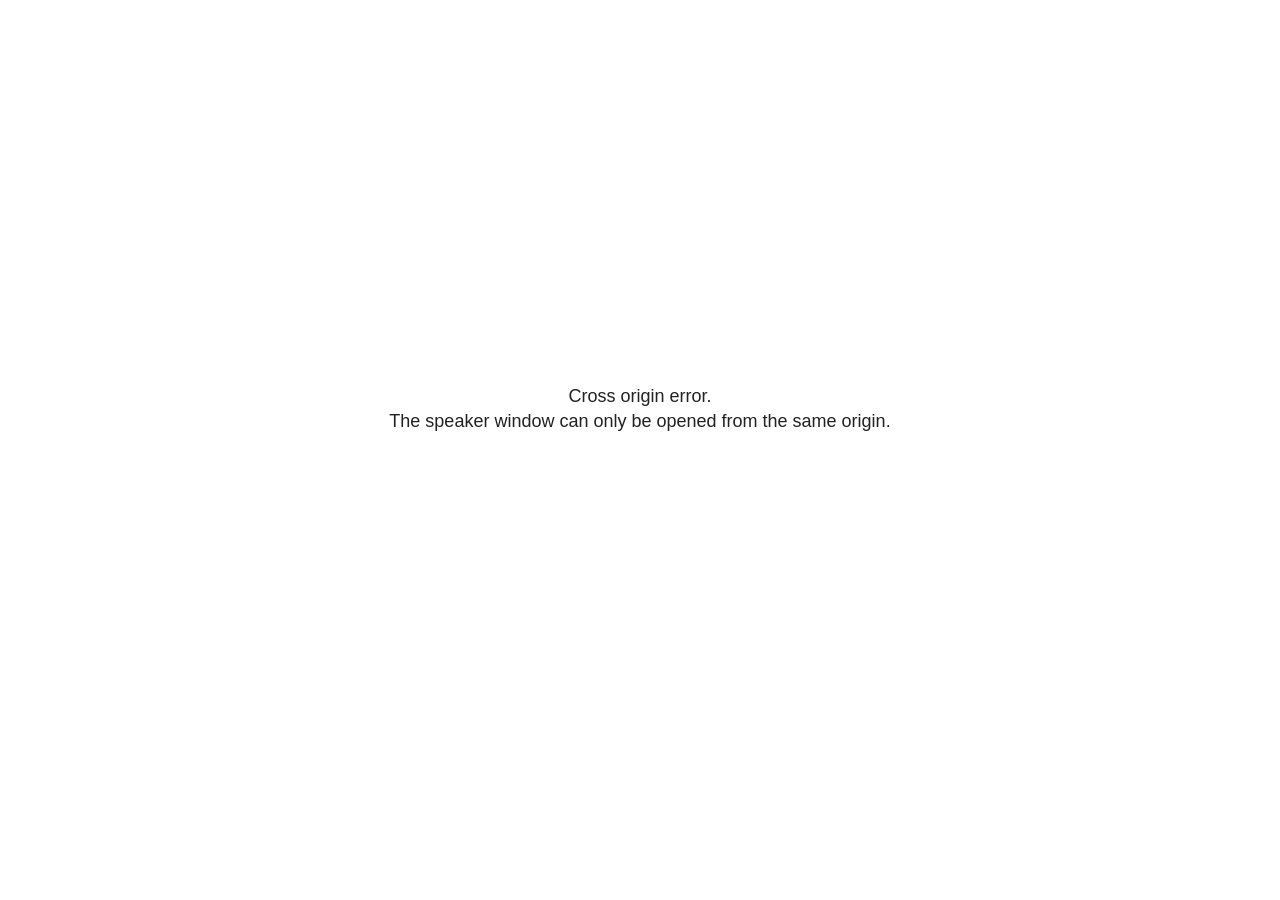
<file: site_libs/revealjs/plugin/notes/speaker-view.html>
<!--
	NOTE: You need to build the notes plugin after making changes to this file.
-->
<html lang="en">
	<head>
		<meta charset="utf-8">

		<title>reveal.js - Speaker View</title>

		<style>
			body {
				font-family: Helvetica;
				font-size: 18px;
			}

			#current-slide,
			#upcoming-slide,
			#speaker-controls {
				padding: 6px;
				box-sizing: border-box;
				-moz-box-sizing: border-box;
			}

			#current-slide iframe,
			#upcoming-slide iframe {
				width: 100%;
				height: 100%;
				border: 1px solid #ddd;
			}

			#current-slide .label,
			#upcoming-slide .label {
				position: absolute;
				top: 10px;
				left: 10px;
				z-index: 2;
			}

			#connection-status {
				position: absolute;
				top: 0;
				left: 0;
				width: 100%;
				height: 100%;
				z-index: 20;
				padding: 30% 20% 20% 20%;
				font-size: 18px;
				color: #222;
				background: #fff;
				text-align: center;
				box-sizing: border-box;
				line-height: 1.4;
			}

			.overlay-element {
				height: 34px;
				line-height: 34px;
				padding: 0 10px;
				text-shadow: none;
				background: rgba( 220, 220, 220, 0.8 );
				color: #222;
				font-size: 14px;
			}

			.overlay-element.interactive:hover {
				background: rgba( 220, 220, 220, 1 );
			}

			#current-slide {
				position: absolute;
				width: 60%;
				height: 100%;
				top: 0;
				left: 0;
				padding-right: 0;
			}

			#upcoming-slide {
				position: absolute;
				width: 40%;
				height: 40%;
				right: 0;
				top: 0;
			}

			/* Speaker controls */
			#speaker-controls {
				position: absolute;
				top: 40%;
				right: 0;
				width: 40%;
				height: 60%;
				overflow: auto;
				font-size: 18px;
			}

				.speaker-controls-time.hidden,
				.speaker-controls-notes.hidden {
					display: none;
				}

				.speaker-controls-time .label,
				.speaker-controls-pace .label,
				.speaker-controls-notes .label {
					text-transform: uppercase;
					font-weight: normal;
					font-size: 0.66em;
					color: #666;
					margin: 0;
				}

				.speaker-controls-time, .speaker-controls-pace {
					border-bottom: 1px solid rgba( 200, 200, 200, 0.5 );
					margin-bottom: 10px;
					padding: 10px 16px;
					padding-bottom: 20px;
					cursor: pointer;
				}

				.speaker-controls-time .reset-button {
					opacity: 0;
					float: right;
					color: #666;
					text-decoration: none;
				}
				.speaker-controls-time:hover .reset-button {
					opacity: 1;
				}

				.speaker-controls-time .timer,
				.speaker-controls-time .clock {
					width: 50%;
				}

				.speaker-controls-time .timer,
				.speaker-controls-time .clock,
				.speaker-controls-time .pacing .hours-value,
				.speaker-controls-time .pacing .minutes-value,
				.speaker-controls-time .pacing .seconds-value {
					font-size: 1.9em;
				}

				.speaker-controls-time .timer {
					float: left;
				}

				.speaker-controls-time .clock {
					float: right;
					text-align: right;
				}

				.speaker-controls-time span.mute {
					opacity: 0.3;
				}

				.speaker-controls-time .pacing-title {
					margin-top: 5px;
				}

				.speaker-controls-time .pacing.ahead {
					color: blue;
				}

				.speaker-controls-time .pacing.on-track {
					color: green;
				}

				.speaker-controls-time .pacing.behind {
					color: red;
				}

				.speaker-controls-notes {
					padding: 10px 16px;
				}

				.speaker-controls-notes .value {
					margin-top: 5px;
					line-height: 1.4;
					font-size: 1.2em;
				}

			/* Layout selector */
			#speaker-layout {
				position: absolute;
				top: 10px;
				right: 10px;
				color: #222;
				z-index: 10;
			}
				#speaker-layout select {
					position: absolute;
					width: 100%;
					height: 100%;
					top: 0;
					left: 0;
					border: 0;
					box-shadow: 0;
					cursor: pointer;
					opacity: 0;

					font-size: 1em;
					background-color: transparent;

					-moz-appearance: none;
					-webkit-appearance: none;
					-webkit-tap-highlight-color: rgba(0, 0, 0, 0);
				}

				#speaker-layout select:focus {
					outline: none;
					box-shadow: none;
				}

			.clear {
				clear: both;
			}

			/* Speaker layout: Wide */
			body[data-speaker-layout="wide"] #current-slide,
			body[data-speaker-layout="wide"] #upcoming-slide {
				width: 50%;
				height: 45%;
				padding: 6px;
			}

			body[data-speaker-layout="wide"] #current-slide {
				top: 0;
				left: 0;
			}

			body[data-speaker-layout="wide"] #upcoming-slide {
				top: 0;
				left: 50%;
			}

			body[data-speaker-layout="wide"] #speaker-controls {
				top: 45%;
				left: 0;
				width: 100%;
				height: 50%;
				font-size: 1.25em;
			}

			/* Speaker layout: Tall */
			body[data-speaker-layout="tall"] #current-slide,
			body[data-speaker-layout="tall"] #upcoming-slide {
				width: 45%;
				height: 50%;
				padding: 6px;
			}

			body[data-speaker-layout="tall"] #current-slide {
				top: 0;
				left: 0;
			}

			body[data-speaker-layout="tall"] #upcoming-slide {
				top: 50%;
				left: 0;
			}

			body[data-speaker-layout="tall"] #speaker-controls {
				padding-top: 40px;
				top: 0;
				left: 45%;
				width: 55%;
				height: 100%;
				font-size: 1.25em;
			}

			/* Speaker layout: Notes only */
			body[data-speaker-layout="notes-only"] #current-slide,
			body[data-speaker-layout="notes-only"] #upcoming-slide {
				display: none;
			}

			body[data-speaker-layout="notes-only"] #speaker-controls {
				padding-top: 40px;
				top: 0;
				left: 0;
				width: 100%;
				height: 100%;
				font-size: 1.25em;
			}

			@media screen and (max-width: 1080px) {
				body[data-speaker-layout="default"] #speaker-controls {
					font-size: 16px;
				}
			}

			@media screen and (max-width: 900px) {
				body[data-speaker-layout="default"] #speaker-controls {
					font-size: 14px;
				}
			}

			@media screen and (max-width: 800px) {
				body[data-speaker-layout="default"] #speaker-controls {
					font-size: 12px;
				}
			}

		</style>
	</head>

	<body>

		<div id="connection-status">Loading speaker view...</div>

		<div id="current-slide"></div>
		<div id="upcoming-slide"><span class="overlay-element label">Upcoming</span></div>
		<div id="speaker-controls">
			<div class="speaker-controls-time">
				<h4 class="label">Time <span class="reset-button">Click to Reset</span></h4>
				<div class="clock">
					<span class="clock-value">0:00 AM</span>
				</div>
				<div class="timer">
					<span class="hours-value">00</span><span class="minutes-value">:00</span><span class="seconds-value">:00</span>
				</div>
				<div class="clear"></div>

				<h4 class="label pacing-title" style="display: none">Pacing – Time to finish current slide</h4>
				<div class="pacing" style="display: none">
					<span class="hours-value">00</span><span class="minutes-value">:00</span><span class="seconds-value">:00</span>
				</div>
			</div>

			<div class="speaker-controls-notes hidden">
				<h4 class="label">Notes</h4>
				<div class="value"></div>
			</div>
		</div>
		<div id="speaker-layout" class="overlay-element interactive">
			<span class="speaker-layout-label"></span>
			<select class="speaker-layout-dropdown"></select>
		</div>

		<script>

			(function() {

				var notes,
					notesValue,
					currentState,
					currentSlide,
					upcomingSlide,
					layoutLabel,
					layoutDropdown,
					pendingCalls = {},
					lastRevealApiCallId = 0,
					connected = false

				var connectionStatus = document.querySelector( '#connection-status' );

				var SPEAKER_LAYOUTS = {
					'default': 'Default',
					'wide': 'Wide',
					'tall': 'Tall',
					'notes-only': 'Notes only'
				};

				setupLayout();

				let openerOrigin;

				try {
					openerOrigin = window.opener.location.origin;
				}
				catch ( error ) { console.warn( error ) }

				// In order to prevent XSS, the speaker view will only run if its
				// opener has the same origin as itself
				if( window.location.origin !== openerOrigin ) {
					connectionStatus.innerHTML = 'Cross origin error.<br>The speaker window can only be opened from the same origin.';
					return;
				}

				var connectionTimeout = setTimeout( function() {
					connectionStatus.innerHTML = 'Error connecting to main window.<br>Please try closing and reopening the speaker view.';
				}, 5000 );

				window.addEventListener( 'message', function( event ) {

					// Validate the origin of all messages to avoid parsing messages
					// that aren't meant for us. Ignore when running off file:// so
					// that the speaker view continues to work without a web server.
					if( window.location.origin !== event.origin && window.location.origin !== 'file://' ) {
						return
					}

					clearTimeout( connectionTimeout );
					connectionStatus.style.display = 'none';

					var data = JSON.parse( event.data );

					// The overview mode is only useful to the reveal.js instance
					// where navigation occurs so we don't sync it
					if( data.state ) delete data.state.overview;

					// Messages sent by the notes plugin inside of the main window
					if( data && data.namespace === 'reveal-notes' ) {
						if( data.type === 'connect' ) {
							handleConnectMessage( data );
						}
						else if( data.type === 'state' ) {
							handleStateMessage( data );
						}
						else if( data.type === 'return' ) {
							pendingCalls[data.callId](data.result);
							delete pendingCalls[data.callId];
						}
					}
					// Messages sent by the reveal.js inside of the current slide preview
					else if( data && data.namespace === 'reveal' ) {
						if( /ready/.test( data.eventName ) ) {
							// Send a message back to notify that the handshake is complete
							window.opener.postMessage( JSON.stringify({ namespace: 'reveal-notes', type: 'connected'} ), '*' );
						}
						else if( /slidechanged|fragmentshown|fragmenthidden|paused|resumed/.test( data.eventName ) && currentState !== JSON.stringify( data.state ) ) {

							dispatchStateToMainWindow( data.state );

						}
					}

				} );

				/**
				 * Updates the presentation in the main window to match the state
				 * of the presentation in the notes window.
				 */
				const dispatchStateToMainWindow = debounce(( state ) => {
					window.opener.postMessage( JSON.stringify({ method: 'setState', args: [ state ]} ), '*' );
				}, 500);

				/**
				 * Asynchronously calls the Reveal.js API of the main frame.
				 */
				function callRevealApi( methodName, methodArguments, callback ) {

					var callId = ++lastRevealApiCallId;
					pendingCalls[callId] = callback;
					window.opener.postMessage( JSON.stringify( {
						namespace: 'reveal-notes',
						type: 'call',
						callId: callId,
						methodName: methodName,
						arguments: methodArguments
					} ), '*' );

				}

				/**
				 * Called when the main window is trying to establish a
				 * connection.
				 */
				function handleConnectMessage( data ) {

					if( connected === false ) {
						connected = true;

						setupIframes( data );
						setupKeyboard();
						setupNotes();
						setupTimer();
						setupHeartbeat();
					}

				}

				/**
				 * Called when the main window sends an updated state.
				 */
				function handleStateMessage( data ) {

					// Store the most recently set state to avoid circular loops
					// applying the same state
					currentState = JSON.stringify( data.state );

					// No need for updating the notes in case of fragment changes
					if ( data.notes ) {
						notes.classList.remove( 'hidden' );
						notesValue.style.whiteSpace = data.whitespace;
						if( data.markdown ) {
							notesValue.innerHTML = marked( data.notes );
						}
						else {
							notesValue.innerHTML = data.notes;
						}
					}
					else {
						notes.classList.add( 'hidden' );
					}

					// Update the note slides
					currentSlide.contentWindow.postMessage( JSON.stringify({ method: 'setState', args: [ data.state ] }), '*' );
					upcomingSlide.contentWindow.postMessage( JSON.stringify({ method: 'setState', args: [ data.state ] }), '*' );
					upcomingSlide.contentWindow.postMessage( JSON.stringify({ method: 'next' }), '*' );

				}

				// Limit to max one state update per X ms
				handleStateMessage = debounce( handleStateMessage, 200 );

				/**
				 * Forward keyboard events to the current slide window.
				 * This enables keyboard events to work even if focus
				 * isn't set on the current slide iframe.
				 *
				 * Block F5 default handling, it reloads and disconnects
				 * the speaker notes window.
				 */
				function setupKeyboard() {

					document.addEventListener( 'keydown', function( event ) {
						if( event.keyCode === 116 || ( event.metaKey && event.keyCode === 82 ) ) {
							event.preventDefault();
							return false;
						}
						currentSlide.contentWindow.postMessage( JSON.stringify({ method: 'triggerKey', args: [ event.keyCode ] }), '*' );
					} );

				}

				/**
				 * Creates the preview iframes.
				 */
				function setupIframes( data ) {

					var params = [
						'receiver',
						'progress=false',
						'history=false',
						'transition=none',
						'autoSlide=0',
						'backgroundTransition=none'
					].join( '&' );

					var urlSeparator = /\?/.test(data.url) ? '&' : '?';
					var hash = '#/' + data.state.indexh + '/' + data.state.indexv;
					var currentURL = data.url + urlSeparator + params + '&scrollActivationWidth=false&postMessageEvents=true' + hash;
					var upcomingURL = data.url + urlSeparator + params + '&scrollActivationWidth=false&controls=false' + hash;

					currentSlide = document.createElement( 'iframe' );
					currentSlide.setAttribute( 'width', 1280 );
					currentSlide.setAttribute( 'height', 1024 );
					currentSlide.setAttribute( 'src', currentURL );
					document.querySelector( '#current-slide' ).appendChild( currentSlide );

					upcomingSlide = document.createElement( 'iframe' );
					upcomingSlide.setAttribute( 'width', 640 );
					upcomingSlide.setAttribute( 'height', 512 );
					upcomingSlide.setAttribute( 'src', upcomingURL );
					document.querySelector( '#upcoming-slide' ).appendChild( upcomingSlide );

				}

				/**
				 * Setup the notes UI.
				 */
				function setupNotes() {

					notes = document.querySelector( '.speaker-controls-notes' );
					notesValue = document.querySelector( '.speaker-controls-notes .value' );

				}

				/**
				 * We send out a heartbeat at all times to ensure we can
				 * reconnect with the main presentation window after reloads.
				 */
				function setupHeartbeat() {

					setInterval( () => {
						window.opener.postMessage( JSON.stringify({ namespace: 'reveal-notes', type: 'heartbeat'} ), '*' );
					}, 1000 );

				}

				function getTimings( callback ) {

					callRevealApi( 'getSlidesAttributes', [], function ( slideAttributes ) {
						callRevealApi( 'getConfig', [], function ( config ) {
							var totalTime = config.totalTime;
							var minTimePerSlide = config.minimumTimePerSlide || 0;
							var defaultTiming = config.defaultTiming;
							if ((defaultTiming == null) && (totalTime == null)) {
								callback(null);
								return;
							}
							// Setting totalTime overrides defaultTiming
							if (totalTime) {
								defaultTiming = 0;
							}
							var timings = [];
							for ( var i in slideAttributes ) {
								var slide = slideAttributes[ i ];
								var timing = defaultTiming;
								if( slide.hasOwnProperty( 'data-timing' )) {
									var t = slide[ 'data-timing' ];
									timing = parseInt(t);
									if( isNaN(timing) ) {
										console.warn("Could not parse timing '" + t + "' of slide " + i + "; using default of " + defaultTiming);
										timing = defaultTiming;
									}
								}
								timings.push(timing);
							}
							if ( totalTime ) {
								// After we've allocated time to individual slides, we summarize it and
								// subtract it from the total time
								var remainingTime = totalTime - timings.reduce( function(a, b) { return a + b; }, 0 );
								// The remaining time is divided by the number of slides that have 0 seconds
								// allocated at the moment, giving the average time-per-slide on the remaining slides
								var remainingSlides = (timings.filter( function(x) { return x == 0 }) ).length
								var timePerSlide = Math.round( remainingTime / remainingSlides, 0 )
								// And now we replace every zero-value timing with that average
								timings = timings.map( function(x) { return (x==0 ? timePerSlide : x) } );
							}
							var slidesUnderMinimum = timings.filter( function(x) { return (x < minTimePerSlide) } ).length
							if ( slidesUnderMinimum ) {
								message = "The pacing time for " + slidesUnderMinimum + " slide(s) is under the configured minimum of " + minTimePerSlide + " seconds. Check the data-timing attribute on individual slides, or consider increasing the totalTime or minimumTimePerSlide configuration options (or removing some slides).";
								alert(message);
							}
							callback( timings );
						} );
					} );

				}

				/**
				 * Return the number of seconds allocated for presenting
				 * all slides up to and including this one.
				 */
				function getTimeAllocated( timings, callback ) {

					callRevealApi( 'getSlidePastCount', [], function ( currentSlide ) {
						var allocated = 0;
						for (var i in timings.slice(0, currentSlide + 1)) {
							allocated += timings[i];
						}
						callback( allocated );
					} );

				}

				/**
				 * Create the timer and clock and start updating them
				 * at an interval.
				 */
				function setupTimer() {

					var start = new Date(),
					timeEl = document.querySelector( '.speaker-controls-time' ),
					clockEl = timeEl.querySelector( '.clock-value' ),
					hoursEl = timeEl.querySelector( '.hours-value' ),
					minutesEl = timeEl.querySelector( '.minutes-value' ),
					secondsEl = timeEl.querySelector( '.seconds-value' ),
					pacingTitleEl = timeEl.querySelector( '.pacing-title' ),
					pacingEl = timeEl.querySelector( '.pacing' ),
					pacingHoursEl = pacingEl.querySelector( '.hours-value' ),
					pacingMinutesEl = pacingEl.querySelector( '.minutes-value' ),
					pacingSecondsEl = pacingEl.querySelector( '.seconds-value' );

					var timings = null;
					getTimings( function ( _timings ) {

						timings = _timings;
						if (_timings !== null) {
							pacingTitleEl.style.removeProperty('display');
							pacingEl.style.removeProperty('display');
						}

						// Update once directly
						_updateTimer();

						// Then update every second
						setInterval( _updateTimer, 1000 );

					} );


					function _resetTimer() {

						if (timings == null) {
							start = new Date();
							_updateTimer();
						}
						else {
							// Reset timer to beginning of current slide
							getTimeAllocated( timings, function ( slideEndTimingSeconds ) {
								var slideEndTiming = slideEndTimingSeconds * 1000;
								callRevealApi( 'getSlidePastCount', [], function ( currentSlide ) {
									var currentSlideTiming = timings[currentSlide] * 1000;
									var previousSlidesTiming = slideEndTiming - currentSlideTiming;
									var now = new Date();
									start = new Date(now.getTime() - previousSlidesTiming);
									_updateTimer();
								} );
							} );
						}

					}

					timeEl.addEventListener( 'click', function() {
						_resetTimer();
						return false;
					} );

					function _displayTime( hrEl, minEl, secEl, time) {

						var sign = Math.sign(time) == -1 ? "-" : "";
						time = Math.abs(Math.round(time / 1000));
						var seconds = time % 60;
						var minutes = Math.floor( time / 60 ) % 60 ;
						var hours = Math.floor( time / ( 60 * 60 )) ;
						hrEl.innerHTML = sign + zeroPadInteger( hours );
						if (hours == 0) {
							hrEl.classList.add( 'mute' );
						}
						else {
							hrEl.classList.remove( 'mute' );
						}
						minEl.innerHTML = ':' + zeroPadInteger( minutes );
						if (hours == 0 && minutes == 0) {
							minEl.classList.add( 'mute' );
						}
						else {
							minEl.classList.remove( 'mute' );
						}
						secEl.innerHTML = ':' + zeroPadInteger( seconds );
					}

					function _updateTimer() {

						var diff, hours, minutes, seconds,
						now = new Date();

						diff = now.getTime() - start.getTime();

						clockEl.innerHTML = now.toLocaleTimeString( 'en-US', { hour12: true, hour: '2-digit', minute:'2-digit' } );
						_displayTime( hoursEl, minutesEl, secondsEl, diff );
						if (timings !== null) {
							_updatePacing(diff);
						}

					}

					function _updatePacing(diff) {

						getTimeAllocated( timings, function ( slideEndTimingSeconds ) {
							var slideEndTiming = slideEndTimingSeconds * 1000;

							callRevealApi( 'getSlidePastCount', [], function ( currentSlide ) {
								var currentSlideTiming = timings[currentSlide] * 1000;
								var timeLeftCurrentSlide = slideEndTiming - diff;
								if (timeLeftCurrentSlide < 0) {
									pacingEl.className = 'pacing behind';
								}
								else if (timeLeftCurrentSlide < currentSlideTiming) {
									pacingEl.className = 'pacing on-track';
								}
								else {
									pacingEl.className = 'pacing ahead';
								}
								_displayTime( pacingHoursEl, pacingMinutesEl, pacingSecondsEl, timeLeftCurrentSlide );
							} );
						} );
					}

				}

				/**
				 * Sets up the speaker view layout and layout selector.
				 */
				function setupLayout() {

					layoutDropdown = document.querySelector( '.speaker-layout-dropdown' );
					layoutLabel = document.querySelector( '.speaker-layout-label' );

					// Render the list of available layouts
					for( var id in SPEAKER_LAYOUTS ) {
						var option = document.createElement( 'option' );
						option.setAttribute( 'value', id );
						option.textContent = SPEAKER_LAYOUTS[ id ];
						layoutDropdown.appendChild( option );
					}

					// Monitor the dropdown for changes
					layoutDropdown.addEventListener( 'change', function( event ) {

						setLayout( layoutDropdown.value );

					}, false );

					// Restore any currently persisted layout
					setLayout( getLayout() );

				}

				/**
				 * Sets a new speaker view layout. The layout is persisted
				 * in local storage.
				 */
				function setLayout( value ) {

					var title = SPEAKER_LAYOUTS[ value ];

					layoutLabel.innerHTML = 'Layout' + ( title ? ( ': ' + title ) : '' );
					layoutDropdown.value = value;

					document.body.setAttribute( 'data-speaker-layout', value );

					// Persist locally
					if( supportsLocalStorage() ) {
						window.localStorage.setItem( 'reveal-speaker-layout', value );
					}

				}

				/**
				 * Returns the ID of the most recently set speaker layout
				 * or our default layout if none has been set.
				 */
				function getLayout() {

					if( supportsLocalStorage() ) {
						var layout = window.localStorage.getItem( 'reveal-speaker-layout' );
						if( layout ) {
							return layout;
						}
					}

					// Default to the first record in the layouts hash
					for( var id in SPEAKER_LAYOUTS ) {
						return id;
					}

				}

				function supportsLocalStorage() {

					try {
						localStorage.setItem('test', 'test');
						localStorage.removeItem('test');
						return true;
					}
					catch( e ) {
						return false;
					}

				}

				function zeroPadInteger( num ) {

					var str = '00' + parseInt( num );
					return str.substring( str.length - 2 );

				}

				/**
				 * Limits the frequency at which a function can be called.
				 */
				function debounce( fn, ms ) {

					var lastTime = 0,
						timeout;

					return function() {

						var args = arguments;
						var context = this;

						clearTimeout( timeout );

						var timeSinceLastCall = Date.now() - lastTime;
						if( timeSinceLastCall > ms ) {
							fn.apply( context, args );
							lastTime = Date.now();
						}
						else {
							timeout = setTimeout( function() {
								fn.apply( context, args );
								lastTime = Date.now();
							}, ms - timeSinceLastCall );
						}

					}

				}

			})();

		</script>
	</body>
</html>
</file>
<file: site_libs/quarto-html/tippy.css>
.tippy-box[data-animation=fade][data-state=hidden]{opacity:0}[data-tippy-root]{max-width:calc(100vw - 10px)}.tippy-box{position:relative;background-color:#333;color:#fff;border-radius:4px;font-size:14px;line-height:1.4;white-space:normal;outline:0;transition-property:transform,visibility,opacity}.tippy-box[data-placement^=top]>.tippy-arrow{bottom:0}.tippy-box[data-placement^=top]>.tippy-arrow:before{bottom:-7px;left:0;border-width:8px 8px 0;border-top-color:initial;transform-origin:center top}.tippy-box[data-placement^=bottom]>.tippy-arrow{top:0}.tippy-box[data-placement^=bottom]>.tippy-arrow:before{top:-7px;left:0;border-width:0 8px 8px;border-bottom-color:initial;transform-origin:center bottom}.tippy-box[data-placement^=left]>.tippy-arrow{right:0}.tippy-box[data-placement^=left]>.tippy-arrow:before{border-width:8px 0 8px 8px;border-left-color:initial;right:-7px;transform-origin:center left}.tippy-box[data-placement^=right]>.tippy-arrow{left:0}.tippy-box[data-placement^=right]>.tippy-arrow:before{left:-7px;border-width:8px 8px 8px 0;border-right-color:initial;transform-origin:center right}.tippy-box[data-inertia][data-state=visible]{transition-timing-function:cubic-bezier(.54,1.5,.38,1.11)}.tippy-arrow{width:16px;height:16px;color:#333}.tippy-arrow:before{content:"";position:absolute;border-color:transparent;border-style:solid}.tippy-content{position:relative;padding:5px 9px;z-index:1}
</file>
<file: site_libs/quarto-html/quarto-syntax-highlighting-9030c950f5ed9fa19743216b2b2d9943.css>
/* quarto syntax highlight colors */
:root {
  --quarto-hl-ot-color: #003B4F;
  --quarto-hl-at-color: #657422;
  --quarto-hl-ss-color: #20794D;
  --quarto-hl-an-color: #5E5E5E;
  --quarto-hl-fu-color: #4758AB;
  --quarto-hl-st-color: #20794D;
  --quarto-hl-cf-color: #003B4F;
  --quarto-hl-op-color: #5E5E5E;
  --quarto-hl-er-color: #AD0000;
  --quarto-hl-bn-color: #AD0000;
  --quarto-hl-al-color: #AD0000;
  --quarto-hl-va-color: #111111;
  --quarto-hl-bu-color: inherit;
  --quarto-hl-ex-color: inherit;
  --quarto-hl-pp-color: #AD0000;
  --quarto-hl-in-color: #5E5E5E;
  --quarto-hl-vs-color: #20794D;
  --quarto-hl-wa-color: #5E5E5E;
  --quarto-hl-do-color: #5E5E5E;
  --quarto-hl-im-color: #00769E;
  --quarto-hl-ch-color: #20794D;
  --quarto-hl-dt-color: #AD0000;
  --quarto-hl-fl-color: #AD0000;
  --quarto-hl-co-color: #5E5E5E;
  --quarto-hl-cv-color: #5E5E5E;
  --quarto-hl-cn-color: #8f5902;
  --quarto-hl-sc-color: #5E5E5E;
  --quarto-hl-dv-color: #AD0000;
  --quarto-hl-kw-color: #003B4F;
}

/* other quarto variables */
:root {
  --quarto-font-monospace: "Roboto Mono", "Andale Mono" "Source Code Pro", monospace;
}

/* syntax highlight based on Pandoc's rules */
pre > code.sourceCode > span {
  color: #003B4F;
}

code.sourceCode > span {
  color: #003B4F;
}

div.sourceCode,
div.sourceCode pre.sourceCode {
  color: #003B4F;
}

/* Normal */
code span {
  color: #003B4F;
}

/* Alert */
code span.al {
  color: #AD0000;
  font-style: inherit;
}

/* Annotation */
code span.an {
  color: #5E5E5E;
  font-style: inherit;
}

/* Attribute */
code span.at {
  color: #657422;
  font-style: inherit;
}

/* BaseN */
code span.bn {
  color: #AD0000;
  font-style: inherit;
}

/* BuiltIn */
code span.bu {
  font-style: inherit;
}

/* ControlFlow */
code span.cf {
  color: #003B4F;
  font-weight: bold;
  font-style: inherit;
}

/* Char */
code span.ch {
  color: #20794D;
  font-style: inherit;
}

/* Constant */
code span.cn {
  color: #8f5902;
  font-style: inherit;
}

/* Comment */
code span.co {
  color: #5E5E5E;
  font-style: inherit;
}

/* CommentVar */
code span.cv {
  color: #5E5E5E;
  font-style: italic;
}

/* Documentation */
code span.do {
  color: #5E5E5E;
  font-style: italic;
}

/* DataType */
code span.dt {
  color: #AD0000;
  font-style: inherit;
}

/* DecVal */
code span.dv {
  color: #AD0000;
  font-style: inherit;
}

/* Error */
code span.er {
  color: #AD0000;
  font-style: inherit;
}

/* Extension */
code span.ex {
  font-style: inherit;
}

/* Float */
code span.fl {
  color: #AD0000;
  font-style: inherit;
}

/* Function */
code span.fu {
  color: #4758AB;
  font-style: inherit;
}

/* Import */
code span.im {
  color: #00769E;
  font-style: inherit;
}

/* Information */
code span.in {
  color: #5E5E5E;
  font-style: inherit;
}

/* Keyword */
code span.kw {
  color: #003B4F;
  font-weight: bold;
  font-style: inherit;
}

/* Operator */
code span.op {
  color: #5E5E5E;
  font-style: inherit;
}

/* Other */
code span.ot {
  color: #003B4F;
  font-style: inherit;
}

/* Preprocessor */
code span.pp {
  color: #AD0000;
  font-style: inherit;
}

/* SpecialChar */
code span.sc {
  color: #5E5E5E;
  font-style: inherit;
}

/* SpecialString */
code span.ss {
  color: #20794D;
  font-style: inherit;
}

/* String */
code span.st {
  color: #20794D;
  font-style: inherit;
}

/* Variable */
code span.va {
  color: #111111;
  font-style: inherit;
}

/* VerbatimString */
code span.vs {
  color: #20794D;
  font-style: inherit;
}

/* Warning */
code span.wa {
  color: #5E5E5E;
  font-style: italic;
}

.prevent-inlining {
  content: "</";
}

/*# sourceMappingURL=0d22ef52d96ca19ff5f0b32ce64fee9b.css.map */
</file>
<file: site_libs/quarto-html/quarto-syntax-highlighting-dark-6bb3c63d94507043459e7aee2b1a5d8c.css>
/* quarto syntax highlight colors */
:root {
  --quarto-hl-al-color: #f07178;
  --quarto-hl-an-color: #d4d0ab;
  --quarto-hl-at-color: #00e0e0;
  --quarto-hl-bn-color: #d4d0ab;
  --quarto-hl-bu-color: #abe338;
  --quarto-hl-ch-color: #abe338;
  --quarto-hl-co-color: #f8f8f2;
  --quarto-hl-cv-color: #ffd700;
  --quarto-hl-cn-color: #ffd700;
  --quarto-hl-cf-color: #ffa07a;
  --quarto-hl-dt-color: #ffa07a;
  --quarto-hl-dv-color: #d4d0ab;
  --quarto-hl-do-color: #f8f8f2;
  --quarto-hl-er-color: #f07178;
  --quarto-hl-ex-color: #00e0e0;
  --quarto-hl-fl-color: #d4d0ab;
  --quarto-hl-fu-color: #ffa07a;
  --quarto-hl-im-color: #abe338;
  --quarto-hl-in-color: #d4d0ab;
  --quarto-hl-kw-color: #ffa07a;
  --quarto-hl-op-color: #ffa07a;
  --quarto-hl-ot-color: #00e0e0;
  --quarto-hl-pp-color: #dcc6e0;
  --quarto-hl-re-color: #00e0e0;
  --quarto-hl-sc-color: #abe338;
  --quarto-hl-ss-color: #abe338;
  --quarto-hl-st-color: #abe338;
  --quarto-hl-va-color: #00e0e0;
  --quarto-hl-vs-color: #abe338;
  --quarto-hl-wa-color: #dcc6e0;
}

/* other quarto variables */
:root {
  --quarto-font-monospace: "Roboto Mono", "Andale Mono" "Source Code Pro", monospace;
}

/* syntax highlight based on Pandoc's rules */
pre > code.sourceCode > span {
  color: #f8f8f2;
}

code.sourceCode > span {
  color: #f8f8f2;
}

div.sourceCode,
div.sourceCode pre.sourceCode {
  color: #f8f8f2;
}

/* Normal */
code span {
  color: #f8f8f2;
}

/* Alert */
code span.al {
  color: #f07178;
}

/* Annotation */
code span.an {
  color: #d4d0ab;
}

/* Attribute */
code span.at {
  color: #00e0e0;
}

/* BaseN */
code span.bn {
  color: #d4d0ab;
}

/* BuiltIn */
code span.bu {
  color: #abe338;
}

/* ControlFlow */
code span.cf {
  font-weight: bold;
  color: #ffa07a;
}

/* Char */
code span.ch {
  color: #abe338;
}

/* Constant */
code span.cn {
  color: #ffd700;
}

/* Comment */
code span.co {
  font-style: italic;
  color: #f8f8f2;
}

/* CommentVar */
code span.cv {
  color: #ffd700;
}

/* Documentation */
code span.do {
  color: #f8f8f2;
}

/* DataType */
code span.dt {
  color: #ffa07a;
}

/* DecVal */
code span.dv {
  color: #d4d0ab;
}

/* Error */
code span.er {
  color: #f07178;
  text-decoration: underline;
}

/* Extension */
code span.ex {
  font-weight: bold;
  color: #00e0e0;
}

/* Float */
code span.fl {
  color: #d4d0ab;
}

/* Function */
code span.fu {
  color: #ffa07a;
}

/* Import */
code span.im {
  color: #abe338;
}

/* Information */
code span.in {
  color: #d4d0ab;
}

/* Keyword */
code span.kw {
  font-weight: bold;
  color: #ffa07a;
}

/* Operator */
code span.op {
  color: #ffa07a;
}

/* Other */
code span.ot {
  color: #00e0e0;
}

/* Preprocessor */
code span.pp {
  color: #dcc6e0;
}

/* RegionMarker */
code span.re {
  background-color: #f8f8f2;
  color: #00e0e0;
}

/* SpecialChar */
code span.sc {
  color: #abe338;
}

/* SpecialString */
code span.ss {
  color: #abe338;
}

/* String */
code span.st {
  color: #abe338;
}

/* Variable */
code span.va {
  color: #00e0e0;
}

/* VerbatimString */
code span.vs {
  color: #abe338;
}

/* Warning */
code span.wa {
  color: #dcc6e0;
}

.prevent-inlining {
  content: "</";
}

/*# sourceMappingURL=58d4672ba967b461b8c0f54c7a1f8bb6.css.map */
</file>
<file: site_libs/quarto-contrib/fontawesome6-1.2.0/latex-fontsize.css>
.fa-tiny {
  font-size: 0.5em;
}
.fa-scriptsize {
  font-size: 0.7em;
}
.fa-footnotesize {
  font-size: 0.8em;
}
.fa-small {
  font-size: 0.9em;
}
.fa-normalsize {
  font-size: 1em;
}
.fa-large {
  font-size: 1.2em;
}
.fa-Large {
  font-size: 1.5em;
}
.fa-LARGE {
  font-size: 1.75em;
}
.fa-huge {
  font-size: 2em;
}
.fa-Huge {
  font-size: 2.5em;
}
</file>
